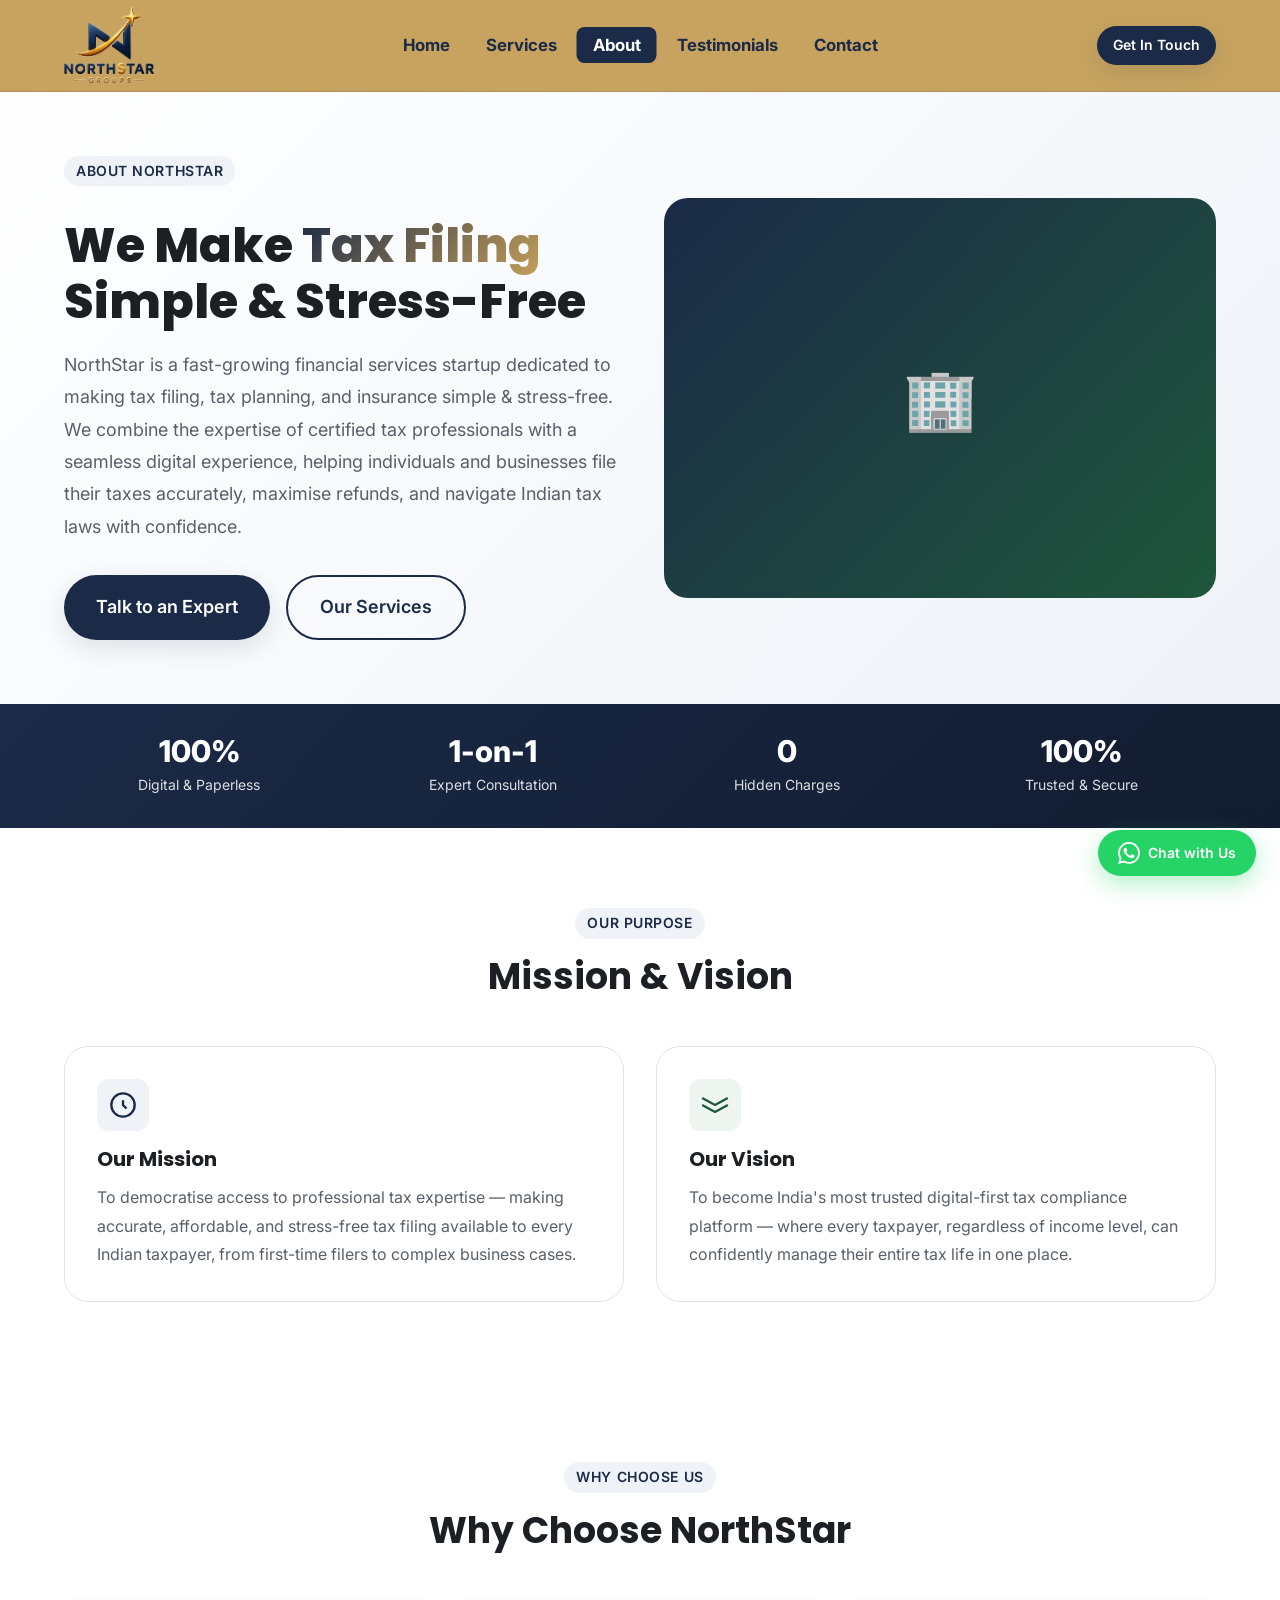
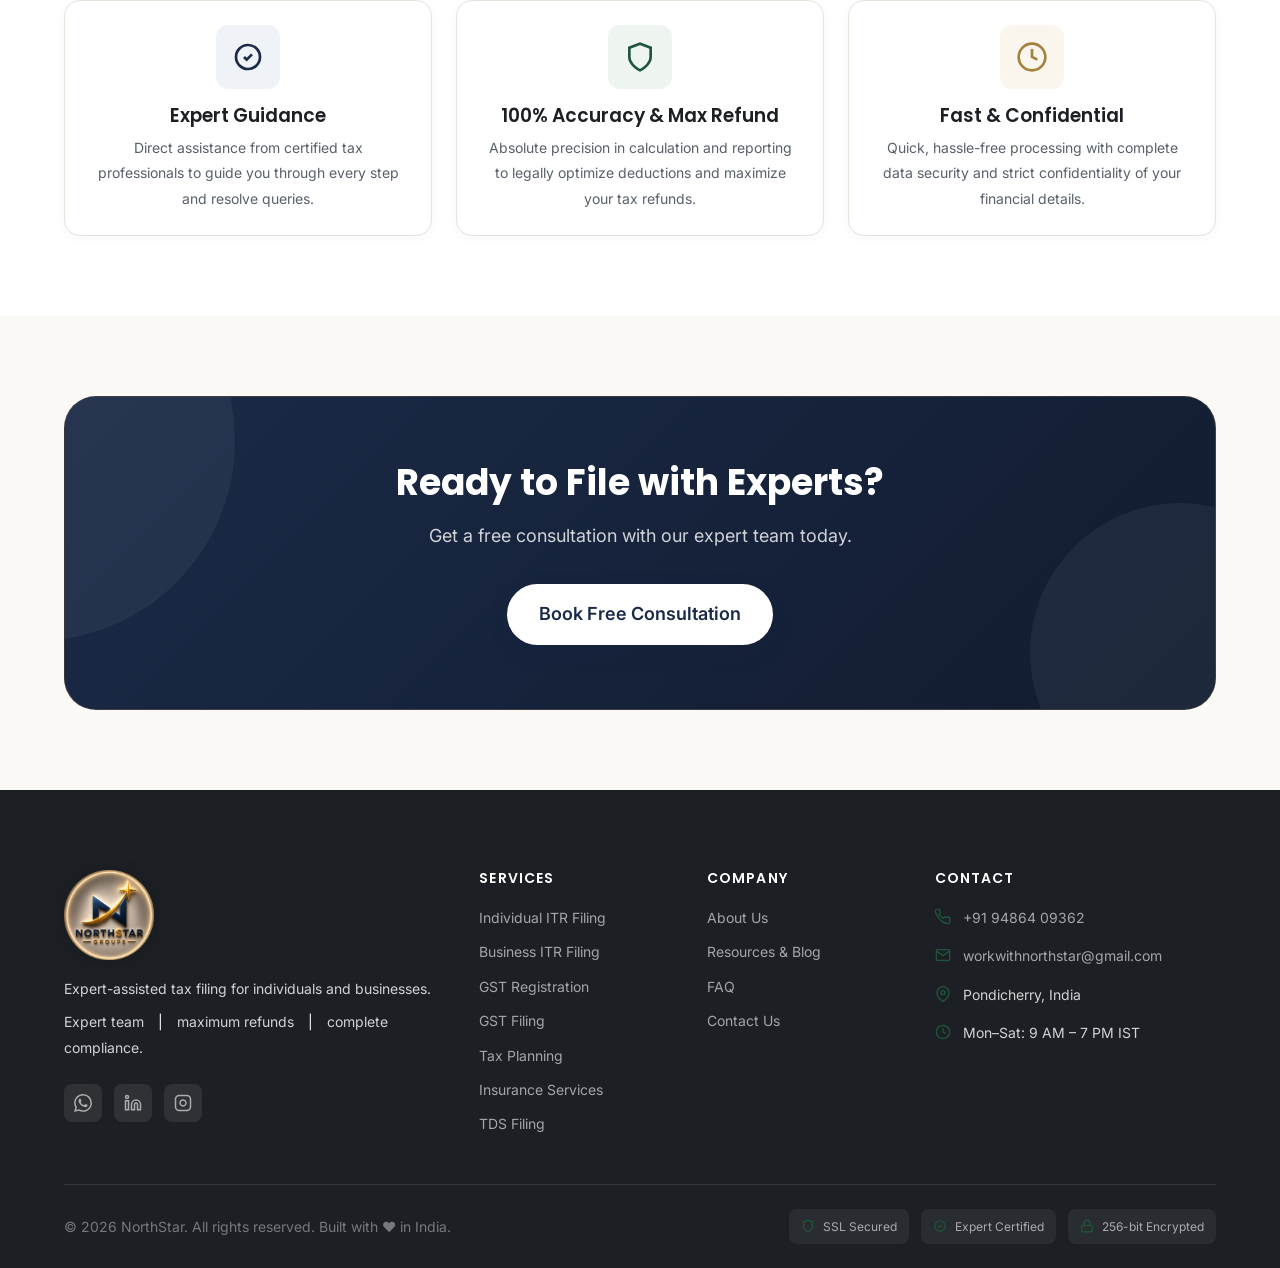
<file: pages/about.html>
<!DOCTYPE html>
<html lang="en">

<head>
  <meta charset="UTF-8" />
  <meta name="viewport" content="width=device-width, initial-scale=1.0" />
  <title>About Us — NorthStar | Expert-Guided Tax Filing Services India</title>
  <meta name="description"
    content="Learn about NorthStar — India's trusted ITR and GST filing startup. Digital-first, expert support, transparent tax filing." />
  <link rel="preconnect" href="https://fonts.googleapis.com" />
  <link
    href="https://fonts.googleapis.com/css2?family=Inter:wght@400;500;600;700;800&family=Poppins:wght@500;600;700;800&display=swap"
    rel="stylesheet" />
  <link rel="stylesheet" href="../css/variables.css?v=1.2" />
  <link rel="stylesheet" href="../css/reset.css?v=1.2" />
  <link rel="stylesheet" href="../css/main.css?v=1.2" />
  <style>
    .about-hero {
      background: linear-gradient(135deg, var(--bg-white) 0%, var(--primary-light) 100%);
      padding: calc(var(--nav-height) + var(--sp-16)) 0 var(--sp-16);
    }

    .about-hero-grid {
      display: grid;
      grid-template-columns: 1fr 1fr;
      gap: var(--sp-12);
      align-items: center;
    }

    .about-img-placeholder {
      background: linear-gradient(135deg, var(--primary), var(--secondary));
      border-radius: var(--radius-xl);
      height: 400px;
      display: flex;
      align-items: center;
      justify-content: center;
      color: #fff;
      font-size: var(--text-6xl);
    }

    .team-grid {
      display: grid;
      grid-template-columns: repeat(4, 1fr);
      gap: var(--sp-6);
    }

    .team-card {
      text-align: center;
    }

    .team-avatar {
      width: 88px;
      height: 88px;
      border-radius: 50%;
      margin: 0 auto var(--sp-4);
      background: linear-gradient(135deg, var(--primary), var(--secondary));
      display: flex;
      align-items: center;
      justify-content: center;
      color: #fff;
      font-size: var(--text-2xl);
      font-weight: var(--fw-bold);
    }

    .team-name {
      font-weight: var(--fw-semi);
      margin-bottom: 4px;
    }

    .team-role {
      font-size: var(--text-sm);
      color: var(--text-muted);
    }

    .cert-grid {
      display: grid;
      grid-template-columns: repeat(3, 1fr);
      gap: var(--sp-6);
    }

    .cert-card {
      background: var(--bg-white);
      border-radius: var(--radius-lg);
      padding: var(--sp-6);
      border: 1px solid var(--border);
      text-align: center;
      box-shadow: var(--shadow-sm);
    }

    .cert-icon {
      width: 64px;
      height: 64px;
      margin: 0 auto var(--sp-4);
      background: var(--primary-light);
      border-radius: var(--radius-md);
      display: flex;
      align-items: center;
      justify-content: center;
      color: var(--primary);
    }

    .mission-grid {
      display: grid;
      grid-template-columns: 1fr 1fr;
      gap: var(--sp-8);
    }

    .mission-card {
      background: var(--bg-white);
      border-radius: var(--radius-xl);
      padding: var(--sp-8);
      border: 1px solid var(--border);
    }

    .mission-icon {
      width: 52px;
      height: 52px;
      border-radius: var(--radius-md);
      display: flex;
      align-items: center;
      justify-content: center;
      margin-bottom: var(--sp-4);
    }

    @media (max-width: 1023px) {

      .about-hero-grid,
      .mission-grid {
        grid-template-columns: 1fr;
      }

      .team-grid {
        grid-template-columns: repeat(2, 1fr);
      }

      .cert-grid {
        grid-template-columns: repeat(2, 1fr);
      }

      .about-img-placeholder {
        height: 280px;
      }
    }

    @media (max-width: 767px) {
      .about-hero {
        padding: calc(var(--nav-height) + var(--sp-10)) 0 var(--sp-10);
      }

      .team-grid,
      .cert-grid {
        grid-template-columns: 1fr 1fr;
      }

      .about-img-placeholder {
        display: none;
      }

      .mission-card {
        padding: var(--sp-6);
      }
    }

    @media (max-width: 480px) {
      .team-grid {
        grid-template-columns: 1fr 1fr;
      }

      .cert-grid {
        grid-template-columns: 1fr;
      }

      .about-hero {
        padding: calc(var(--nav-height) + var(--sp-6)) 0 var(--sp-8);
      }
    }

    @media (max-width: 360px) {
      .team-grid {
        grid-template-columns: 1fr;
      }
    }
  </style>
  <script type="text/javascript">
    (function (c, l, a, r, i, t, y) {
      c[a] = c[a] || function () { (c[a].q = c[a].q || []).push(arguments) };
      t = l.createElement(r); t.async = 1; t.src = "https://www.clarity.ms/tag/" + i;
      y = l.getElementsByTagName(r)[0]; y.parentNode.insertBefore(t, y);
    })(window, document, "clarity", "script", "xf7hijyryt");
  </script>
</head>

<body>
  <!-- Navbar (shared) -->
  <nav class="navbar navbar-dark" id="navbar" role="navigation" aria-label="Main navigation">
    <div class="container">
      <div class="navbar-inner">
        <a href="../index.html" class="navbar-logo" aria-label="NorthStar Home">
          <img src="../assets/images/northstar-logo.png" alt="NorthStar Financial Services" class="navbar-logo-img" />
        </a>
        <ul class="navbar-nav" role="list">
          <li><a href="../index.html#home" class="nav-link">Home</a></li>
          <li><a href="services.html" class="nav-link">Services</a></li>
          <li><a href="about.html" class="nav-link active">About</a></li>
          <li><a href="../index.html#testimonials" class="nav-link">Testimonials</a></li>
          <li><a href="../index.html#contact" class="nav-link">Contact</a></li>
        </ul>
        <div class="navbar-actions">
          <a href="tel:+919486409362" class="navbar-phone" aria-label="Call us">
            <svg width="16" height="16" fill="none" stroke="currentColor" stroke-width="2" viewBox="0 0 24 24"
              aria-hidden="true">
              <path
                d="M22 16.92v3a2 2 0 01-2.18 2 19.79 19.79 0 01-8.63-3.07A19.5 19.5 0 013.07 9.81a19.79 19.79 0 01-3.07-8.68A2 2 0 012 .18h3a2 2 0 012 1.72 12.84 12.84 0 00.7 2.81 2 2 0 01-.45 2.11L6.09 7.91a16 16 0 006 6l1.27-1.27a2 2 0 012.11-.45 12.84 12.84 0 002.81.7A2 2 0 0122 14.92z" />
            </svg>
            +91 94864 09362
          </a>
          <a href="../index.html#contact" class="btn btn-primary btn-sm">Get In Touch</a>
        </div>
        <button class="hamburger" id="hamburger" aria-label="Toggle menu" aria-expanded="false"
          aria-controls="mobile-menu"><span></span><span></span><span></span></button>
      </div>
    </div>
  </nav>

  <!-- Mobile Menu -->
  <div class="mobile-menu" id="mobile-menu" role="dialog" aria-label="Mobile navigation">
    <a href="../index.html#home" class="nav-link">Home</a>
    <a href="services.html" class="nav-link">Services</a>
    <a href="about.html" class="nav-link">About</a>
    <a href="../index.html#testimonials" class="nav-link">Testimonials</a>
    <a href="../index.html#contact" class="nav-link">Contact</a>
    <div class="mobile-menu-actions">
      <a href="tel:+919486409362" class="btn btn-outline">📞 +91 94864 09362</a>
      <a href="../index.html#contact" class="btn btn-primary">Get In Touch</a>
    </div>
  </div>

  <main>
    <!-- Hero -->
    <section class="about-hero">
      <div class="container">
        <div class="about-hero-grid">
          <div>
            <span class="section-tag">About NorthStar</span>
            <h1 class="hero-title"
              style="font-size: clamp(var(--text-3xl), 4vw, var(--text-5xl)); margin-top: var(--sp-4);">We Make <span
                class="highlight">Tax Filing</span> Simple & Stress-Free</h1>
            <p
              style="font-size: var(--text-lg); color: var(--text-secondary); line-height: var(--lh-relaxed); margin-top: var(--sp-5);">
              NorthStar is a fast-growing financial services startup dedicated to making tax filing, tax planning, and
              insurance simple & stress-free. We combine the expertise of certified tax professionals with a seamless
              digital experience, helping individuals and businesses file their taxes accurately, maximise refunds, and
              navigate Indian tax laws with confidence.</p>
            <div style="display:flex; gap: var(--sp-4); margin-top: var(--sp-8); flex-wrap: wrap;">
              <a href="../index.html#contact" class="btn btn-primary btn-lg">Talk to an Expert</a>
              <a href="services.html" class="btn btn-outline btn-lg">Our Services</a>
            </div>
          </div>
          <div class="about-img-placeholder" aria-label="NorthStar team photo placeholder">🏢</div>
        </div>
      </div>
    </section>

    <!-- Stats -->
    <section class="trust-bar" aria-label="Company statistics">
      <div class="container">
        <div class="trust-bar-grid">
          <div class="trust-stat">
            <div class="trust-stat-value">100%</div>
            <div class="trust-stat-label">Digital &amp; Paperless</div>
          </div>
          <div class="trust-stat">
            <div class="trust-stat-value">1-on-1</div>
            <div class="trust-stat-label">Expert Consultation</div>
          </div>
          <div class="trust-stat">
            <div class="trust-stat-value">0</div>
            <div class="trust-stat-label">Hidden Charges</div>
          </div>
          <div class="trust-stat">
            <div class="trust-stat-value">100%</div>
            <div class="trust-stat-label">Trusted &amp; Secure</div>
          </div>
        </div>
      </div>
    </section>

    <!-- Mission & Vision -->
    <section class="section">
      <div class="container">
        <div class="section-header">
          <span class="section-tag">Our Purpose</span>
          <h2 class="section-title">Mission & Vision</h2>
        </div>
        <div class="mission-grid">
          <div class="mission-card">
            <div class="mission-icon" style="background: var(--primary-light);"><svg width="28" height="28" fill="none"
                stroke="var(--primary)" stroke-width="2" viewBox="0 0 24 24">
                <circle cx="12" cy="12" r="10" />
                <path d="M12 8v4l3 3" />
              </svg></div>
            <h3 style="font-size: var(--text-xl); margin-bottom: var(--sp-3);">Our Mission</h3>
            <p style="color: var(--text-secondary); line-height: var(--lh-relaxed);">To democratise access to
              professional tax expertise — making accurate, affordable, and stress-free tax filing available to every
              Indian taxpayer, from first-time filers to complex business cases.</p>
          </div>
          <div class="mission-card">
            <div class="mission-icon" style="background: var(--secondary-light);"><svg width="28" height="28"
                fill="none" stroke="var(--secondary)" stroke-width="2" viewBox="0 0 24 24">
                <path d="M1 6l11 6 11-6M1 12l11 6 11-6" />
              </svg></div>
            <h3 style="font-size: var(--text-xl); margin-bottom: var(--sp-3);">Our Vision</h3>
            <p style="color: var(--text-secondary); line-height: var(--lh-relaxed);">To become India's most trusted
              digital-first tax compliance platform — where every taxpayer, regardless of income level, can confidently
              manage their entire tax life in one place.</p>
          </div>
        </div>
      </div>
    </section>



    <!-- Certifications -->
    <section class="section">
      <div class="container">
        <div class="section-header">
          <span class="section-tag">Why Choose Us</span>
          <h2 class="section-title">Why Choose NorthStar</h2>
        </div>
        <div class="cert-grid">
          <div class="cert-card">
            <div class="cert-icon" style="background: var(--primary-light); color: var(--primary);">
              <svg width="32" height="32" fill="none" stroke="currentColor" stroke-width="2" viewBox="0 0 24 24">
                <path d="M9 12l2 2 4-4m6 2a9 9 0 11-18 0 9 9 0 0118 0z" />
              </svg>
            </div>
            <h3 style="font-weight: var(--fw-semi); margin-bottom: var(--sp-2);">Expert Guidance</h3>
            <p style="font-size: var(--text-sm); color: var(--text-secondary);">Direct assistance from certified tax
              professionals to guide you through every step and resolve queries.</p>
          </div>
          <div class="cert-card">
            <div class="cert-icon" style="background: var(--secondary-light); color: var(--secondary);">
              <svg width="32" height="32" fill="none" stroke="currentColor" stroke-width="2" viewBox="0 0 24 24">
                <path d="M12 22s8-4 8-10V5l-8-3-8 3v7c0 6 8 10 8 10z" />
              </svg>
            </div>
            <h3 style="font-weight: var(--fw-semi); margin-bottom: var(--sp-2);">100% Accuracy &amp; Max Refund</h3>
            <p style="font-size: var(--text-sm); color: var(--text-secondary);">Absolute precision in calculation and
              reporting to legally optimize deductions and maximize your tax refunds.</p>
          </div>
          <div class="cert-card">
            <div class="cert-icon" style="background: var(--accent-light); color: var(--accent-dark);">
              <svg width="32" height="32" fill="none" stroke="currentColor" stroke-width="2" viewBox="0 0 24 24">
                <circle cx="12" cy="12" r="10" />
                <path d="M12 6v6l4 2" />
              </svg>
            </div>
            <h3 style="font-weight: var(--fw-semi); margin-bottom: var(--sp-2);">Fast &amp; Confidential</h3>
            <p style="font-size: var(--text-sm); color: var(--text-secondary);">Quick, hassle-free processing with
              complete data security and strict confidentiality of your financial details.</p>
          </div>
        </div>
      </div>
    </section>

    <!-- CTA -->
    <section class="section section-alt">
      <div class="container">
        <div class="cta-banner">
          <div class="cta-banner-content">
            <h2 class="cta-banner-title">Ready to File with Experts?</h2>
            <p class="cta-banner-subtitle">Get a free consultation with our expert team today.</p>
            <div class="cta-banner-actions">
              <a href="../index.html#contact" class="btn btn-white btn-lg">Book Free Consultation</a>
            </div>
          </div>
        </div>
      </div>
    </section>
  </main>

  <!-- ===== FOOTER ===== -->
  <footer class="footer" role="contentinfo">
    <div class="container">
      <div class="footer-grid">
        <div class="footer-brand">
          <div class="footer-logo">
            <img src="../assets/images/northstar-footer-logo.png" alt="NorthStar Financial Services"
              class="footer-logo-img" />
          </div>
          <p class="footer-tagline">
            <span style="display: block; margin-bottom: var(--sp-2);">
              Expert-assisted tax filing for individuals and businesses.
            </span>
            <span style="display: block;">
              Expert team <span style="margin: 0 10px; color: #fff;">|</span> maximum refunds <span
                style="margin: 0 10px; color: #fff;">|</span> complete compliance.
            </span>
          </p>
          <div class="footer-social" aria-label="Social media links">
            <a href="https://wa.me/919486409362" target="_blank" rel="noopener" class="social-link"
              aria-label="WhatsApp">
              <svg width="18" height="18" viewBox="0 0 24 24" fill="currentColor" aria-hidden="true">
                <path
                  d="M17.472 14.382c-.297-.149-1.758-.867-2.03-.967-.273-.099-.471-.148-.67.15-.197.297-.767.966-.94 1.164-.173.199-.347.223-.644.075-.297-.15-1.255-.463-2.39-1.475-.883-.788-1.48-1.761-1.653-2.059-.173-.297-.018-.458.13-.606.134-.133.298-.347.446-.52.149-.174.198-.298.298-.497.099-.198.05-.371-.025-.52-.075-.149-.669-1.612-.916-2.207-.242-.579-.487-.5-.669-.51-.173-.008-.371-.01-.57-.01-.198 0-.52.074-.792.372-.272.297-1.04 1.016-1.04 2.479 0 1.462 1.065 2.875 1.213 3.074.149.198 2.096 3.2 5.077 4.487.709.306 1.262.489 1.694.625.712.227 1.36.195 1.871.118.571-.085 1.758-.719 2.006-1.413.248-.694.248-1.289.173-1.413-.074-.124-.272-.198-.57-.347m-5.421 7.403h-.004a9.87 9.87 0 01-5.031-1.378l-.361-.214-3.741.982.998-3.648-.235-.374a9.86 9.86 0 01-1.51-5.26c.001-5.45 4.436-9.884 9.888-9.884 2.64 0 5.122 1.03 6.988 2.898a9.825 9.825 0 012.893 6.994c-.003 5.45-4.437 9.884-9.885 9.884m8.413-18.297A11.815 11.815 0 0012.05 0C5.495 0 .16 5.335.157 11.892c0 2.096.547 4.142 1.588 5.945L.057 24l6.305-1.654a11.882 11.882 0 005.683 1.448h.005c6.554 0 11.89-5.335 11.893-11.893a11.821 11.821 0 00-3.48-8.413z" />
              </svg>
            </a>
            <a href="#" class="social-link" aria-label="LinkedIn"><svg width="18" height="18" fill="none"
                stroke="currentColor" stroke-width="2" viewBox="0 0 24 24" aria-hidden="true">
                <path d="M16 8a6 6 0 016 6v7h-4v-7a2 2 0 00-2-2 2 2 0 00-2 2v7h-4v-7a6 6 0 016-6z" />
                <rect x="2" y="9" width="4" height="12" />
                <circle cx="4" cy="4" r="2" />
              </svg></a>

            <a href="#" class="social-link" aria-label="Instagram"><svg width="18" height="18" fill="none"
                stroke="currentColor" stroke-width="2" viewBox="0 0 24 24" aria-hidden="true">
                <rect x="2" y="2" width="20" height="20" rx="5" />
                <path d="M16 11.37A4 4 0 1112.63 8 4 4 0 0116 11.37z" />
                <line x1="17.5" y1="6.5" x2="17.51" y2="6.5" />
              </svg></a>
          </div>
        </div>
        <div>
          <h3 class="footer-heading">Services</h3>
          <nav class="footer-links" aria-label="Services links">
            <a href="services.html#itr-individual" class="footer-link">Individual ITR Filing</a>
            <a href="services.html#itr-business" class="footer-link">Business ITR Filing</a>
            <a href="services.html#gst-registration" class="footer-link">GST Registration</a>
            <a href="services.html#gst-filing" class="footer-link">GST Filing</a>
            <a href="tax-planning.html" class="footer-link">Tax Planning</a>
            <a href="insurance.html" class="footer-link">Insurance Services</a>
            <a href="services.html#tds-filing" class="footer-link">TDS Filing</a>
          </nav>
        </div>
        <div>
          <h3 class="footer-heading">Company</h3>
          <nav class="footer-links" aria-label="Company links">
            <a href="about.html" class="footer-link">About Us</a>
            <a href="resources.html" class="footer-link">Resources & Blog</a>
            <a href="faq.html" class="footer-link">FAQ</a>
            <a href="../index.html#contact" class="footer-link">Contact Us</a>
          </nav>
        </div>
        <div>
          <h3 class="footer-heading">Contact</h3>
          <div class="footer-contact-item">
            <svg width="16" height="16" fill="none" stroke="currentColor" stroke-width="2" viewBox="0 0 24 24"
              aria-hidden="true">
              <path
                d="M22 16.92v3a2 2 0 01-2.18 2 19.79 19.79 0 01-8.63-3.07A19.5 19.5 0 013.07 9.81a19.79 19.79 0 01-3.07-8.68A2 2 0 012 .18h3a2 2 0 012 1.72 12.84 12.84 0 00.7 2.81 2 2 0 01-.45 2.11L6.09 7.91a16 16 0 006 6l1.27-1.27a2 2 0 012.11-.45 12.84 12.84 0 002.81.7A2 2 0 0122 14.92z" />
            </svg>
            <a href="tel:+919486409362" style="color: rgba(255,255,255,0.6);">+91 94864 09362</a>
          </div>
          <div class="footer-contact-item">
            <svg width="16" height="16" fill="none" stroke="currentColor" stroke-width="2" viewBox="0 0 24 24"
              aria-hidden="true">
              <path d="M4 4h16c1.1 0 2 .9 2 2v12c0 1.1-.9 2-2 2H4c-1.1 0-2-.9-2-2V6c0-1.1.9-2 2-2z" />
              <polyline points="22,6 12,13 2,6" />
            </svg>
            <a href="mailto:workwithnorthstar@gmail.com"
              style="color: rgba(255,255,255,0.6);">workwithnorthstar@gmail.com</a>
          </div>
          <div class="footer-contact-item">
            <svg width="16" height="16" fill="none" stroke="currentColor" stroke-width="2" viewBox="0 0 24 24"
              aria-hidden="true">
              <path d="M21 10c0 7-9 13-9 13s-9-6-9-13a9 9 0 0118 0z" />
              <circle cx="12" cy="10" r="3" />
            </svg>
            <span>Pondicherry, India</span>
          </div>
          <div class="footer-contact-item">
            <svg width="16" height="16" fill="none" stroke="currentColor" stroke-width="2" viewBox="0 0 24 24"
              aria-hidden="true">
              <circle cx="12" cy="12" r="10" />
              <polyline points="12,6 12,12 16,14" />
            </svg>
            <span>Mon–Sat: 9 AM – 7 PM IST</span>
          </div>
        </div>
      </div>
      <div class="footer-bottom">
        <p class="footer-copyright">© <span id="footer-year"></span> NorthStar. All rights reserved. Built with ❤️ in
          India.</p>
        <div class="footer-badges" aria-label="Security certifications">
          <div class="security-badge">
            <svg width="14" height="14" fill="none" stroke="currentColor" stroke-width="2" viewBox="0 0 24 24"
              aria-hidden="true">
              <path d="M12 22s8-4 8-10V5l-8-3-8 3v7c0 6 8 10 8 10z" />
            </svg>
            SSL Secured
          </div>
          <div class="security-badge">
            <svg width="14" height="14" fill="none" stroke="currentColor" stroke-width="2" viewBox="0 0 24 24"
              aria-hidden="true">
              <path d="M9 12l2 2 4-4m6 2a9 9 0 11-18 0 9 9 0 0118 0z" />
            </svg>
            Expert Certified
          </div>
          <div class="security-badge">
            <svg width="14" height="14" fill="none" stroke="currentColor" stroke-width="2" viewBox="0 0 24 24"
              aria-hidden="true">
              <rect x="3" y="11" width="18" height="11" rx="2" />
              <path d="M7 11V7a5 5 0 0110 0v4" />
            </svg>
            256-bit Encrypted
          </div>
        </div>
      </div>
    </div>
  </footer>
  <a href="https://wa.me/919486409362?text=Hi%2C%20I%27d%20like%20to%20know%20more%20about%20your%20ITR%20filing%20services."
    class="whatsapp-float" target="_blank" rel="noopener" aria-label="Chat on WhatsApp">
    <svg width="22" height="22" viewBox="0 0 24 24" fill="currentColor" aria-hidden="true">
      <path
        d="M17.472 14.382c-.297-.149-1.758-.867-2.03-.967-.273-.099-.471-.148-.67.15-.197.297-.767.966-.94 1.164-.173.199-.347.223-.644.075-.297-.15-1.255-.463-2.39-1.475-.883-.788-1.48-1.761-1.653-2.059-.173-.297-.018-.458.13-.606.134-.133.298-.347.446-.52.149-.174.198-.298.298-.497.099-.198.05-.371-.025-.52-.075-.149-.669-1.612-.916-2.207-.242-.579-.487-.5-.669-.51-.173-.008-.371-.01-.57-.01-.198 0-.52.074-.792.372-.272.297-1.04 1.016-1.04 2.479 0 1.462 1.065 2.875 1.213 3.074.149.198 2.096 3.2 5.077 4.487.709.306 1.262.489 1.694.625.712.227 1.36.195 1.871.118.571-.085 1.758-.719 2.006-1.413.248-.694.248-1.289.173-1.413-.074-.124-.272-.198-.57-.347m-5.421 7.403h-.004a9.87 9.87 0 01-5.031-1.378l-.361-.214-3.741.982.998-3.648-.235-.374a9.86 9.86 0 01-1.51-5.26c.001-5.45 4.436-9.884 9.888-9.884 2.64 0 5.122 1.03 6.988 2.898a9.825 9.825 0 012.893 6.994c-.003 5.45-4.437 9.884-9.885 9.884m8.413-18.297A11.815 11.815 0 0012.05 0C5.495 0 .16 5.335.157 11.892c0 2.096.547 4.142 1.588 5.945L.057 24l6.305-1.654a11.882 11.882 0 005.683 1.448h.005c6.554 0 11.89-5.335 11.893-11.893a11.821 11.821 0 00-3.48-8.413z" />
    </svg>
    <span class="wa-label">Chat with Us</span>
  </a>
  <script src="../js/main.js?v=1.2"></script>
</body>

</html>
</file>
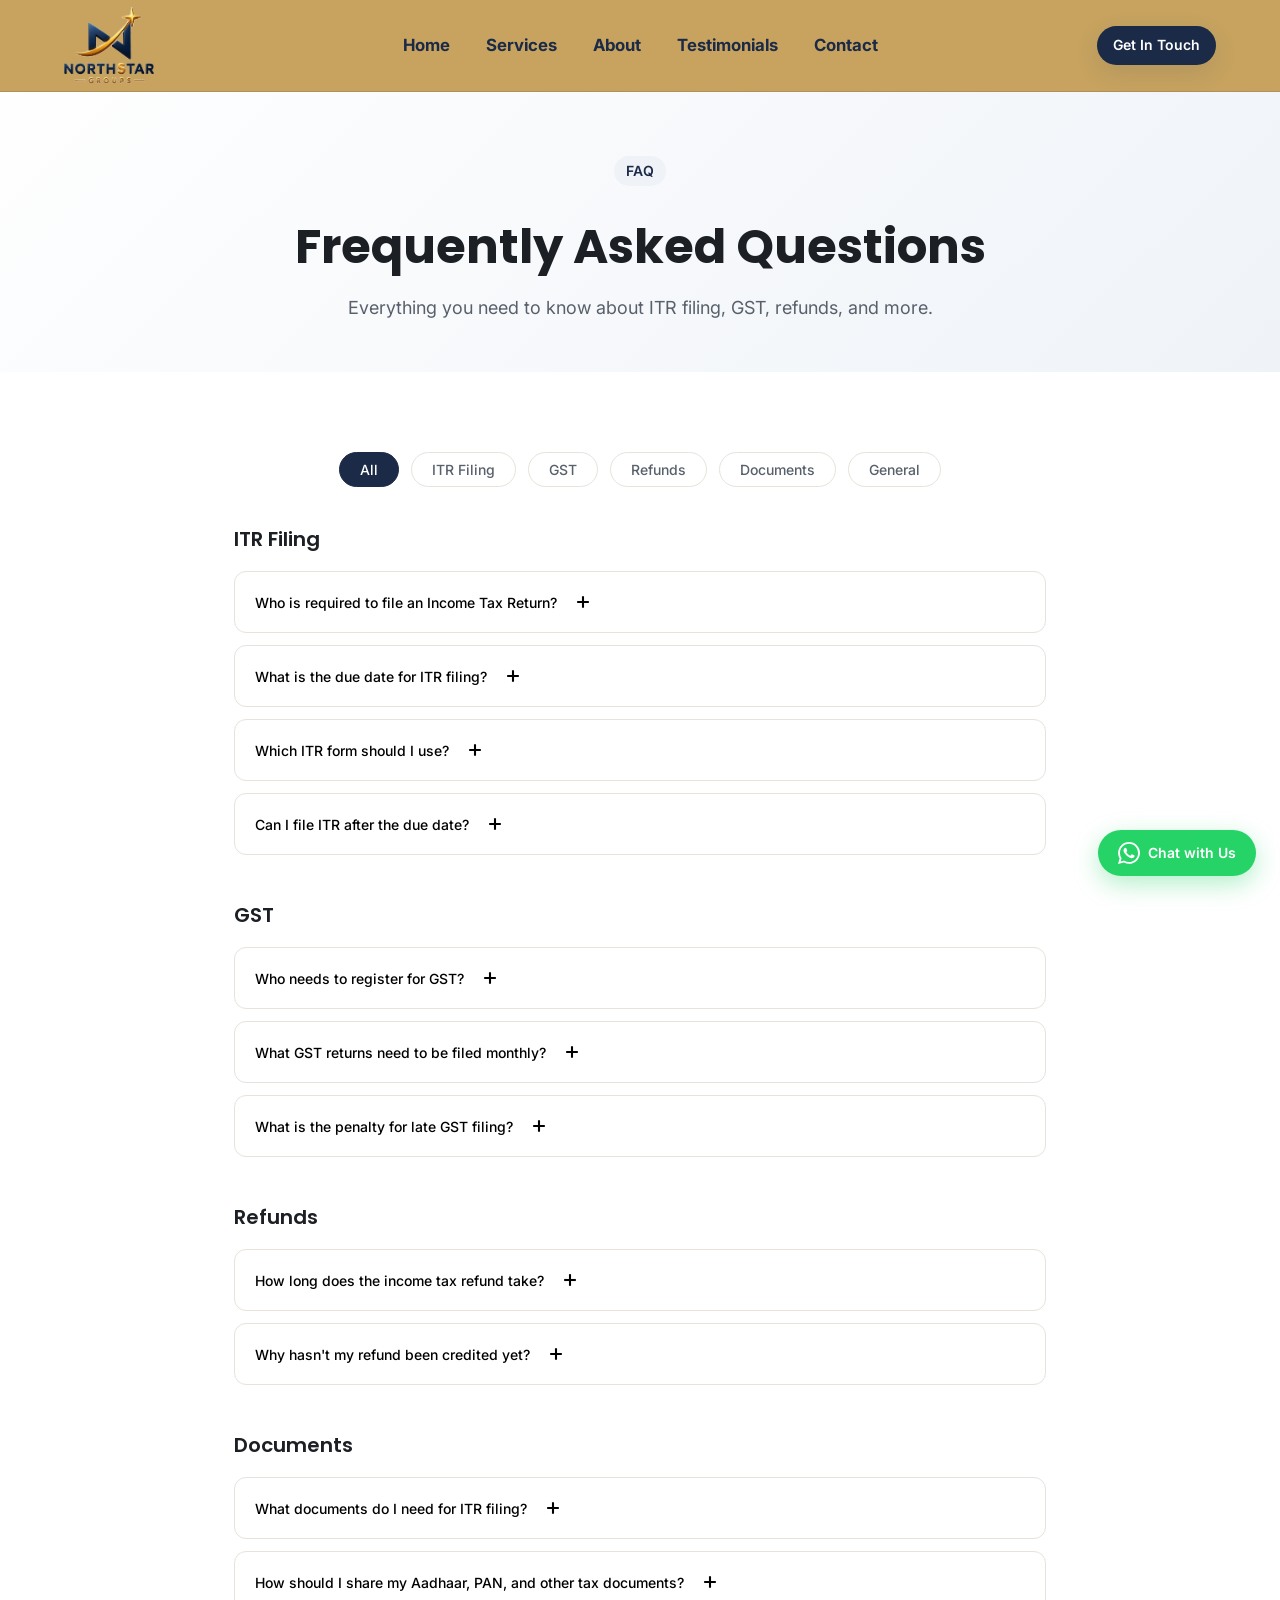
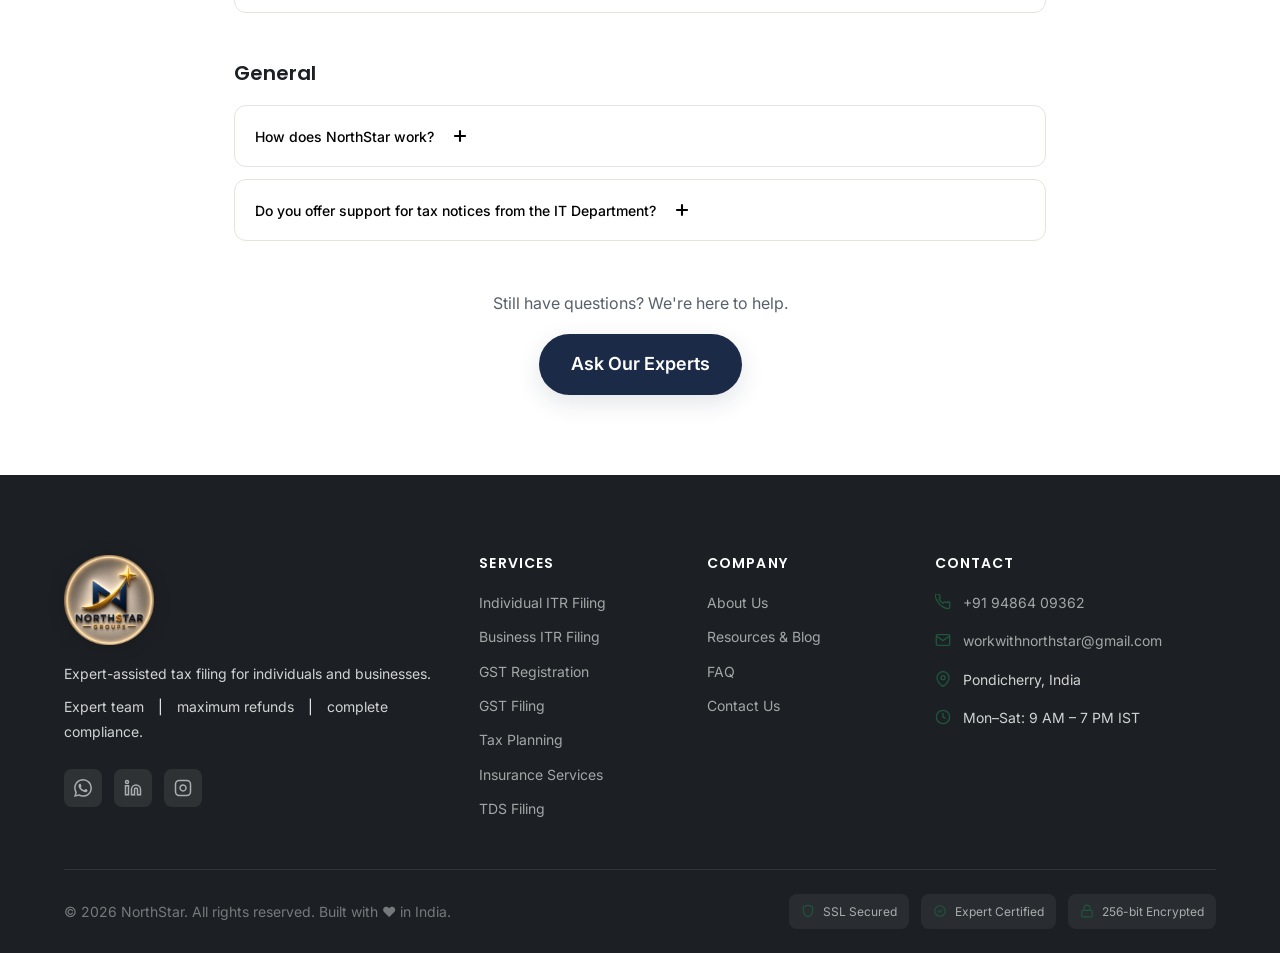
<file: pages/faq.html>
<!DOCTYPE html>
<html lang="en">

<head>
  <meta charset="UTF-8" />
  <meta name="viewport" content="width=device-width,initial-scale=1.0" />
  <title>FAQ — NorthStar | Income Tax, GST & Refund Questions Answered</title>
  <meta name="description"
    content="Answers to the most common questions about ITR filing, GST, tax refunds, documents, and compliance in India." />
  <link rel="preconnect" href="https://fonts.googleapis.com" />
  <link
    href="https://fonts.googleapis.com/css2?family=Inter:wght@400;500;600;700;800&family=Poppins:wght@500;600;700;800&display=swap"
    rel="stylesheet" />
  <link rel="stylesheet" href="../css/variables.css?v=1.2" />
  <link rel="stylesheet" href="../css/reset.css?v=1.2" />
  <link rel="stylesheet" href="../css/main.css?v=1.2" />
  <style>
    .faq-hero {
      background: linear-gradient(135deg, var(--bg-white) 0%, var(--primary-light) 100%);
      padding: calc(var(--nav-height) + var(--sp-16)) 0 var(--sp-12);
      text-align: center;
    }

    .faq-cats {
      display: flex;
      gap: var(--sp-3);
      flex-wrap: wrap;
      justify-content: center;
      margin-bottom: var(--sp-10);
    }

    .faq-cat-btn {
      padding: var(--sp-2) var(--sp-5);
      border: 1.5px solid var(--border);
      border-radius: var(--radius-full);
      font-size: var(--text-sm);
      font-weight: var(--fw-medium);
      cursor: pointer;
      transition: var(--transition);
      background: #fff;
      color: var(--text-secondary);
    }

    .faq-cat-btn.active,
    .faq-cat-btn:hover {
      background: var(--primary);
      color: #fff;
      border-color: var(--primary);
    }

    .faq-section {
      margin-bottom: var(--sp-12);
    }

    .faq-section-title {
      font-size: var(--text-xl);
      font-weight: var(--fw-semi);
      margin-bottom: var(--sp-5);
      color: var(--text);
    }

    .faq-list {
      display: flex;
      flex-direction: column;
      gap: var(--sp-3);
    }

    .faq-item {
      border: 1px solid var(--border);
      border-radius: var(--radius-md);
      overflow: hidden;
      background: #fff;
    }
  </style>
  <script type="text/javascript">
    (function (c, l, a, r, i, t, y) {
      c[a] = c[a] || function () { (c[a].q = c[a].q || []).push(arguments) };
      t = l.createElement(r); t.async = 1; t.src = "https://www.clarity.ms/tag/" + i;
      y = l.getElementsByTagName(r)[0]; y.parentNode.insertBefore(t, y);
    })(window, document, "clarity", "script", "xf7hijyryt");
  </script>
</head>

<body>
  <nav class="navbar navbar-dark" id="navbar" role="navigation" aria-label="Main navigation">
    <div class="container">
      <div class="navbar-inner">
        <a href="../index.html" class="navbar-logo" aria-label="NorthStar Home">
          <img src="../assets/images/northstar-logo.png" alt="NorthStar Financial Services" class="navbar-logo-img" />
        </a>
        <ul class="navbar-nav" role="list">
          <li><a href="../index.html#home" class="nav-link">Home</a></li>
          <li><a href="services.html" class="nav-link">Services</a></li>
          <li><a href="about.html" class="nav-link">About</a></li>
          <li><a href="../index.html#testimonials" class="nav-link">Testimonials</a></li>
          <li><a href="../index.html#contact" class="nav-link">Contact</a></li>
        </ul>
        <div class="navbar-actions">
          <a href="tel:+919486409362" class="navbar-phone" aria-label="Call us">
            <svg width="16" height="16" fill="none" stroke="currentColor" stroke-width="2" viewBox="0 0 24 24"
              aria-hidden="true">
              <path
                d="M22 16.92v3a2 2 0 01-2.18 2 19.79 19.79 0 01-8.63-3.07A19.5 19.5 0 013.07 9.81a19.79 19.79 0 01-3.07-8.68A2 2 0 012 .18h3a2 2 0 012 1.72(12.84 12.84 0 00.7 2.81 2 2 0 01-.45 2.11L6.09 7.91a16 16 0 006 6l1.27-1.27a2 2 0 012.11-.45 12.84 12.84 0 002.81.7A2 2 0 0122 14.92z" />
            </svg>
            +91 94864 09362
          </a>
          <a href="../index.html#contact" class="btn btn-primary btn-sm">Get In Touch</a>
        </div>
        <button class="hamburger" id="hamburger" aria-label="Toggle menu" aria-expanded="false"
          aria-controls="mobile-menu"><span></span><span></span><span></span></button>
      </div>
    </div>
  </nav>

  <!-- Mobile Menu -->
  <div class="mobile-menu" id="mobile-menu" role="dialog" aria-label="Mobile navigation">
    <a href="../index.html#home" class="nav-link">Home</a>
    <a href="services.html" class="nav-link">Services</a>
    <a href="about.html" class="nav-link">About</a>
    <a href="../index.html#testimonials" class="nav-link">Testimonials</a>
    <a href="../index.html#contact" class="nav-link">Contact</a>
    <div class="mobile-menu-actions">
      <a href="tel:+919486409362" class="btn btn-outline">📞 +91 94864 09362</a>
      <a href="../index.html#contact" class="btn btn-primary">Get In Touch</a>
    </div>
  </div>
  </div>

  <main>
    <section class="faq-hero">
      <div class="container">
        <span class="section-tag">FAQ</span>
        <h1 class="section-title" style="margin-top:var(--sp-4);font-size:clamp(var(--text-3xl),5vw,var(--text-5xl));">
          Frequently Asked Questions</h1>
        <p class="section-subtitle" style="margin-top:var(--sp-4);">Everything you need to know about ITR filing, GST,
          refunds, and more.</p>
      </div>
    </section>

    <section class="section">
      <div class="container" style="max-width: 860px;">
        <div class="faq-cats" role="group" aria-label="FAQ categories">
          <button class="faq-cat-btn active" onclick="filterFaq('all', this)">All</button>
          <button class="faq-cat-btn" onclick="filterFaq('itr', this)">ITR Filing</button>
          <button class="faq-cat-btn" onclick="filterFaq('gst', this)">GST</button>
          <button class="faq-cat-btn" onclick="filterFaq('refunds', this)">Refunds</button>
          <button class="faq-cat-btn" onclick="filterFaq('docs', this)">Documents</button>
          <button class="faq-cat-btn" onclick="filterFaq('general', this)">General</button>
        </div>

        <!-- ITR Section -->
        <div class="faq-section" data-cat="itr">
          <h2 class="faq-section-title">ITR Filing</h2>
          <div class="faq-list">
            <div class="faq-item"><button class="faq-question" onclick="toggleFaq(this)" aria-expanded="false">Who is
                required to file an Income Tax Return?<svg class="faq-icon" fill="none" stroke="currentColor"
                  stroke-width="2.5" viewBox="0 0 24 24" aria-hidden="true">
                  <line x1="12" y1="5" x2="12" y2="19" />
                  <line x1="5" y1="12" x2="19" y2="12" />
                </svg></button>
              <div class="faq-answer" role="region">
                <div class="faq-answer-inner">Any individual with taxable income above the basic exemption limit (₹2.5
                  lakh for individuals below 60 years) is required to file. It is also mandatory if you own foreign
                  assets, have a high electricity bill (over ₹1 lakh), or want to claim a refund — even if your income
                  is below the limit.</div>
              </div>
            </div>
            <div class="faq-item"><button class="faq-question" onclick="toggleFaq(this)" aria-expanded="false">What is
                the due date for ITR filing?<svg class="faq-icon" fill="none" stroke="currentColor" stroke-width="2.5"
                  viewBox="0 0 24 24" aria-hidden="true">
                  <line x1="12" y1="5" x2="12" y2="19" />
                  <line x1="5" y1="12" x2="19" y2="12" />
                </svg></button>
              <div class="faq-answer" role="region">
                <div class="faq-answer-inner">For most individuals and HUFs, the due date is July 31st of the assessment
                  year. For businesses requiring audit, the deadline is October 31st. Late filing attracts a penalty of
                  ₹1,000–₹5,000 depending on income.</div>
              </div>
            </div>
            <div class="faq-item"><button class="faq-question" onclick="toggleFaq(this)" aria-expanded="false">Which ITR
                form should I use?<svg class="faq-icon" fill="none" stroke="currentColor" stroke-width="2.5"
                  viewBox="0 0 24 24" aria-hidden="true">
                  <line x1="12" y1="5" x2="12" y2="19" />
                  <line x1="5" y1="12" x2="19" y2="12" />
                </svg></button>
              <div class="faq-answer" role="region">
                <div class="faq-answer-inner">The correct form depends on your income type: ITR-1 for salaried
                  individuals with one employer; ITR-2 for those with capital gains or multiple properties; ITR-3 for
                  business/profession income; ITR-4 for presumptive income scheme. Our experts will automatically select
                  the right form for you.</div>
              </div>
            </div>
            <div class="faq-item"><button class="faq-question" onclick="toggleFaq(this)" aria-expanded="false">Can I
                file ITR after the due date?<svg class="faq-icon" fill="none" stroke="currentColor" stroke-width="2.5"
                  viewBox="0 0 24 24" aria-hidden="true">
                  <line x1="12" y1="5" x2="12" y2="19" />
                  <line x1="5" y1="12" x2="19" y2="12" />
                </svg></button>
              <div class="faq-answer" role="region">
                <div class="faq-answer-inner">Yes, you can file a belated return until December 31st of the assessment
                  year. A late filing fee of ₹5,000 applies (₹1,000 if income is below ₹5 lakh). Note that you cannot
                  carry forward most losses in a belated return.</div>
              </div>
            </div>
          </div>
        </div>

        <!-- GST Section -->
        <div class="faq-section" data-cat="gst">
          <h2 class="faq-section-title">GST</h2>
          <div class="faq-list">
            <div class="faq-item"><button class="faq-question" onclick="toggleFaq(this)" aria-expanded="false">Who needs
                to register for GST?<svg class="faq-icon" fill="none" stroke="currentColor" stroke-width="2.5"
                  viewBox="0 0 24 24" aria-hidden="true">
                  <line x1="12" y1="5" x2="12" y2="19" />
                  <line x1="5" y1="12" x2="19" y2="12" />
                </svg></button>
              <div class="faq-answer" role="region">
                <div class="faq-answer-inner">Businesses with annual turnover exceeding ₹40 lakh (₹20 lakh for special
                  category states) for goods, or ₹20 lakh (₹10 lakh for special states) for services, must register for
                  GST. Interstate suppliers and e-commerce operators also need mandatory registration regardless of
                  turnover.</div>
              </div>
            </div>
            <div class="faq-item"><button class="faq-question" onclick="toggleFaq(this)" aria-expanded="false">What GST
                returns need to be filed monthly?<svg class="faq-icon" fill="none" stroke="currentColor"
                  stroke-width="2.5" viewBox="0 0 24 24" aria-hidden="true">
                  <line x1="12" y1="5" x2="12" y2="19" />
                  <line x1="5" y1="12" x2="19" y2="12" />
                </svg></button>
              <div class="faq-answer" role="region">
                <div class="faq-answer-inner">Most regular GST taxpayers must file GSTR-1 (outward supplies, monthly or
                  quarterly) and GSTR-3B (summary return, monthly). Annual filers under QRMP scheme file GSTR-1
                  quarterly. We handle all these returns for you on time.</div>
              </div>
            </div>
            <div class="faq-item"><button class="faq-question" onclick="toggleFaq(this)" aria-expanded="false">What is
                the penalty for late GST filing?<svg class="faq-icon" fill="none" stroke="currentColor"
                  stroke-width="2.5" viewBox="0 0 24 24" aria-hidden="true">
                  <line x1="12" y1="5" x2="12" y2="19" />
                  <line x1="5" y1="12" x2="19" y2="12" />
                </svg></button>
              <div class="faq-answer" role="region">
                <div class="faq-answer-inner">Late GST filing attracts a penalty of ₹50/day (₹25 CGST + ₹25 SGST) up to
                  a maximum of ₹10,000 per return. For nil returns, the late fee is ₹20/day. Interest at 18% per annum
                  applies on outstanding tax liability.</div>
              </div>
            </div>
          </div>
        </div>

        <!-- Refunds Section -->
        <div class="faq-section" data-cat="refunds">
          <h2 class="faq-section-title">Refunds</h2>
          <div class="faq-list">
            <div class="faq-item"><button class="faq-question" onclick="toggleFaq(this)" aria-expanded="false">How long
                does the income tax refund take?<svg class="faq-icon" fill="none" stroke="currentColor"
                  stroke-width="2.5" viewBox="0 0 24 24" aria-hidden="true">
                  <line x1="12" y1="5" x2="12" y2="19" />
                  <line x1="5" y1="12" x2="19" y2="12" />
                </svg></button>
              <div class="faq-answer" role="region">
                <div class="faq-answer-inner">After e-verification of your ITR, refunds are typically processed within
                  2–6 weeks. Refund is credited directly to your pre-validated bank account. You can track it on the
                  Income Tax Portal (incometax.gov.in) using your PAN.</div>
              </div>
            </div>
            <div class="faq-item"><button class="faq-question" onclick="toggleFaq(this)" aria-expanded="false">Why
                hasn't my refund been credited yet?<svg class="faq-icon" fill="none" stroke="currentColor"
                  stroke-width="2.5" viewBox="0 0 24 24" aria-hidden="true">
                  <line x1="12" y1="5" x2="12" y2="19" />
                  <line x1="5" y1="12" x2="19" y2="12" />
                </svg></button>
              <div class="faq-answer" role="region">
                <div class="faq-answer-inner">Common reasons include: ITR not e-verified, bank account not pre-validated
                  on the IT portal, mismatch in bank details, or outstanding tax demand. Our team can diagnose the issue
                  and resolve it quickly. Contact us if your refund is delayed beyond 8 weeks.</div>
              </div>
            </div>
          </div>
        </div>

        <!-- Documents Section -->
        <div class="faq-section" data-cat="docs">
          <h2 class="faq-section-title">Documents</h2>
          <div class="faq-list">
            <div class="faq-item"><button class="faq-question" onclick="toggleFaq(this)" aria-expanded="false">What
                documents do I need for ITR filing?<svg class="faq-icon" fill="none" stroke="currentColor"
                  stroke-width="2.5" viewBox="0 0 24 24" aria-hidden="true">
                  <line x1="12" y1="5" x2="12" y2="19" />
                  <line x1="5" y1="12" x2="19" y2="12" />
                </svg></button>
              <div class="faq-answer" role="region">
                <div class="faq-answer-inner">For salaried individuals: PAN, Aadhaar, Form 16, bank statement,
                  investment proof (80C, 80D, HRA receipts). For business: all of the above plus sales records, purchase
                  invoices, and bank statements. For capital gains: demat account statement or capital gains statement
                  from broker.</div>
              </div>
            </div>
            <div class="faq-item"><button class="faq-question" onclick="toggleFaq(this)" aria-expanded="false">How
                should I share my Aadhaar, PAN, and other tax documents?<svg class="faq-icon" fill="none"
                  stroke="currentColor" stroke-width="2.5" viewBox="0 0 24 24" aria-hidden="true">
                  <line x1="12" y1="5" x2="12" y2="19" />
                  <line x1="5" y1="12" x2="19" y2="12" />
                </svg></button>
              <div class="faq-answer" role="region">
                <div class="faq-answer-inner">You can securely share your documents directly with your assigned tax
                  expert via WhatsApp or email. We do not host, store, or receive your documents on our servers,
                  ensuring your sensitive financial data remains completely confidential.</div>
              </div>
            </div>
          </div>
        </div>

        <!-- General Section -->
        <div class="faq-section" data-cat="general">
          <h2 class="faq-section-title">General</h2>
          <div class="faq-list">
            <div class="faq-item"><button class="faq-question" onclick="toggleFaq(this)" aria-expanded="false">How does
                NorthStar work?<svg class="faq-icon" fill="none" stroke="currentColor" stroke-width="2.5"
                  viewBox="0 0 24 24" aria-hidden="true">
                  <line x1="12" y1="5" x2="12" y2="19" />
                  <line x1="5" y1="12" x2="19" y2="12" />
                </svg></button>
              <div class="faq-answer" role="region">
                <div class="faq-answer-inner">It's simple: (1) Fill the enquiry form or contact us via WhatsApp/phone,
                  (2) Our tax expert reviews your case and advises you, (3) You share your documents with us via
                  WhatsApp or email — no portal login needed, (4) We prepare and file your return, (5) You receive the
                  acknowledgement. The whole process is done within 24 hours for most cases.</div>
              </div>
            </div>
            <div class="faq-item"><button class="faq-question" onclick="toggleFaq(this)" aria-expanded="false">Do you
                offer support for tax notices from the IT Department?<svg class="faq-icon" fill="none"
                  stroke="currentColor" stroke-width="2.5" viewBox="0 0 24 24" aria-hidden="true">
                  <line x1="12" y1="5" x2="12" y2="19" />
                  <line x1="5" y1="12" x2="19" y2="12" />
                </svg></button>
              <div class="faq-answer" role="region">
                <div class="faq-answer-inner">Yes. Our Premium plan and our standalone Tax Notice Assistance service
                  covers review of the notice, drafting a reply, and representing you before tax authorities if needed.
                  Don't ignore a tax notice — contact us immediately for a free assessment.</div>
              </div>
            </div>
          </div>
        </div>

        <div style="text-align:center;margin-top:var(--sp-10);">
          <p style="color:var(--text-secondary);margin-bottom:var(--sp-4);">Still have questions? We're here to help.
          </p>
          <a href="../index.html#contact" class="btn btn-primary btn-lg">Ask Our Experts</a>
        </div>
      </div>
    </section>
  </main>

  <!-- ===== FOOTER ===== -->
  <footer class="footer" role="contentinfo">
    <div class="container">
      <div class="footer-grid">
        <div class="footer-brand">
          <div class="footer-logo">
            <img src="../assets/images/northstar-footer-logo.png" alt="NorthStar Financial Services"
              class="footer-logo-img" />
          </div>
          <p class="footer-tagline">
            <span style="display: block; margin-bottom: var(--sp-2);">
              Expert-assisted tax filing for individuals and businesses.
            </span>
            <span style="display: block;">
              Expert team <span style="margin: 0 10px; color: #fff;">|</span> maximum refunds <span
                style="margin: 0 10px; color: #fff;">|</span> complete compliance.
            </span>
          </p>
          <div class="footer-social" aria-label="Social media links">
            <a href="https://wa.me/919486409362" target="_blank" rel="noopener" class="social-link"
              aria-label="WhatsApp">
              <svg width="18" height="18" viewBox="0 0 24 24" fill="currentColor" aria-hidden="true">
                <path
                  d="M17.472 14.382c-.297-.149-1.758-.867-2.03-.967-.273-.099-.471-.148-.67.15-.197.297-.767.966-.94 1.164-.173.199-.347.223-.644.075-.297-.15-1.255-.463-2.39-1.475-.883-.788-1.48-1.761-1.653-2.059-.173-.297-.018-.458.13-.606.134-.133.298-.347.446-.52.149-.174.198-.298.298-.497.099-.198.05-.371-.025-.52-.075-.149-.669-1.612-.916-2.207-.242-.579-.487-.5-.669-.51-.173-.008-.371-.01-.57-.01-.198 0-.52.074-.792.372-.272.297-1.04 1.016-1.04 2.479 0 1.462 1.065 2.875 1.213 3.074.149.198 2.096 3.2 5.077 4.487.709.306 1.262.489 1.694.625.712.227 1.36.195 1.871.118.571-.085 1.758-.719 2.006-1.413.248-.694.248-1.289.173-1.413-.074-.124-.272-.198-.57-.347m-5.421 7.403h-.004a9.87 9.87 0 01-5.031-1.378l-.361-.214-3.741.982.998-3.648-.235-.374a9.86 9.86 0 01-1.51-5.26c.001-5.45 4.436-9.884 9.888-9.884 2.64 0 5.122 1.03 6.988 2.898a9.825 9.825 0 012.893 6.994c-.003 5.45-4.437 9.884-9.885 9.884m8.413-18.297A11.815 11.815 0 0012.05 0C5.495 0 .16 5.335.157 11.892c0 2.096.547 4.142 1.588 5.945L.057 24l6.305-1.654a11.882 11.882 0 005.683 1.448h.005c6.554 0 11.89-5.335 11.893-11.893a11.821 11.821 0 00-3.48-8.413z" />
              </svg>
            </a>
            <a href="#" class="social-link" aria-label="LinkedIn"><svg width="18" height="18" fill="none"
                stroke="currentColor" stroke-width="2" viewBox="0 0 24 24" aria-hidden="true">
                <path d="M16 8a6 6 0 016 6v7h-4v-7a2 2 0 00-2-2 2 2 0 00-2 2v7h-4v-7a6 6 0 016-6z" />
                <rect x="2" y="9" width="4" height="12" />
                <circle cx="4" cy="4" r="2" />
              </svg></a>

            <a href="#" class="social-link" aria-label="Instagram"><svg width="18" height="18" fill="none"
                stroke="currentColor" stroke-width="2" viewBox="0 0 24 24" aria-hidden="true">
                <rect x="2" y="2" width="20" height="20" rx="5" />
                <path d="M16 11.37A4 4 0 1112.63 8 4 4 0 0116 11.37z" />
                <line x1="17.5" y1="6.5" x2="17.51" y2="6.5" />
              </svg></a>
          </div>
        </div>
        <div>
          <h3 class="footer-heading">Services</h3>
          <nav class="footer-links" aria-label="Services links">
            <a href="services.html#itr-individual" class="footer-link">Individual ITR Filing</a>
            <a href="services.html#itr-business" class="footer-link">Business ITR Filing</a>
            <a href="services.html#gst-registration" class="footer-link">GST Registration</a>
            <a href="services.html#gst-filing" class="footer-link">GST Filing</a>
            <a href="tax-planning.html" class="footer-link">Tax Planning</a>
            <a href="insurance.html" class="footer-link">Insurance Services</a>
            <a href="services.html#tds-filing" class="footer-link">TDS Filing</a>
          </nav>
        </div>
        <div>
          <h3 class="footer-heading">Company</h3>
          <nav class="footer-links" aria-label="Company links">
            <a href="about.html" class="footer-link">About Us</a>
            <a href="resources.html" class="footer-link">Resources & Blog</a>
            <a href="faq.html" class="footer-link">FAQ</a>
            <a href="../index.html#contact" class="footer-link">Contact Us</a>
          </nav>
        </div>
        <div>
          <h3 class="footer-heading">Contact</h3>
          <div class="footer-contact-item">
            <svg width="16" height="16" fill="none" stroke="currentColor" stroke-width="2" viewBox="0 0 24 24"
              aria-hidden="true">
              <path
                d="M22 16.92v3a2 2 0 01-2.18 2 19.79 19.79 0 01-8.63-3.07A19.5 19.5 0 013.07 9.81a19.79 19.79 0 01-3.07-8.68A2 2 0 012 .18h3a2 2 0 012 1.72 12.84 12.84 0 00.7 2.81 2 2 0 01-.45 2.11L6.09 7.91a16 16 0 006 6l1.27-1.27a2 2 0 012.11-.45 12.84 12.84 0 002.81.7A2 2 0 0122 14.92z" />
            </svg>
            <a href="tel:+919486409362" style="color: rgba(255,255,255,0.6);">+91 94864 09362</a>
          </div>
          <div class="footer-contact-item">
            <svg width="16" height="16" fill="none" stroke="currentColor" stroke-width="2" viewBox="0 0 24 24"
              aria-hidden="true">
              <path d="M4 4h16c1.1 0 2 .9 2 2v12c0 1.1-.9 2-2 2H4c-1.1 0-2-.9-2-2V6c0-1.1.9-2 2-2z" />
              <polyline points="22,6 12,13 2,6" />
            </svg>
            <a href="mailto:workwithnorthstar@gmail.com"
              style="color: rgba(255,255,255,0.6);">workwithnorthstar@gmail.com</a>
          </div>
          <div class="footer-contact-item">
            <svg width="16" height="16" fill="none" stroke="currentColor" stroke-width="2" viewBox="0 0 24 24"
              aria-hidden="true">
              <path d="M21 10c0 7-9 13-9 13s-9-6-9-13a9 9 0 0118 0z" />
              <circle cx="12" cy="10" r="3" />
            </svg>
            <span>Pondicherry, India</span>
          </div>
          <div class="footer-contact-item">
            <svg width="16" height="16" fill="none" stroke="currentColor" stroke-width="2" viewBox="0 0 24 24"
              aria-hidden="true">
              <circle cx="12" cy="12" r="10" />
              <polyline points="12,6 12,12 16,14" />
            </svg>
            <span>Mon–Sat: 9 AM – 7 PM IST</span>
          </div>
        </div>
      </div>
      <div class="footer-bottom">
        <p class="footer-copyright">© <span id="footer-year"></span> NorthStar. All rights reserved. Built with ❤️ in
          India.</p>
        <div class="footer-badges" aria-label="Security certifications">
          <div class="security-badge">
            <svg width="14" height="14" fill="none" stroke="currentColor" stroke-width="2" viewBox="0 0 24 24"
              aria-hidden="true">
              <path d="M12 22s8-4 8-10V5l-8-3-8 3v7c0 6 8 10 8 10z" />
            </svg>
            SSL Secured
          </div>
          <div class="security-badge">
            <svg width="14" height="14" fill="none" stroke="currentColor" stroke-width="2" viewBox="0 0 24 24"
              aria-hidden="true">
              <path d="M9 12l2 2 4-4m6 2a9 9 0 11-18 0 9 9 0 0118 0z" />
            </svg>
            Expert Certified
          </div>
          <div class="security-badge">
            <svg width="14" height="14" fill="none" stroke="currentColor" stroke-width="2" viewBox="0 0 24 24"
              aria-hidden="true">
              <rect x="3" y="11" width="18" height="11" rx="2" />
              <path d="M7 11V7a5 5 0 0110 0v4" />
            </svg>
            256-bit Encrypted
          </div>
        </div>
      </div>
    </div>
  </footer>

  <a href="https://wa.me/919486409362?text=Hi%2C%20I%27d%20like%20to%20know%20more%20about%20your%20ITR%20filing%20services."
    class="whatsapp-float" target="_blank" rel="noopener" aria-label="Chat on WhatsApp">
    <svg width="22" height="22" viewBox="0 0 24 24" fill="currentColor" aria-hidden="true">
      <path
        d="M17.472 14.382c-.297-.149-1.758-.867-2.03-.967-.273-.099-.471-.148-.67.15-.197.297-.767.966-.94 1.164-.173.199-.347.223-.644.075-.297-.15-1.255-.463-2.39-1.475-.883-.788-1.48-1.761-1.653-2.059-.173-.297-.018-.458.13-.606.134-.133.298-.347.446-.52.149-.174.198-.298.298-.497.099-.198.05-.371-.025-.52-.075-.149-.669-1.612-.916-2.207-.242-.579-.487-.5-.669-.51-.173-.008-.371-.01-.57-.01-.198 0-.52.074-.792.372-.272.297-1.04 1.016-1.04 2.479 0 1.462 1.065 2.875 1.213 3.074.149.198 2.096 3.2 5.077 4.487.709.306 1.262.489 1.694.625.712.227 1.36.195 1.871.118.571-.085 1.758-.719 2.006-1.413.248-.694.248-1.289.173-1.413-.074-.124-.272-.198-.57-.347m-5.421 7.403h-.004a9.87 9.87 0 01-5.031-1.378l-.361-.214-3.741.982.998-3.648-.235-.374a9.86 9.86 0 01-1.51-5.26c.001-5.45 4.436-9.884 9.888-9.884 2.64 0 5.122 1.03 6.988 2.898a9.825 9.825 0 012.893 6.994c-.003 5.45-4.437 9.884-9.885 9.884m8.413-18.297A11.815 11.815 0 0012.05 0C5.495 0 .16 5.335.157 11.892c0 2.096.547 4.142 1.588 5.945L.057 24l6.305-1.654a11.882 11.882 0 005.683 1.448h.005c6.554 0 11.89-5.335 11.893-11.893a11.821 11.821 0 00-3.48-8.413z" />
    </svg>
    <span class="wa-label">Chat with Us</span>
  </a>
  <script src="../js/main.js?v=1.2"></script>
  <script>
    function filterFaq(cat, btn) {
      document.querySelectorAll('.faq-cat-btn').forEach(b => b.classList.remove('active'));
      btn.classList.add('active');
      document.querySelectorAll('.faq-section').forEach(s => {
        s.style.display = (cat === 'all' || s.dataset.cat === cat) ? 'block' : 'none';
      });
    }
  </script>
</body>

</html>
</file>
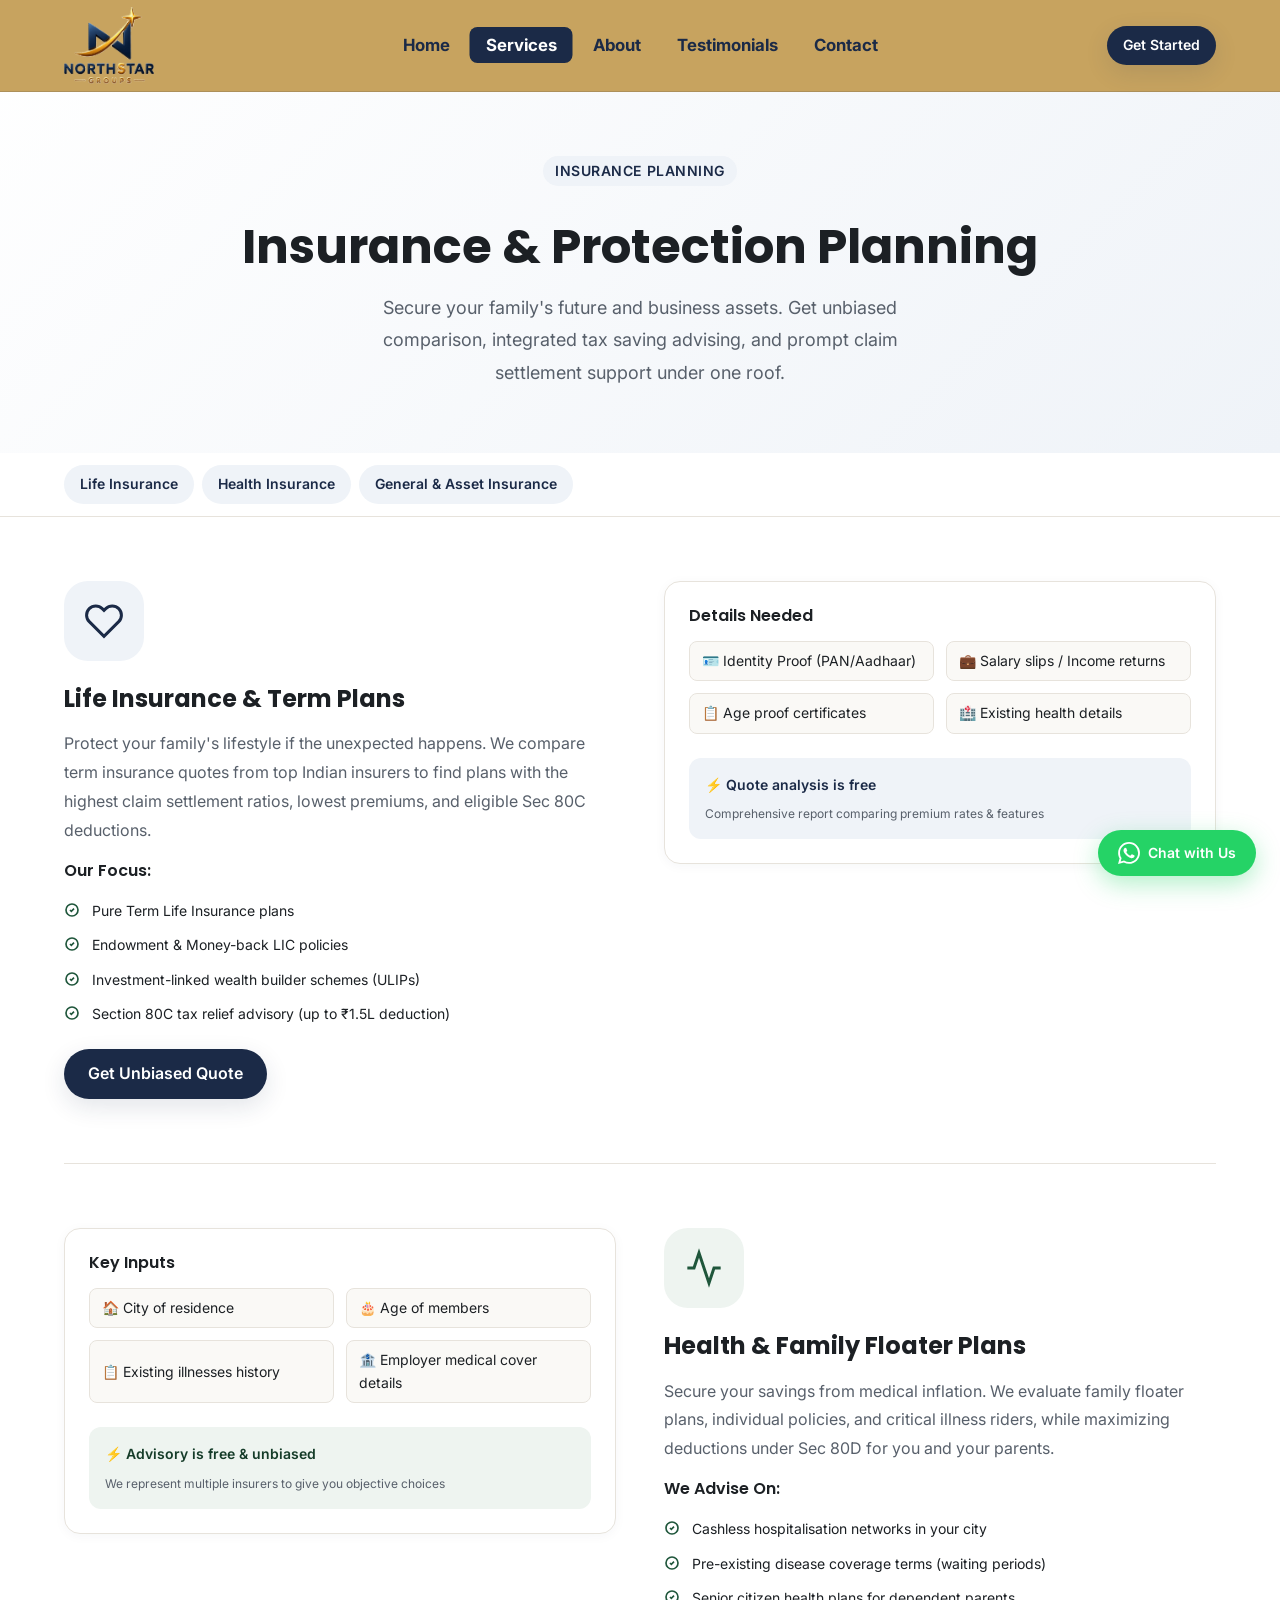
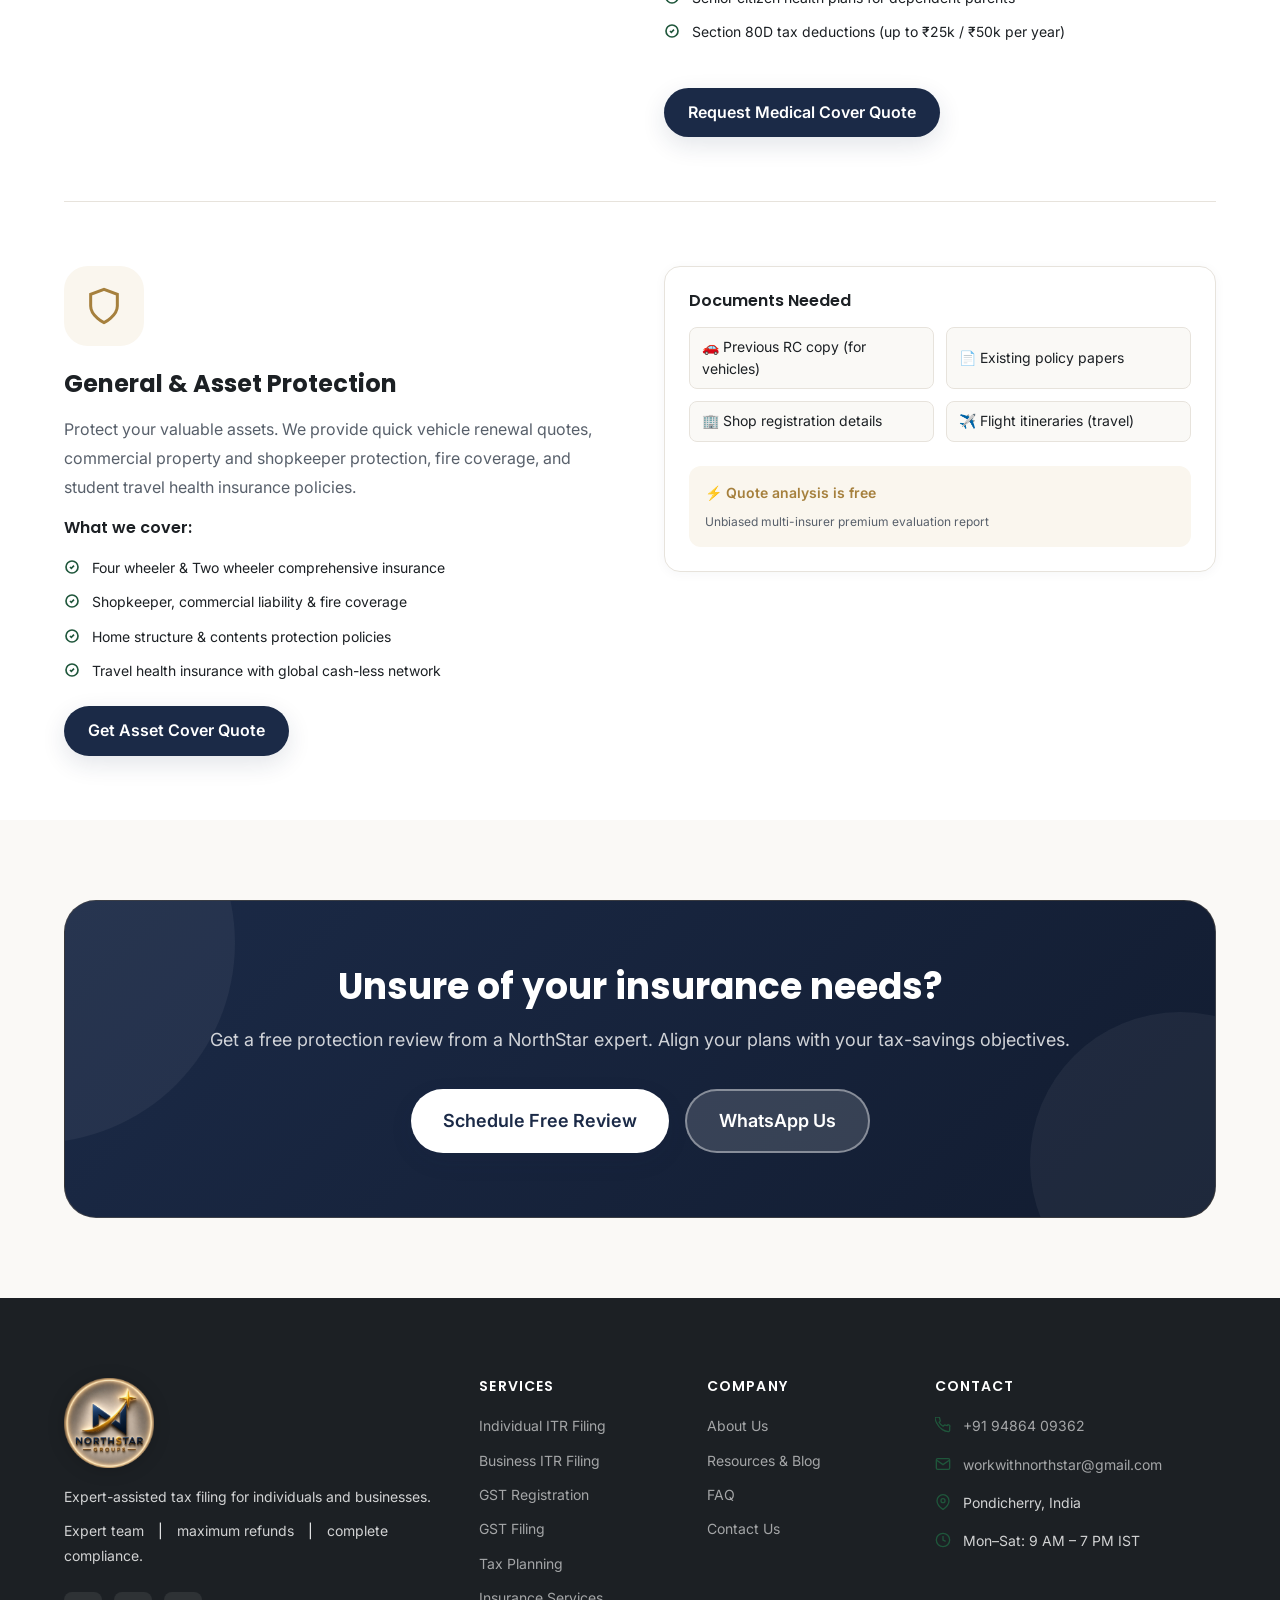
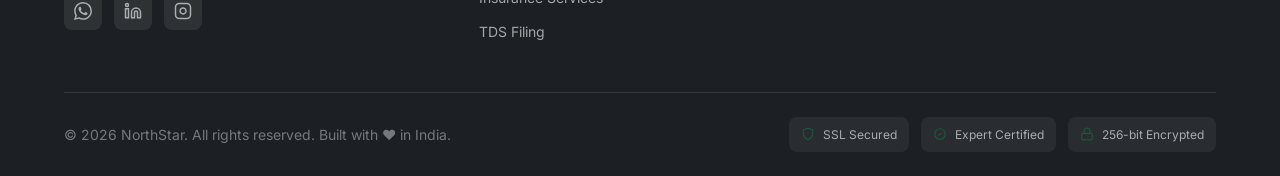
<file: pages/insurance.html>
<!DOCTYPE html>
<html lang="en">

<head>
  <meta charset="UTF-8" />
  <meta name="viewport" content="width=device-width, initial-scale=1.0" />
  <title>Insurance Services & Protection Planning — NorthStar</title>
  <meta name="description"
    content="Get expert-guided, unbiased advice on Life, Health, and General insurance. Optimize coverages and save tax under Sec 80C & 80D." />
  <link rel="preconnect" href="https://fonts.googleapis.com" />
  <link
    href="https://fonts.googleapis.com/css2?family=Inter:wght@400;500;600;700;800&family=Poppins:wght@500;600;700;800&display=swap"
    rel="stylesheet" />
  <link rel="stylesheet" href="../css/variables.css?v=1.2" />
  <link rel="stylesheet" href="../css/reset.css?v=1.2" />
  <link rel="stylesheet" href="../css/main.css?v=1.2" />
  <style>
    .services-hero {
      background: linear-gradient(135deg, var(--bg-white) 0%, var(--primary-light) 100%);
      padding: calc(var(--nav-height) + var(--sp-16)) 0 var(--sp-16);
      text-align: center;
    }

    .service-detail {
      padding: var(--sp-16) 0;
      border-bottom: 1px solid var(--border);
    }

    .service-detail:last-child {
      border-bottom: none;
    }

    .service-detail-grid {
      display: grid;
      grid-template-columns: 1fr 1fr;
      gap: var(--sp-12);
      align-items: start;
    }

    .service-detail:nth-child(even) .service-detail-grid {
      direction: rtl;
    }

    .service-detail:nth-child(even) .service-detail-grid>* {
      direction: ltr;
    }

    .service-detail-icon {
      width: 80px;
      height: 80px;
      border-radius: var(--radius-xl);
      display: flex;
      align-items: center;
      justify-content: center;
      margin-bottom: var(--sp-6);
    }

    .service-benefits {
      list-style: none;
      margin: var(--sp-5) 0;
    }

    .service-benefits li {
      display: flex;
      align-items: flex-start;
      gap: var(--sp-3);
      margin-bottom: var(--sp-3);
      font-size: var(--text-sm);
    }

    .service-benefits li svg {
      color: var(--success);
      flex-shrink: 0;
      margin-top: 2px;
    }

    .docs-grid {
      display: grid;
      grid-template-columns: repeat(2, 1fr);
      gap: var(--sp-3);
      margin-top: var(--sp-4);
    }

    .doc-tag {
      background: var(--bg);
      border: 1px solid var(--border);
      border-radius: var(--radius);
      padding: var(--sp-2) var(--sp-3);
      font-size: var(--text-sm);
      display: flex;
      align-items: center;
      gap: var(--sp-2);
    }

    @media (max-width: 1023px) {
      .service-detail-grid {
        grid-template-columns: 1fr;
      }

      .service-detail:nth-child(even) .service-detail-grid {
        direction: ltr;
      }
    }

    @media (max-width: 767px) {
      .services-hero {
        padding: calc(var(--nav-height) + var(--sp-10)) 0 var(--sp-10);
      }

      .service-detail {
        padding: var(--sp-10) 0;
      }

      .docs-grid {
        grid-template-columns: 1fr;
      }

      .service-detail-icon {
        width: 64px;
        height: 64px;
      }
    }

    @media (max-width: 480px) {
      .services-hero {
        padding: calc(var(--nav-height) + var(--sp-6)) 0 var(--sp-8);
      }

      .service-detail {
        padding: var(--sp-8) 0;
      }
    }
  </style>
  <script type="text/javascript">
    (function (c, l, a, r, i, t, y) {
      c[a] = c[a] || function () { (c[a].q = c[a].q || []).push(arguments) };
      t = l.createElement(r); t.async = 1; t.src = "https://www.clarity.ms/tag/" + i;
      y = l.getElementsByTagName(r)[0]; y.parentNode.insertBefore(t, y);
    })(window, document, "clarity", "script", "xf7hijyryt");
  </script>
</head>

<body>
  <!-- Navbar -->
  <nav class="navbar navbar-dark" id="navbar" role="navigation" aria-label="Main navigation">
    <div class="container">
      <div class="navbar-inner">
        <a href="../index.html" class="navbar-logo">
          <img src="../assets/images/northstar-logo.png" alt="NorthStar Financial Services" class="navbar-logo-img" />
        </a>
        <ul class="navbar-nav" role="list">
          <li><a href="../index.html#home" class="nav-link">Home</a></li>
          <li><a href="services.html" class="nav-link active">Services</a></li>
          <li><a href="about.html" class="nav-link">About</a></li>
          <li><a href="../index.html#testimonials" class="nav-link">Testimonials</a></li>
          <li><a href="../index.html#contact" class="nav-link">Contact</a></li>
        </ul>
        <div class="navbar-actions">
          <a href="../index.html#contact" class="btn btn-primary btn-sm">Get Started</a>
        </div>
        <button class="hamburger" id="hamburger" aria-label="Toggle menu"
          aria-expanded="false"><span></span><span></span><span></span></button>
      </div>
    </div>
  </nav>
  <div class="mobile-menu" id="mobile-menu">
    <a href="../index.html#home" class="nav-link">Home</a>
    <a href="services.html" class="nav-link">Services</a>
    <a href="about.html" class="nav-link">About</a>
    <a href="../index.html#testimonials" class="nav-link">Testimonials</a>
    <a href="../index.html#contact" class="nav-link">Contact</a>
    <div class="mobile-menu-actions">
      <a href="../index.html#contact" class="btn btn-primary">Get Started</a>
    </div>
  </div>

  <main>
    <section class="services-hero">
      <div class="container">
        <span class="section-tag">Insurance Planning</span>
        <h1 class="section-title"
          style="margin-top: var(--sp-4); font-size: clamp(var(--text-3xl), 5vw, var(--text-5xl));">Insurance &
          Protection Planning</h1>
        <p class="section-subtitle" style="margin-top: var(--sp-4);">Secure your family's future and business assets.
          Get unbiased comparison, integrated tax saving advising, and prompt claim settlement support under one roof.
        </p>
      </div>
    </section>

    <!-- Service quick links -->
    <div
      style="background: #fff; border-bottom: 1px solid var(--border); position: sticky; top: var(--nav-height); z-index: var(--z-sticky);">
      <div class="container" style="overflow-x: auto; -webkit-overflow-scrolling: touch;">
        <nav style="display: flex; gap: var(--sp-2); padding: var(--sp-3) 0; white-space: nowrap;"
          aria-label="Service sections">
          <a href="#life-insurance" class="btn btn-ghost btn-sm">Life Insurance</a>
          <a href="#health-insurance" class="btn btn-ghost btn-sm">Health Insurance</a>
          <a href="#general-insurance" class="btn btn-ghost btn-sm">General & Asset Insurance</a>
        </nav>
      </div>
    </div>

    <div class="container">

      <!-- Life Insurance -->
      <section class="service-detail" id="life-insurance" aria-labelledby="life-heading">
        <div class="service-detail-grid">
          <div>
            <div class="service-detail-icon" style="background: var(--primary-light); color: var(--primary);">
              <svg width="40" height="40" fill="none" stroke="currentColor" stroke-width="1.8" viewBox="0 0 24 24"
                aria-hidden="true">
                <path
                  d="M20.84 4.61a5.5 5.5 0 00-7.78 0L12 5.67l-1.06-1.06a5.5 5.5 0 00-7.78 7.78l1.06 1.06L12 21.23l7.78-7.78 1.06-1.06a5.5 5.5 0 000-7.78z" />
              </svg>
            </div>
            <h2 id="life-heading" style="font-size: var(--text-2xl); margin-bottom: var(--sp-4);">Life Insurance & Term
              Plans</h2>
            <p style="color: var(--text-secondary); line-height: var(--lh-relaxed); margin-bottom: var(--sp-4);">Protect
              your family's lifestyle if the unexpected happens. We compare term insurance quotes from top Indian
              insurers to find plans with the highest claim settlement ratios, lowest premiums, and eligible Sec 80C
              deductions.</p>
            <h3 style="font-size: var(--text-base); font-weight: var(--fw-semi); margin-bottom: var(--sp-3);">Our Focus:
            </h3>
            <ul class="service-benefits">
              <li><svg width="16" height="16" fill="none" stroke="currentColor" stroke-width="2.5" viewBox="0 0 24 24">
                  <path d="M9 12l2 2 4-4m6 2a9 9 0 11-18 0 9 9 0 0118 0z" />
                </svg>Pure Term Life Insurance plans</li>
              <li><svg width="16" height="16" fill="none" stroke="currentColor" stroke-width="2.5" viewBox="0 0 24 24">
                  <path d="M9 12l2 2 4-4m6 2a9 9 0 11-18 0 9 9 0 0118 0z" />
                </svg>Endowment & Money-back LIC policies</li>
              <li><svg width="16" height="16" fill="none" stroke="currentColor" stroke-width="2.5" viewBox="0 0 24 24">
                  <path d="M9 12l2 2 4-4m6 2a9 9 0 11-18 0 9 9 0 0118 0z" />
                </svg>Investment-linked wealth builder schemes (ULIPs)</li>
              <li><svg width="16" height="16" fill="none" stroke="currentColor" stroke-width="2.5" viewBox="0 0 24 24">
                  <path d="M9 12l2 2 4-4m6 2a9 9 0 11-18 0 9 9 0 0118 0z" />
                </svg>Section 80C tax relief advisory (up to ₹1.5L deduction)</li>
            </ul>
            <div style="display:flex; gap: var(--sp-3); flex-wrap: wrap; margin-top: var(--sp-6);">
              <a href="../index.html#contact" class="btn btn-primary" onclick="setService('Insurance')">Get Unbiased
                Quote</a>
            </div>
          </div>
          <div>
            <div class="card" style="padding: var(--sp-6);">
              <h3 style="font-size: var(--text-base); font-weight: var(--fw-semi); margin-bottom: var(--sp-4);">Details
                Needed</h3>
              <div class="docs-grid">
                <div class="doc-tag">🪪 Identity Proof (PAN/Aadhaar)</div>
                <div class="doc-tag">💼 Salary slips / Income returns</div>
                <div class="doc-tag">📋 Age proof certificates</div>
                <div class="doc-tag">🏥 Existing health details</div>
              </div>
              <div
                style="margin-top: var(--sp-6); background: var(--primary-light); border-radius: var(--radius-md); padding: var(--sp-4);">
                <div
                  style="font-size: var(--text-sm); font-weight: var(--fw-semi); color: var(--primary); margin-bottom: var(--sp-2);">
                  ⚡ Quote analysis is free</div>
                <div style="font-size: var(--text-xs); color: var(--text-secondary);">Comprehensive report comparing
                  premium rates & features</div>
              </div>
            </div>
          </div>
        </div>
      </section>

      <!-- Health Insurance -->
      <section class="service-detail" id="health-insurance" aria-labelledby="health-heading">
        <div class="service-detail-grid">
          <div>
            <div class="service-detail-icon" style="background: var(--secondary-light); color: var(--secondary);">
              <svg width="40" height="40" fill="none" stroke="currentColor" stroke-width="1.8" viewBox="0 0 24 24"
                aria-hidden="true">
                <path d="M22 12h-4l-3 9L9 3l-3 9H2" />
              </svg>
            </div>
            <h2 id="health-heading" style="font-size: var(--text-2xl); margin-bottom: var(--sp-4);">Health & Family
              Floater Plans</h2>
            <p style="color: var(--text-secondary); line-height: var(--lh-relaxed); margin-bottom: var(--sp-4);">Secure
              your savings from medical inflation. We evaluate family floater plans, individual policies, and critical
              illness riders, while maximizing deductions under Sec 80D for you and your parents.</p>
            <h3 style="font-size: var(--text-base); font-weight: var(--fw-semi); margin-bottom: var(--sp-3);">We Advise
              On:</h3>
            <ul class="service-benefits">
              <li><svg width="16" height="16" fill="none" stroke="currentColor" stroke-width="2.5" viewBox="0 0 24 24">
                  <path d="M9 12l2 2 4-4m6 2a9 9 0 11-18 0 9 9 0 0118 0z" />
                </svg>Cashless hospitalisation networks in your city</li>
              <li><svg width="16" height="16" fill="none" stroke="currentColor" stroke-width="2.5" viewBox="0 0 24 24">
                  <path d="M9 12l2 2 4-4m6 2a9 9 0 11-18 0 9 9 0 0118 0z" />
                </svg>Pre-existing disease coverage terms (waiting periods)</li>
              <li><svg width="16" height="16" fill="none" stroke="currentColor" stroke-width="2.5" viewBox="0 0 24 24">
                  <path d="M9 12l2 2 4-4m6 2a9 9 0 11-18 0 9 9 0 0118 0z" />
                </svg>Senior citizen health plans for dependent parents</li>
              <li><svg width="16" height="16" fill="none" stroke="currentColor" stroke-width="2.5" viewBox="0 0 24 24">
                  <path d="M9 12l2 2 4-4m6 2a9 9 0 11-18 0 9 9 0 0118 0z" />
                </svg>Section 80D tax deductions (up to ₹25k / ₹50k per year)</li>
            </ul>
            <a href="../index.html#contact" class="btn btn-primary" style="margin-top: var(--sp-6);">Request Medical
              Cover Quote</a>
          </div>
          <div>
            <div class="card" style="padding: var(--sp-6);">
              <h3 style="font-size: var(--text-base); font-weight: var(--fw-semi); margin-bottom: var(--sp-4);">Key
                Inputs</h3>
              <div class="docs-grid">
                <div class="doc-tag">🏠 City of residence</div>
                <div class="doc-tag">🎂 Age of members</div>
                <div class="doc-tag">📋 Existing illnesses history</div>
                <div class="doc-tag">🏦 Employer medical cover details</div>
              </div>
              <div
                style="margin-top: var(--sp-6); background: var(--secondary-light); border-radius: var(--radius-md); padding: var(--sp-4);">
                <div
                  style="font-size: var(--text-sm); font-weight: var(--fw-semi); color: var(--secondary-dark); margin-bottom: var(--sp-2);">
                  ⚡ Advisory is free & unbiased</div>
                <div style="font-size: var(--text-xs); color: var(--text-secondary);">We represent multiple insurers to
                  give you objective choices</div>
              </div>
            </div>
          </div>
        </div>
      </section>

      <!-- General & Asset Insurance -->
      <section class="service-detail" id="general-insurance" aria-labelledby="general-heading">
        <div class="service-detail-grid">
          <div>
            <div class="service-detail-icon" style="background: var(--accent-light); color: var(--accent-dark);">
              <svg width="40" height="40" fill="none" stroke="currentColor" stroke-width="1.8" viewBox="0 0 24 24"
                aria-hidden="true">
                <path d="M12 22s8-4 8-10V5l-8-3-8 3v7c0 6 8 10 8 10z" />
              </svg>
            </div>
            <h2 id="general-heading" style="font-size: var(--text-2xl); margin-bottom: var(--sp-4);">General & Asset
              Protection</h2>
            <p style="color: var(--text-secondary); line-height: var(--lh-relaxed); margin-bottom: var(--sp-4);">Protect
              your valuable assets. We provide quick vehicle renewal quotes, commercial property and shopkeeper
              protection, fire coverage, and student travel health insurance policies.</p>
            <h3 style="font-size: var(--text-base); font-weight: var(--fw-semi); margin-bottom: var(--sp-3);">What we
              cover:</h3>
            <ul class="service-benefits">
              <li><svg width="16" height="16" fill="none" stroke="currentColor" stroke-width="2.5" viewBox="0 0 24 24">
                  <path d="M9 12l2 2 4-4m6 2a9 9 0 11-18 0 9 9 0 0118 0z" />
                </svg>Four wheeler & Two wheeler comprehensive insurance</li>
              <li><svg width="16" height="16" fill="none" stroke="currentColor" stroke-width="2.5" viewBox="0 0 24 24">
                  <path d="M9 12l2 2 4-4m6 2a9 9 0 11-18 0 9 9 0 0118 0z" />
                </svg>Shopkeeper, commercial liability & fire coverage</li>
              <li><svg width="16" height="16" fill="none" stroke="currentColor" stroke-width="2.5" viewBox="0 0 24 24">
                  <path d="M9 12l2 2 4-4m6 2a9 9 0 11-18 0 9 9 0 0118 0z" />
                </svg>Home structure & contents protection policies</li>
              <li><svg width="16" height="16" fill="none" stroke="currentColor" stroke-width="2.5" viewBox="0 0 24 24">
                  <path d="M9 12l2 2 4-4m6 2a9 9 0 11-18 0 9 9 0 0118 0z" />
                </svg>Travel health insurance with global cash-less network</li>
            </ul>
            <div style="display:flex; gap: var(--sp-3); flex-wrap: wrap; margin-top: var(--sp-6);">
              <a href="../index.html#contact" class="btn btn-primary" onclick="setService('Insurance')">Get Asset Cover
                Quote</a>
            </div>
          </div>
          <div>
            <div class="card" style="padding: var(--sp-6);">
              <h3 style="font-size: var(--text-base); font-weight: var(--fw-semi); margin-bottom: var(--sp-4);">
                Documents Needed</h3>
              <div class="docs-grid">
                <div class="doc-tag">🚗 Previous RC copy (for vehicles)</div>
                <div class="doc-tag">📄 Existing policy papers</div>
                <div class="doc-tag">🏢 Shop registration details</div>
                <div class="doc-tag">✈️ Flight itineraries (travel)</div>
              </div>
              <div
                style="margin-top: var(--sp-6); background: var(--accent-light); border-radius: var(--radius-md); padding: var(--sp-4);">
                <div
                  style="font-size: var(--text-sm); font-weight: var(--fw-semi); color: var(--accent-dark); margin-bottom: var(--sp-2);">
                  ⚡ Quote analysis is free</div>
                <div style="font-size: var(--text-xs); color: var(--text-secondary);">Unbiased multi-insurer premium
                  evaluation report</div>
              </div>
            </div>
          </div>
        </div>
      </section>

    </div>

    <!-- CTA -->
    <section class="section section-alt">
      <div class="container">
        <div class="cta-banner">
          <div class="cta-banner-content">
            <h2 class="cta-banner-title">Unsure of your insurance needs?</h2>
            <p class="cta-banner-subtitle">Get a free protection review from a NorthStar expert. Align your plans with
              your tax-savings objectives.</p>
            <div class="cta-banner-actions">
              <a href="../index.html#contact" class="btn btn-white btn-lg">Schedule Free Review</a>
              <a href="https://wa.me/919486409362" target="_blank" rel="noopener" class="btn btn-lg"
                style="background:rgba(255,255,255,0.15);color:#fff;border:2px solid rgba(255,255,255,0.4);">WhatsApp
                Us</a>
            </div>
          </div>
        </div>
      </div>
    </section>
  </main>

  <!-- ===== FOOTER ===== -->
  <footer class="footer" role="contentinfo">
    <div class="container">
      <div class="footer-grid">
        <div class="footer-brand">
          <div class="footer-logo">
            <img src="../assets/images/northstar-footer-logo.png" alt="NorthStar Financial Services"
              class="footer-logo-img" />
          </div>
          <p class="footer-tagline">
            <span style="display: block; margin-bottom: var(--sp-2);">
              Expert-assisted tax filing for individuals and businesses.
            </span>
            <span style="display: block;">
              Expert team <span style="margin: 0 10px; color: #fff;">|</span> maximum refunds <span
                style="margin: 0 10px; color: #fff;">|</span> complete compliance.
            </span>
          </p>
          <div class="footer-social" aria-label="Social media links">
            <a href="https://wa.me/919486409362" target="_blank" rel="noopener" class="social-link"
              aria-label="WhatsApp">
              <svg width="18" height="18" viewBox="0 0 24 24" fill="currentColor" aria-hidden="true">
                <path
                  d="M17.472 14.382c-.297-.149-1.758-.867-2.03-.967-.273-.099-.471-.148-.67.15-.197.297-.767.966-.94 1.164-.173.199-.347.223-.644.075-.297-.15-1.255-.463-2.39-1.475-.883-.788-1.48-1.761-1.653-2.059-.173-.297-.018-.458.13-.606.134-.133.298-.347.446-.52.149-.174.198-.298.298-.497.099-.198.05-.371-.025-.52-.075-.149-.669-1.612-.916-2.207-.242-.579-.487-.5-.669-.51-.173-.008-.371-.01-.57-.01-.198 0-.52.074-.792.372-.272.297-1.04 1.016-1.04 2.479 0 1.462 1.065 2.875 1.213 3.074.149.198 2.096 3.2 5.077 4.487.709.306 1.262.489 1.694.625.712.227 1.36.195 1.871.118.571-.085 1.758-.719 2.006-1.413.248-.694.248-1.289.173-1.413-.074-.124-.272-.198-.57-.347m-5.421 7.403h-.004a9.87 9.87 0 01-5.031-1.378l-.361-.214-3.741.982.998-3.648-.235-.374a9.86 9.86 0 01-1.51-5.26c.001-5.45 4.436-9.884 9.888-9.884 2.64 0 5.122 1.03 6.988 2.898a9.825 9.825 0 012.893 6.994c-.003 5.45-4.437 9.884-9.885 9.884m8.413-18.297A11.815 11.815 0 0012.05 0C5.495 0 .16 5.335.157 11.892c0 2.096.547 4.142 1.588 5.945L.057 24l6.305-1.654a11.882 11.882 0 005.683 1.448h.005c6.554 0 11.89-5.335 11.893-11.893a11.821 11.821 0 00-3.48-8.413z" />
              </svg>
            </a>
            <a href="#" class="social-link" aria-label="LinkedIn"><svg width="18" height="18" fill="none"
                stroke="currentColor" stroke-width="2" viewBox="0 0 24 24" aria-hidden="true">
                <path d="M16 8a6 6 0 016 6v7h-4v-7a2 2 0 00-2-2 2 2 0 00-2 2v7h-4v-7a6 6 0 016-6z" />
                <rect x="2" y="9" width="4" height="12" />
                <circle cx="4" cy="4" r="2" />
              </svg></a>

            <a href="#" class="social-link" aria-label="Instagram"><svg width="18" height="18" fill="none"
                stroke="currentColor" stroke-width="2" viewBox="0 0 24 24" aria-hidden="true">
                <rect x="2" y="2" width="20" height="20" rx="5" />
                <path d="M16 11.37A4 4 0 1112.63 8 4 4 0 0116 11.37z" />
                <line x1="17.5" y1="6.5" x2="17.51" y2="6.5" />
              </svg></a>
          </div>
        </div>
        <div>
          <h3 class="footer-heading">Services</h3>
          <nav class="footer-links" aria-label="Services links">
            <a href="services.html#itr-individual" class="footer-link">Individual ITR Filing</a>
            <a href="services.html#itr-business" class="footer-link">Business ITR Filing</a>
            <a href="services.html#gst-registration" class="footer-link">GST Registration</a>
            <a href="services.html#gst-filing" class="footer-link">GST Filing</a>
            <a href="tax-planning.html" class="footer-link">Tax Planning</a>
            <a href="insurance.html" class="footer-link">Insurance Services</a>
            <a href="services.html#tds-filing" class="footer-link">TDS Filing</a>
          </nav>
        </div>
        <div>
          <h3 class="footer-heading">Company</h3>
          <nav class="footer-links" aria-label="Company links">
            <a href="about.html" class="footer-link">About Us</a>
            <a href="resources.html" class="footer-link">Resources & Blog</a>
            <a href="faq.html" class="footer-link">FAQ</a>
            <a href="../index.html#contact" class="footer-link">Contact Us</a>
          </nav>
        </div>
        <div>
          <h3 class="footer-heading">Contact</h3>
          <div class="footer-contact-item">
            <svg width="16" height="16" fill="none" stroke="currentColor" stroke-width="2" viewBox="0 0 24 24"
              aria-hidden="true">
              <path
                d="M22 16.92v3a2 2 0 01-2.18 2 19.79 19.79 0 01-8.63-3.07A19.5 19.5 0 013.07 9.81a19.79 19.79 0 01-3.07-8.68A2 2 0 012 .18h3a2 2 0 012 1.72 12.84 12.84 0 00.7 2.81 2 2 0 01-.45 2.11L6.09 7.91a16 16 0 006 6l1.27-1.27a2 2 0 012.11-.45 12.84 12.84 0 002.81.7A2 2 0 0122 14.92z" />
            </svg>
            <a href="tel:+919486409362" style="color: rgba(255,255,255,0.6);">+91 94864 09362</a>
          </div>
          <div class="footer-contact-item">
            <svg width="16" height="16" fill="none" stroke="currentColor" stroke-width="2" viewBox="0 0 24 24"
              aria-hidden="true">
              <path d="M4 4h16c1.1 0 2 .9 2 2v12c0 1.1-.9 2-2 2H4c-1.1 0-2-.9-2-2V6c0-1.1.9-2 2-2z" />
              <polyline points="22,6 12,13 2,6" />
            </svg>
            <a href="mailto:workwithnorthstar@gmail.com"
              style="color: rgba(255,255,255,0.6);">workwithnorthstar@gmail.com</a>
          </div>
          <div class="footer-contact-item">
            <svg width="16" height="16" fill="none" stroke="currentColor" stroke-width="2" viewBox="0 0 24 24"
              aria-hidden="true">
              <path d="M21 10c0 7-9 13-9 13s-9-6-9-13a9 9 0 0118 0z" />
              <circle cx="12" cy="10" r="3" />
            </svg>
            <span>Pondicherry, India</span>
          </div>
          <div class="footer-contact-item">
            <svg width="16" height="16" fill="none" stroke="currentColor" stroke-width="2" viewBox="0 0 24 24"
              aria-hidden="true">
              <circle cx="12" cy="12" r="10" />
              <polyline points="12,6 12,12 16,14" />
            </svg>
            <span>Mon–Sat: 9 AM – 7 PM IST</span>
          </div>
        </div>
      </div>
      <div class="footer-bottom">
        <p class="footer-copyright">© <span id="footer-year"></span> NorthStar. All rights reserved. Built with ❤️ in
          India.</p>
        <div class="footer-badges" aria-label="Security certifications">
          <div class="security-badge">
            <svg width="14" height="14" fill="none" stroke="currentColor" stroke-width="2" viewBox="0 0 24 24"
              aria-hidden="true">
              <path d="M12 22s8-4 8-10V5l-8-3-8 3v7c0 6 8 10 8 10z" />
            </svg>
            SSL Secured
          </div>
          <div class="security-badge">
            <svg width="14" height="14" fill="none" stroke="currentColor" stroke-width="2" viewBox="0 0 24 24"
              aria-hidden="true">
              <path d="M9 12l2 2 4-4m6 2a9 9 0 11-18 0 9 9 0 0118 0z" />
            </svg>
            Expert Certified
          </div>
          <div class="security-badge">
            <svg width="14" height="14" fill="none" stroke="currentColor" stroke-width="2" viewBox="0 0 24 24"
              aria-hidden="true">
              <rect x="3" y="11" width="18" height="11" rx="2" />
              <path d="M7 11V7a5 5 0 0110 0v4" />
            </svg>
            256-bit Encrypted
          </div>
        </div>
      </div>
    </div>
  </footer>

  <a href="https://wa.me/919486409362?text=Hi%2C%20I%27d%20like%20to%20know%20more%20about%20your%20insurance%20services."
    class="whatsapp-float" target="_blank" rel="noopener" aria-label="Chat on WhatsApp">
    <svg width="22" height="22" viewBox="0 0 24 24" fill="currentColor" aria-hidden="true">
      <path
        d="M17.472 14.382c-.297-.149-1.758-.867-2.03-.967-.273-.099-.471-.148-.67.15-.197.297-.767.966-.94 1.164-.173.199-.347.223-.644.075-.297-.15-1.255-.463-2.39-1.475-.883-.788-1.48-1.761-1.653-2.059-.173-.297-.018-.458.13-.606.134-.133.298-.347.446-.52.149-.174.198-.298.298-.497.099-.198.05-.371-.025-.52-.075-.149-.669-1.612-.916-2.207-.242-.579-.487-.5-.669-.51-.173-.008-.371-.01-.57-.01-.198 0-.52.074-.792.372-.272.297-1.04 1.016-1.04 2.479 0 1.462 1.065 2.875 1.213 3.074.149.198 2.096 3.2 5.077 4.487.709.306 1.262.489 1.694.625.712.227 1.36.195 1.871.118.571-.085 1.758-.719 2.006-1.413.248-.694.248-1.289.173-1.413-.074-.124-.272-.198-.57-.347m-5.421 7.403h-.004a9.87 9.87 0 01-5.031-1.378l-.361-.214-3.741.982.998-3.648-.235-.374a9.86 9.86 0 01-1.51-5.26c.001-5.45 4.436-9.884 9.888-9.884 2.64 0 5.122 1.03 6.988 2.898a9.825 9.825 0 012.893 6.994c-.003 5.45-4.437 9.884-9.885 9.884m8.413-18.297A11.815 11.815 0 0012.05 0C5.495 0 .16 5.335.157 11.892c0 2.096.547 4.142 1.588 5.945L.057 24l6.305-1.654a11.882 11.882 0 005.683 1.448h.005c6.554 0 11.89-5.335 11.893-11.893a11.821 11.821 0 00-3.48-8.413z" />
    </svg>
    <span class="wa-label">Chat with Us</span>
  </a>
  <script src="../js/main.js?v=1.2"></script>
</body>

</html>
</file>
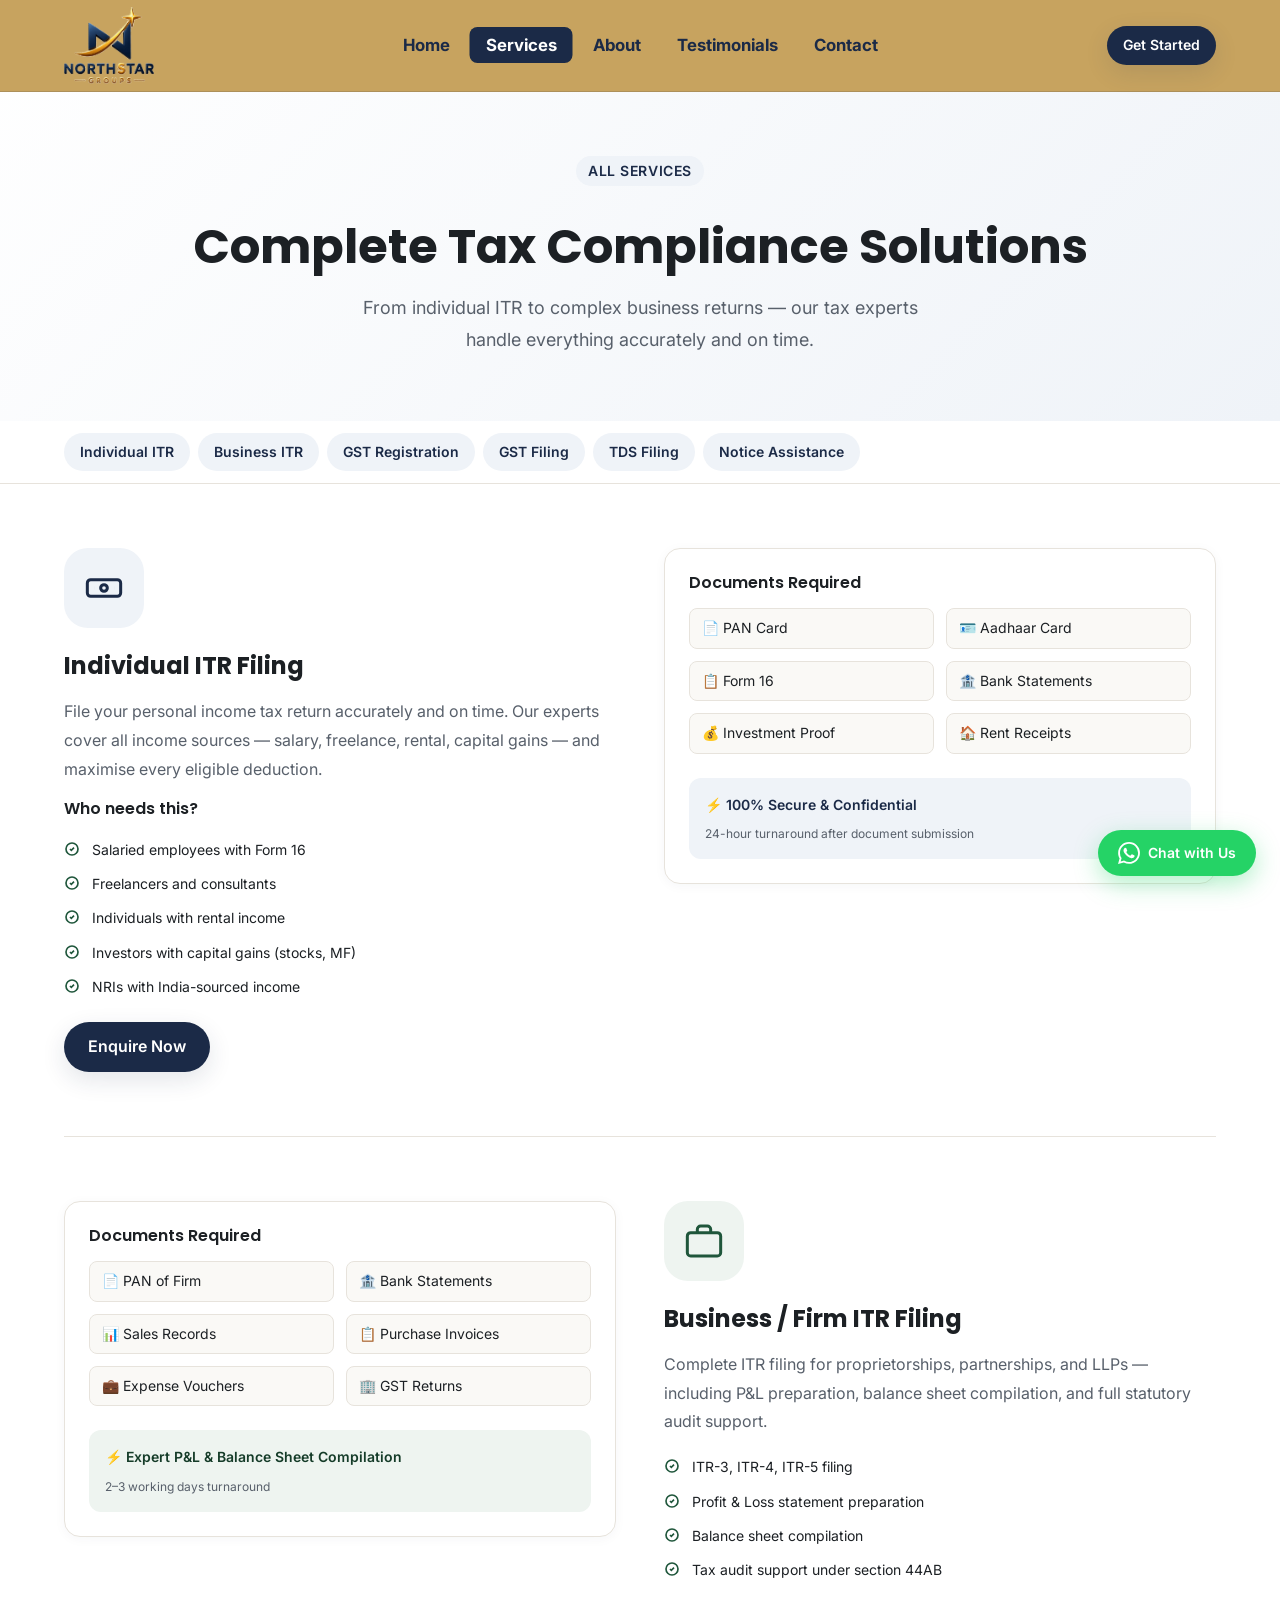
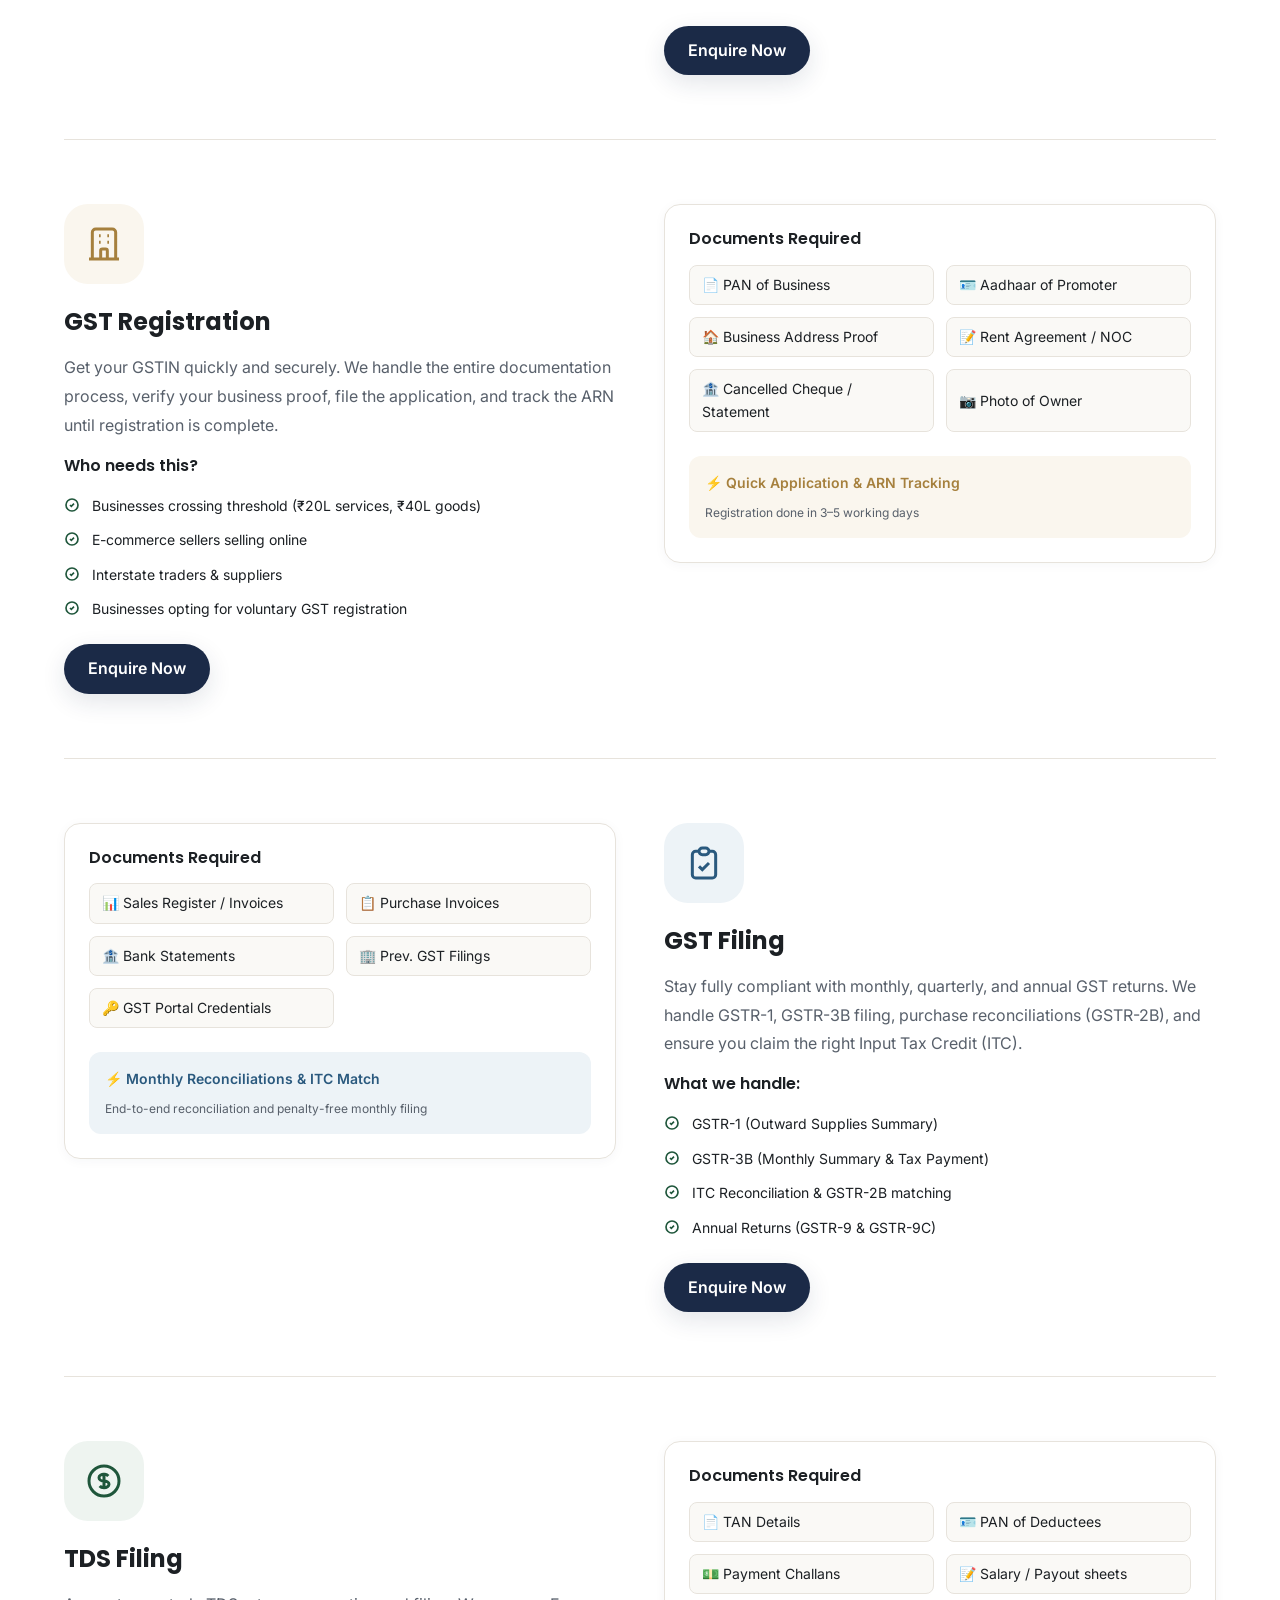
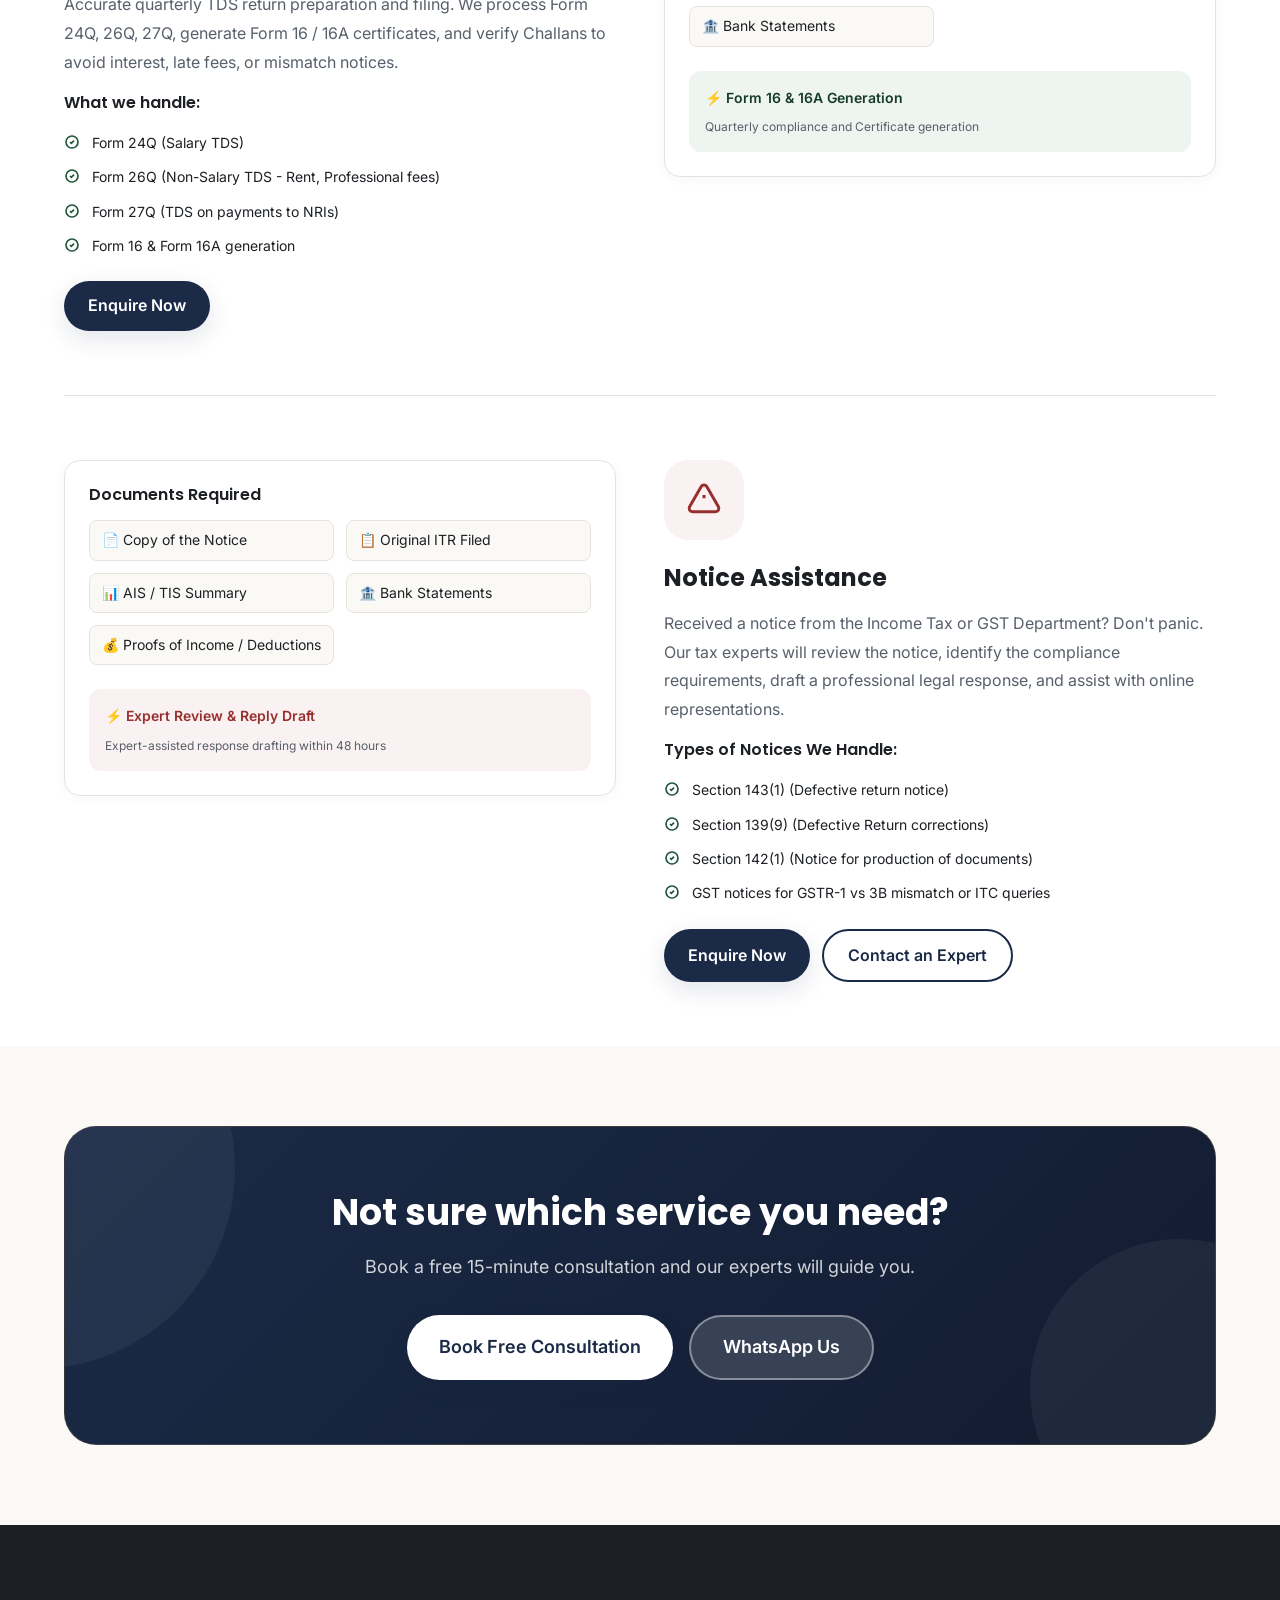
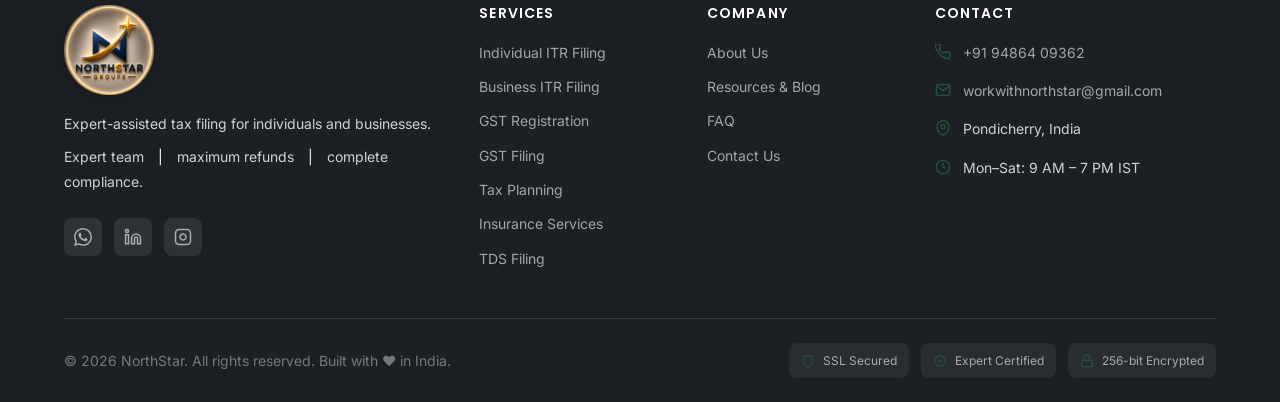
<file: pages/services.html>
<!DOCTYPE html>
<html lang="en">

<head>
  <meta charset="UTF-8" />
  <meta name="viewport" content="width=device-width, initial-scale=1.0" />
  <title>Services — NorthStar | ITR, GST, TDS Filing India</title>
  <meta name="description"
    content="Explore all tax filing services at NorthStar — Individual ITR, Business ITR, GST Registration, GST Filing, TDS, Tax Planning, and Notice Assistance." />
  <link rel="preconnect" href="https://fonts.googleapis.com" />
  <link
    href="https://fonts.googleapis.com/css2?family=Inter:wght@400;500;600;700;800&family=Poppins:wght@500;600;700;800&display=swap"
    rel="stylesheet" />
  <link rel="stylesheet" href="../css/variables.css?v=1.2" />
  <link rel="stylesheet" href="../css/reset.css?v=1.2" />
  <link rel="stylesheet" href="../css/main.css?v=1.2" />
  <style>
    .services-hero {
      background: linear-gradient(135deg, var(--bg-white) 0%, var(--primary-light) 100%);
      padding: calc(var(--nav-height) + var(--sp-16)) 0 var(--sp-16);
      text-align: center;
    }

    .service-detail {
      padding: var(--sp-16) 0;
      border-bottom: 1px solid var(--border);
    }

    .service-detail:last-child {
      border-bottom: none;
    }

    .service-detail-grid {
      display: grid;
      grid-template-columns: 1fr 1fr;
      gap: var(--sp-12);
      align-items: start;
    }

    .service-detail:nth-child(even) .service-detail-grid {
      direction: rtl;
    }

    .service-detail:nth-child(even) .service-detail-grid>* {
      direction: ltr;
    }

    .service-detail-icon {
      width: 80px;
      height: 80px;
      border-radius: var(--radius-xl);
      display: flex;
      align-items: center;
      justify-content: center;
      margin-bottom: var(--sp-6);
    }

    .service-benefits {
      list-style: none;
      margin: var(--sp-5) 0;
    }

    .service-benefits li {
      display: flex;
      align-items: flex-start;
      gap: var(--sp-3);
      margin-bottom: var(--sp-3);
      font-size: var(--text-sm);
    }

    .service-benefits li svg {
      color: var(--success);
      flex-shrink: 0;
      margin-top: 2px;
    }

    .docs-grid {
      display: grid;
      grid-template-columns: repeat(2, 1fr);
      gap: var(--sp-3);
      margin-top: var(--sp-4);
    }

    .doc-tag {
      background: var(--bg);
      border: 1px solid var(--border);
      border-radius: var(--radius);
      padding: var(--sp-2) var(--sp-3);
      font-size: var(--text-sm);
      display: flex;
      align-items: center;
      gap: var(--sp-2);
    }

    @media (max-width: 1023px) {
      .service-detail-grid {
        grid-template-columns: 1fr;
      }

      .service-detail:nth-child(even) .service-detail-grid {
        direction: ltr;
      }
    }

    @media (max-width: 767px) {
      .services-hero {
        padding: calc(var(--nav-height) + var(--sp-10)) 0 var(--sp-10);
      }

      .service-detail {
        padding: var(--sp-10) 0;
      }

      .docs-grid {
        grid-template-columns: 1fr;
      }

      .service-detail-icon {
        width: 64px;
        height: 64px;
      }
    }

    @media (max-width: 480px) {
      .services-hero {
        padding: calc(var(--nav-height) + var(--sp-6)) 0 var(--sp-8);
      }

      .service-detail {
        padding: var(--sp-8) 0;
      }
    }
  </style>
  <script type="text/javascript">
    (function (c, l, a, r, i, t, y) {
      c[a] = c[a] || function () { (c[a].q = c[a].q || []).push(arguments) };
      t = l.createElement(r); t.async = 1; t.src = "https://www.clarity.ms/tag/" + i;
      y = l.getElementsByTagName(r)[0]; y.parentNode.insertBefore(t, y);
    })(window, document, "clarity", "script", "xf7hijyryt");
  </script>
</head>

<body>
  <!-- Navbar -->
  <nav class="navbar navbar-dark" id="navbar" role="navigation" aria-label="Main navigation">
    <div class="container">
      <div class="navbar-inner">
        <a href="../index.html" class="navbar-logo">
          <img src="../assets/images/northstar-logo.png" alt="NorthStar Financial Services" class="navbar-logo-img" />
        </a>
        <ul class="navbar-nav" role="list">
          <li><a href="../index.html#home" class="nav-link">Home</a></li>
          <li><a href="services.html" class="nav-link active">Services</a></li>
          <li><a href="about.html" class="nav-link">About</a></li>
          <li><a href="../index.html#testimonials" class="nav-link">Testimonials</a></li>
          <li><a href="../index.html#contact" class="nav-link">Contact</a></li>
        </ul>
        <div class="navbar-actions">
          <a href="../index.html#contact" class="btn btn-primary btn-sm">Get Started</a>
        </div>
        <button class="hamburger" id="hamburger" aria-label="Toggle menu"
          aria-expanded="false"><span></span><span></span><span></span></button>
      </div>
    </div>
  </nav>
  <div class="mobile-menu" id="mobile-menu">
    <a href="../index.html#home" class="nav-link">Home</a>
    <a href="services.html" class="nav-link">Services</a>
    <a href="about.html" class="nav-link">About</a>
    <a href="../index.html#testimonials" class="nav-link">Testimonials</a>
    <a href="../index.html#contact" class="nav-link">Contact</a>
    <div class="mobile-menu-actions">
      <a href="../index.html#contact" class="btn btn-primary">Get Started</a>
    </div>
  </div>

  <main>
    <section class="services-hero">
      <div class="container">
        <span class="section-tag">All Services</span>
        <h1 class="section-title"
          style="margin-top: var(--sp-4); font-size: clamp(var(--text-3xl), 5vw, var(--text-5xl));">Complete Tax
          Compliance Solutions</h1>
        <p class="section-subtitle" style="margin-top: var(--sp-4);">From individual ITR to complex business returns —
          our tax experts handle everything accurately and on time.</p>
      </div>
    </section>

    <!-- Service quick links -->
    <div
      style="background: #fff; border-bottom: 1px solid var(--border); position: sticky; top: var(--nav-height); z-index: var(--z-sticky);">
      <div class="container" style="overflow-x: auto; -webkit-overflow-scrolling: touch;">
        <nav style="display: flex; gap: var(--sp-2); padding: var(--sp-3) 0; white-space: nowrap;"
          aria-label="Service sections">
          <a href="#itr-individual" class="btn btn-ghost btn-sm">Individual ITR</a>
          <a href="#itr-business" class="btn btn-ghost btn-sm">Business ITR</a>
          <a href="#gst-registration" class="btn btn-ghost btn-sm">GST Registration</a>
          <a href="#gst-filing" class="btn btn-ghost btn-sm">GST Filing</a>
          <a href="#tds-filing" class="btn btn-ghost btn-sm">TDS Filing</a>
          <a href="#tax-notice" class="btn btn-ghost btn-sm">Notice Assistance</a>
        </nav>
      </div>
    </div>

    <div class="container">

      <!-- Individual ITR -->
      <section class="service-detail" id="itr-individual" aria-labelledby="itr-ind-heading">
        <div class="service-detail-grid">
          <div>
            <div class="service-detail-icon" style="background: var(--primary-light); color: var(--primary);">
              <svg width="40" height="40" fill="none" stroke="currentColor" stroke-width="1.8" viewBox="0 0 24 24"
                aria-hidden="true">
                <path d="M20 7H4a2 2 0 00-2 2v6a2 2 0 002 2h16a2 2 0 002-2V9a2 2 0 00-2-2z" />
                <circle cx="12" cy="12" r="2" />
                <path d="M6 12h.01M18 12h.01" />
              </svg>
            </div>
            <h2 id="itr-ind-heading" style="font-size: var(--text-2xl); margin-bottom: var(--sp-4);">Individual ITR
              Filing</h2>
            <p style="color: var(--text-secondary); line-height: var(--lh-relaxed); margin-bottom: var(--sp-4);">File
              your personal income tax return accurately and on time. Our experts cover all income sources — salary,
              freelance, rental, capital gains — and maximise every eligible deduction.</p>
            <h3 style="font-size: var(--text-base); font-weight: var(--fw-semi); margin-bottom: var(--sp-3);">Who needs
              this?</h3>
            <ul class="service-benefits">
              <li><svg width="16" height="16" fill="none" stroke="currentColor" stroke-width="2.5" viewBox="0 0 24 24">
                  <path d="M9 12l2 2 4-4m6 2a9 9 0 11-18 0 9 9 0 0118 0z" />
                </svg>Salaried employees with Form 16</li>
              <li><svg width="16" height="16" fill="none" stroke="currentColor" stroke-width="2.5" viewBox="0 0 24 24">
                  <path d="M9 12l2 2 4-4m6 2a9 9 0 11-18 0 9 9 0 0118 0z" />
                </svg>Freelancers and consultants</li>
              <li><svg width="16" height="16" fill="none" stroke="currentColor" stroke-width="2.5" viewBox="0 0 24 24">
                  <path d="M9 12l2 2 4-4m6 2a9 9 0 11-18 0 9 9 0 0118 0z" />
                </svg>Individuals with rental income</li>
              <li><svg width="16" height="16" fill="none" stroke="currentColor" stroke-width="2.5" viewBox="0 0 24 24">
                  <path d="M9 12l2 2 4-4m6 2a9 9 0 11-18 0 9 9 0 0118 0z" />
                </svg>Investors with capital gains (stocks, MF)</li>
              <li><svg width="16" height="16" fill="none" stroke="currentColor" stroke-width="2.5" viewBox="0 0 24 24">
                  <path d="M9 12l2 2 4-4m6 2a9 9 0 11-18 0 9 9 0 0118 0z" />
                </svg>NRIs with India-sourced income</li>
            </ul>
            <div style="display:flex; gap: var(--sp-3); flex-wrap: wrap; margin-top: var(--sp-6);">
              <a href="../index.html#contact" class="btn btn-primary"
                onclick="parent.setService && parent.setService('Individual ITR Filing')">Enquire Now</a>
            </div>
          </div>
          <div>
            <div class="card" style="padding: var(--sp-6);">
              <h3 style="font-size: var(--text-base); font-weight: var(--fw-semi); margin-bottom: var(--sp-4);">
                Documents Required</h3>
              <div class="docs-grid">
                <div class="doc-tag">📄 PAN Card</div>
                <div class="doc-tag">🪪 Aadhaar Card</div>
                <div class="doc-tag">📋 Form 16</div>
                <div class="doc-tag">🏦 Bank Statements</div>
                <div class="doc-tag">💰 Investment Proof</div>
                <div class="doc-tag">🏠 Rent Receipts</div>
              </div>
              <div
                style="margin-top: var(--sp-6); background: var(--primary-light); border-radius: var(--radius-md); padding: var(--sp-4);">
                <div
                  style="font-size: var(--text-sm); font-weight: var(--fw-semi); color: var(--primary); margin-bottom: var(--sp-2);">
                  ⚡ 100% Secure &amp; Confidential</div>
                <div style="font-size: var(--text-xs); color: var(--text-secondary);">24-hour turnaround after document
                  submission</div>
              </div>
            </div>
          </div>
        </div>
      </section>

      <!-- Business ITR -->
      <section class="service-detail" id="itr-business" aria-labelledby="itr-biz-heading">
        <div class="service-detail-grid">
          <div>
            <div class="service-detail-icon" style="background: var(--secondary-light); color: var(--secondary);">
              <svg width="40" height="40" fill="none" stroke="currentColor" stroke-width="1.8" viewBox="0 0 24 24"
                aria-hidden="true">
                <rect x="2" y="7" width="20" height="14" rx="2" />
                <path d="M16 7V5a2 2 0 00-2-2h-4a2 2 0 00-2 2v2" />
              </svg>
            </div>
            <h2 id="itr-biz-heading" style="font-size: var(--text-2xl); margin-bottom: var(--sp-4);">Business / Firm ITR
              Filing</h2>
            <p style="color: var(--text-secondary); line-height: var(--lh-relaxed); margin-bottom: var(--sp-4);">
              Complete ITR filing for proprietorships, partnerships, and LLPs — including P&L preparation, balance sheet
              compilation, and full statutory audit support.</p>
            <ul class="service-benefits">
              <li><svg width="16" height="16" fill="none" stroke="currentColor" stroke-width="2.5" viewBox="0 0 24 24">
                  <path d="M9 12l2 2 4-4m6 2a9 9 0 11-18 0 9 9 0 0118 0z" />
                </svg>ITR-3, ITR-4, ITR-5 filing</li>
              <li><svg width="16" height="16" fill="none" stroke="currentColor" stroke-width="2.5" viewBox="0 0 24 24">
                  <path d="M9 12l2 2 4-4m6 2a9 9 0 11-18 0 9 9 0 0118 0z" />
                </svg>Profit & Loss statement preparation</li>
              <li><svg width="16" height="16" fill="none" stroke="currentColor" stroke-width="2.5" viewBox="0 0 24 24">
                  <path d="M9 12l2 2 4-4m6 2a9 9 0 11-18 0 9 9 0 0118 0z" />
                </svg>Balance sheet compilation</li>
              <li><svg width="16" height="16" fill="none" stroke="currentColor" stroke-width="2.5" viewBox="0 0 24 24">
                  <path d="M9 12l2 2 4-4m6 2a9 9 0 11-18 0 9 9 0 0118 0z" />
                </svg>Tax audit support under section 44AB</li>
            </ul>
            <a href="../index.html#contact" class="btn btn-primary" style="margin-top: var(--sp-6);">Enquire Now</a>
          </div>
          <div>
            <div class="card" style="padding: var(--sp-6);">
              <h3 style="font-size: var(--text-base); font-weight: var(--fw-semi); margin-bottom: var(--sp-4);">
                Documents Required</h3>
              <div class="docs-grid">
                <div class="doc-tag">📄 PAN of Firm</div>
                <div class="doc-tag">🏦 Bank Statements</div>
                <div class="doc-tag">📊 Sales Records</div>
                <div class="doc-tag">📋 Purchase Invoices</div>
                <div class="doc-tag">💼 Expense Vouchers</div>
                <div class="doc-tag">🏢 GST Returns</div>
              </div>
              <div
                style="margin-top: var(--sp-6); background: var(--secondary-light); border-radius: var(--radius-md); padding: var(--sp-4);">
                <div
                  style="font-size: var(--text-sm); font-weight: var(--fw-semi); color: var(--secondary-dark); margin-bottom: var(--sp-2);">
                  ⚡ Expert P&amp;L &amp; Balance Sheet Compilation</div>
                <div style="font-size: var(--text-xs); color: var(--text-secondary);">2–3 working days turnaround</div>
              </div>
            </div>
          </div>
        </div>
      </section>

      <!-- GST Registration -->
      <section class="service-detail" id="gst-registration" aria-labelledby="gst-reg-heading">
        <div class="service-detail-grid">
          <div>
            <div class="service-detail-icon" style="background: var(--accent-light); color: var(--accent-dark);">
              <svg width="40" height="40" fill="none" stroke="currentColor" stroke-width="1.8" viewBox="0 0 24 24"
                aria-hidden="true">
                <path
                  d="M19 21V5a2 2 0 00-2-2H7a2 2 0 00-2 2v16m14 0h2m-2 0h-5m-9 0H3m2 0h5M9 7h1m-1 4h1m4-4h1m-1 4h1m-5 10v-5a1 1 0 011-1h2a1 1 0 011 1v5m-4 0h4" />
              </svg>
            </div>
            <h2 id="gst-reg-heading" style="font-size: var(--text-2xl); margin-bottom: var(--sp-4);">GST Registration
            </h2>
            <p style="color: var(--text-secondary); line-height: var(--lh-relaxed); margin-bottom: var(--sp-4);">Get
              your GSTIN quickly and securely. We handle the entire documentation process, verify your business proof,
              file the application, and track the ARN until registration is complete.</p>
            <h3 style="font-size: var(--text-base); font-weight: var(--fw-semi); margin-bottom: var(--sp-3);">Who needs
              this?</h3>
            <ul class="service-benefits">
              <li><svg width="16" height="16" fill="none" stroke="currentColor" stroke-width="2.5" viewBox="0 0 24 24">
                  <path d="M9 12l2 2 4-4m6 2a9 9 0 11-18 0 9 9 0 0118 0z" />
                </svg>Businesses crossing threshold (₹20L services, ₹40L goods)</li>
              <li><svg width="16" height="16" fill="none" stroke="currentColor" stroke-width="2.5" viewBox="0 0 24 24">
                  <path d="M9 12l2 2 4-4m6 2a9 9 0 11-18 0 9 9 0 0118 0z" />
                </svg>E-commerce sellers selling online</li>
              <li><svg width="16" height="16" fill="none" stroke="currentColor" stroke-width="2.5" viewBox="0 0 24 24">
                  <path d="M9 12l2 2 4-4m6 2a9 9 0 11-18 0 9 9 0 0118 0z" />
                </svg>Interstate traders & suppliers</li>
              <li><svg width="16" height="16" fill="none" stroke="currentColor" stroke-width="2.5" viewBox="0 0 24 24">
                  <path d="M9 12l2 2 4-4m6 2a9 9 0 11-18 0 9 9 0 0118 0z" />
                </svg>Businesses opting for voluntary GST registration</li>
            </ul>
            <div style="display:flex; gap: var(--sp-3); flex-wrap: wrap; margin-top: var(--sp-6);">
              <a href="../index.html#contact" class="btn btn-primary"
                onclick="parent.setService && parent.setService('GST Registration')">Enquire Now</a>
            </div>
          </div>
          <div>
            <div class="card" style="padding: var(--sp-6);">
              <h3 style="font-size: var(--text-base); font-weight: var(--fw-semi); margin-bottom: var(--sp-4);">
                Documents Required</h3>
              <div class="docs-grid">
                <div class="doc-tag">📄 PAN of Business</div>
                <div class="doc-tag">🪪 Aadhaar of Promoter</div>
                <div class="doc-tag">🏠 Business Address Proof</div>
                <div class="doc-tag">📝 Rent Agreement / NOC</div>
                <div class="doc-tag">🏦 Cancelled Cheque / Statement</div>
                <div class="doc-tag">📷 Photo of Owner</div>
              </div>
              <div
                style="margin-top: var(--sp-6); background: var(--accent-light); border-radius: var(--radius-md); padding: var(--sp-4);">
                <div
                  style="font-size: var(--text-sm); font-weight: var(--fw-semi); color: var(--accent-dark); margin-bottom: var(--sp-2);">
                  ⚡ Quick Application &amp; ARN Tracking</div>
                <div style="font-size: var(--text-xs); color: var(--text-secondary);">Registration done in 3–5 working
                  days</div>
              </div>
            </div>
          </div>
        </div>
      </section>

      <!-- GST Filing -->
      <section class="service-detail" id="gst-filing" aria-labelledby="gst-filing-heading">
        <div class="service-detail-grid">
          <div>
            <div class="service-detail-icon" style="background: var(--info-bg); color: var(--info);">
              <svg width="40" height="40" fill="none" stroke="currentColor" stroke-width="1.8" viewBox="0 0 24 24"
                aria-hidden="true">
                <path
                  d="M9 5H7a2 2 0 00-2 2v12a2 2 0 002 2h10a2 2 0 002-2V7a2 2 0 00-2-2h-2M9 5a2 2 0 002 2h2a2 2 0 002-2M9 5a2 2 0 012-2h2a2 2 0 012 2m-6 9l2 2 4-4" />
              </svg>
            </div>
            <h2 id="gst-filing-heading" style="font-size: var(--text-2xl); margin-bottom: var(--sp-4);">GST Filing</h2>
            <p style="color: var(--text-secondary); line-height: var(--lh-relaxed); margin-bottom: var(--sp-4);">Stay
              fully compliant with monthly, quarterly, and annual GST returns. We handle GSTR-1, GSTR-3B filing,
              purchase reconciliations (GSTR-2B), and ensure you claim the right Input Tax Credit (ITC).</p>
            <h3 style="font-size: var(--text-base); font-weight: var(--fw-semi); margin-bottom: var(--sp-3);">What we
              handle:</h3>
            <ul class="service-benefits">
              <li><svg width="16" height="16" fill="none" stroke="currentColor" stroke-width="2.5" viewBox="0 0 24 24">
                  <path d="M9 12l2 2 4-4m6 2a9 9 0 11-18 0 9 9 0 0118 0z" />
                </svg>GSTR-1 (Outward Supplies Summary)</li>
              <li><svg width="16" height="16" fill="none" stroke="currentColor" stroke-width="2.5" viewBox="0 0 24 24">
                  <path d="M9 12l2 2 4-4m6 2a9 9 0 11-18 0 9 9 0 0118 0z" />
                </svg>GSTR-3B (Monthly Summary & Tax Payment)</li>
              <li><svg width="16" height="16" fill="none" stroke="currentColor" stroke-width="2.5" viewBox="0 0 24 24">
                  <path d="M9 12l2 2 4-4m6 2a9 9 0 11-18 0 9 9 0 0118 0z" />
                </svg>ITC Reconciliation & GSTR-2B matching</li>
              <li><svg width="16" height="16" fill="none" stroke="currentColor" stroke-width="2.5" viewBox="0 0 24 24">
                  <path d="M9 12l2 2 4-4m6 2a9 9 0 11-18 0 9 9 0 0118 0z" />
                </svg>Annual Returns (GSTR-9 & GSTR-9C)</li>
            </ul>
            <div style="display:flex; gap: var(--sp-3); flex-wrap: wrap; margin-top: var(--sp-6);">
              <a href="../index.html#contact" class="btn btn-primary"
                onclick="parent.setService && parent.setService('GST Filing (Returns)')">Enquire Now</a>
            </div>
          </div>
          <div>
            <div class="card" style="padding: var(--sp-6);">
              <h3 style="font-size: var(--text-base); font-weight: var(--fw-semi); margin-bottom: var(--sp-4);">
                Documents Required</h3>
              <div class="docs-grid">
                <div class="doc-tag">📊 Sales Register / Invoices</div>
                <div class="doc-tag">📋 Purchase Invoices</div>
                <div class="doc-tag">🏦 Bank Statements</div>
                <div class="doc-tag">🏢 Prev. GST Filings</div>
                <div class="doc-tag">🔑 GST Portal Credentials</div>
              </div>
              <div
                style="margin-top: var(--sp-6); background: var(--info-bg); border-radius: var(--radius-md); padding: var(--sp-4);">
                <div
                  style="font-size: var(--text-sm); font-weight: var(--fw-semi); color: var(--info); margin-bottom: var(--sp-2);">
                  ⚡ Monthly Reconciliations &amp; ITC Match</div>
                <div style="font-size: var(--text-xs); color: var(--text-secondary);">End-to-end reconciliation and
                  penalty-free monthly filing</div>
              </div>
            </div>
          </div>
        </div>
      </section>

      <!-- TDS Filing -->
      <section class="service-detail" id="tds-filing" aria-labelledby="tds-filing-heading">
        <div class="service-detail-grid">
          <div>
            <div class="service-detail-icon" style="background: var(--secondary-light); color: var(--secondary);">
              <svg width="40" height="40" fill="none" stroke="currentColor" stroke-width="1.8" viewBox="0 0 24 24"
                aria-hidden="true">
                <path
                  d="M12 8c-1.657 0-3 .895-3 2s1.343 2 3 2 3 .895 3 2-1.343 2-3 2m0-8c1.11 0 2.08.402 2.599 1M12 8V7m0 1v8m0 0v1m0-1c-1.11 0-2.08-.402-2.599-1M21 12a9 9 0 11-18 0 9 9 0 0118 0z" />
              </svg>
            </div>
            <h2 id="tds-filing-heading" style="font-size: var(--text-2xl); margin-bottom: var(--sp-4);">TDS Filing</h2>
            <p style="color: var(--text-secondary); line-height: var(--lh-relaxed); margin-bottom: var(--sp-4);">
              Accurate quarterly TDS return preparation and filing. We process Form 24Q, 26Q, 27Q, generate Form 16 /
              16A certificates, and verify Challans to avoid interest, late fees, or mismatch notices.</p>
            <h3 style="font-size: var(--text-base); font-weight: var(--fw-semi); margin-bottom: var(--sp-3);">What we
              handle:</h3>
            <ul class="service-benefits">
              <li><svg width="16" height="16" fill="none" stroke="currentColor" stroke-width="2.5" viewBox="0 0 24 24">
                  <path d="M9 12l2 2 4-4m6 2a9 9 0 11-18 0 9 9 0 0118 0z" />
                </svg>Form 24Q (Salary TDS)</li>
              <li><svg width="16" height="16" fill="none" stroke="currentColor" stroke-width="2.5" viewBox="0 0 24 24">
                  <path d="M9 12l2 2 4-4m6 2a9 9 0 11-18 0 9 9 0 0118 0z" />
                </svg>Form 26Q (Non-Salary TDS - Rent, Professional fees)</li>
              <li><svg width="16" height="16" fill="none" stroke="currentColor" stroke-width="2.5" viewBox="0 0 24 24">
                  <path d="M9 12l2 2 4-4m6 2a9 9 0 11-18 0 9 9 0 0118 0z" />
                </svg>Form 27Q (TDS on payments to NRIs)</li>
              <li><svg width="16" height="16" fill="none" stroke="currentColor" stroke-width="2.5" viewBox="0 0 24 24">
                  <path d="M9 12l2 2 4-4m6 2a9 9 0 11-18 0 9 9 0 0118 0z" />
                </svg>Form 16 & Form 16A generation</li>
            </ul>
            <div style="display:flex; gap: var(--sp-3); flex-wrap: wrap; margin-top: var(--sp-6);">
              <a href="../index.html#contact" class="btn btn-primary"
                onclick="parent.setService && parent.setService('TDS Filing')">Enquire Now</a>
            </div>
          </div>
          <div>
            <div class="card" style="padding: var(--sp-6);">
              <h3 style="font-size: var(--text-base); font-weight: var(--fw-semi); margin-bottom: var(--sp-4);">
                Documents Required</h3>
              <div class="docs-grid">
                <div class="doc-tag">📄 TAN Details</div>
                <div class="doc-tag">🪪 PAN of Deductees</div>
                <div class="doc-tag">💵 Payment Challans</div>
                <div class="doc-tag">📝 Salary / Payout sheets</div>
                <div class="doc-tag">🏦 Bank Statements</div>
              </div>
              <div
                style="margin-top: var(--sp-6); background: var(--secondary-light); border-radius: var(--radius-md); padding: var(--sp-4);">
                <div
                  style="font-size: var(--text-sm); font-weight: var(--fw-semi); color: var(--secondary-dark); margin-bottom: var(--sp-2);">
                  ⚡ Form 16 &amp; 16A Generation</div>
                <div style="font-size: var(--text-xs); color: var(--text-secondary);">Quarterly compliance and
                  Certificate generation</div>
              </div>
            </div>
          </div>
        </div>
      </section>

      <!-- Notice Assistance -->
      <section class="service-detail" id="tax-notice" aria-labelledby="tax-notice-heading">
        <div class="service-detail-grid">
          <div>
            <div class="service-detail-icon" style="background: var(--error-bg); color: var(--error);">
              <svg width="40" height="40" fill="none" stroke="currentColor" stroke-width="1.8" viewBox="0 0 24 24"
                aria-hidden="true">
                <path
                  d="M12 9v2m0 4h.01m-6.938 4h13.856c1.54 0 2.502-1.667 1.732-3L13.732 4c-.77-1.333-2.694-1.333-3.464 0L3.34 16c-.77 1.333.192 3 1.732 3z" />
              </svg>
            </div>
            <h2 id="tax-notice-heading" style="font-size: var(--text-2xl); margin-bottom: var(--sp-4);">Notice
              Assistance</h2>
            <p style="color: var(--text-secondary); line-height: var(--lh-relaxed); margin-bottom: var(--sp-4);">
              Received a notice from the Income Tax or GST Department? Don't panic. Our tax experts will review the
              notice, identify the compliance requirements, draft a professional legal response, and assist with online
              representations.</p>
            <h3 style="font-size: var(--text-base); font-weight: var(--fw-semi); margin-bottom: var(--sp-3);">Types of
              Notices We Handle:</h3>
            <ul class="service-benefits">
              <li><svg width="16" height="16" fill="none" stroke="currentColor" stroke-width="2.5" viewBox="0 0 24 24">
                  <path d="M9 12l2 2 4-4m6 2a9 9 0 11-18 0 9 9 0 0118 0z" />
                </svg>Section 143(1) (Defective return notice)</li>
              <li><svg width="16" height="16" fill="none" stroke="currentColor" stroke-width="2.5" viewBox="0 0 24 24">
                  <path d="M9 12l2 2 4-4m6 2a9 9 0 11-18 0 9 9 0 0118 0z" />
                </svg>Section 139(9) (Defective Return corrections)</li>
              <li><svg width="16" height="16" fill="none" stroke="currentColor" stroke-width="2.5" viewBox="0 0 24 24">
                  <path d="M9 12l2 2 4-4m6 2a9 9 0 11-18 0 9 9 0 0118 0z" />
                </svg>Section 142(1) (Notice for production of documents)</li>
              <li><svg width="16" height="16" fill="none" stroke="currentColor" stroke-width="2.5" viewBox="0 0 24 24">
                  <path d="M9 12l2 2 4-4m6 2a9 9 0 11-18 0 9 9 0 0118 0z" />
                </svg>GST notices for GSTR-1 vs 3B mismatch or ITC queries</li>
            </ul>
            <div style="display:flex; gap: var(--sp-3); flex-wrap: wrap; margin-top: var(--sp-6);">
              <a href="../index.html#contact" class="btn btn-primary"
                onclick="parent.setService && parent.setService('Tax Notice Assistance')">Enquire Now</a>
              <a href="../index.html#contact" class="btn btn-outline">Contact an Expert</a>
            </div>
          </div>
          <div>
            <div class="card" style="padding: var(--sp-6);">
              <h3 style="font-size: var(--text-base); font-weight: var(--fw-semi); margin-bottom: var(--sp-4);">
                Documents Required</h3>
              <div class="docs-grid">
                <div class="doc-tag">📄 Copy of the Notice</div>
                <div class="doc-tag">📋 Original ITR Filed</div>
                <div class="doc-tag">📊 AIS / TIS Summary</div>
                <div class="doc-tag">🏦 Bank Statements</div>
                <div class="doc-tag">💰 Proofs of Income / Deductions</div>
              </div>
              <div
                style="margin-top: var(--sp-6); background: var(--error-bg); border-radius: var(--radius-md); padding: var(--sp-4);">
                <div
                  style="font-size: var(--text-sm); font-weight: var(--fw-semi); color: var(--error); margin-bottom: var(--sp-2);">
                  ⚡ Expert Review &amp; Reply Draft</div>
                <div style="font-size: var(--text-xs); color: var(--text-secondary);">Expert-assisted response drafting
                  within 48 hours</div>
              </div>
            </div>
          </div>
        </div>
      </section>

    </div><!-- /container -->

    <!-- CTA -->
    <section class="section section-alt">
      <div class="container">
        <div class="cta-banner">
          <div class="cta-banner-content">
            <h2 class="cta-banner-title">Not sure which service you need?</h2>
            <p class="cta-banner-subtitle">Book a free 15-minute consultation and our experts will guide you.</p>
            <div class="cta-banner-actions">
              <a href="../index.html#contact" class="btn btn-white btn-lg">Book Free Consultation</a>
              <a href="https://wa.me/919486409362" target="_blank" rel="noopener" class="btn btn-lg"
                style="background:rgba(255,255,255,0.15);color:#fff;border:2px solid rgba(255,255,255,0.4);">WhatsApp
                Us</a>
            </div>
          </div>
        </div>
      </div>
    </section>
  </main>

  <!-- ===== FOOTER ===== -->
  <footer class="footer" role="contentinfo">
    <div class="container">
      <div class="footer-grid">
        <div class="footer-brand">
          <div class="footer-logo">
            <img src="../assets/images/northstar-footer-logo.png" alt="NorthStar Financial Services"
              class="footer-logo-img" />
          </div>
          <p class="footer-tagline">
            <span style="display: block; margin-bottom: var(--sp-2);">
              Expert-assisted tax filing for individuals and businesses.
            </span>
            <span style="display: block;">
              Expert team <span style="margin: 0 10px; color: #fff;">|</span> maximum refunds <span
                style="margin: 0 10px; color: #fff;">|</span> complete compliance.
            </span>
          </p>
          <div class="footer-social" aria-label="Social media links">
            <a href="https://wa.me/919486409362" target="_blank" rel="noopener" class="social-link"
              aria-label="WhatsApp">
              <svg width="18" height="18" viewBox="0 0 24 24" fill="currentColor" aria-hidden="true">
                <path
                  d="M17.472 14.382c-.297-.149-1.758-.867-2.03-.967-.273-.099-.471-.148-.67.15-.197.297-.767.966-.94 1.164-.173.199-.347.223-.644.075-.297-.15-1.255-.463-2.39-1.475-.883-.788-1.48-1.761-1.653-2.059-.173-.297-.018-.458.13-.606.134-.133.298-.347.446-.52.149-.174.198-.298.298-.497.099-.198.05-.371-.025-.52-.075-.149-.669-1.612-.916-2.207-.242-.579-.487-.5-.669-.51-.173-.008-.371-.01-.57-.01-.198 0-.52.074-.792.372-.272.297-1.04 1.016-1.04 2.479 0 1.462 1.065 2.875 1.213 3.074.149.198 2.096 3.2 5.077 4.487.709.306 1.262.489 1.694.625.712.227 1.36.195 1.871.118.571-.085 1.758-.719 2.006-1.413.248-.694.248-1.289.173-1.413-.074-.124-.272-.198-.57-.347m-5.421 7.403h-.004a9.87 9.87 0 01-5.031-1.378l-.361-.214-3.741.982.998-3.648-.235-.374a9.86 9.86 0 01-1.51-5.26c.001-5.45 4.436-9.884 9.888-9.884 2.64 0 5.122 1.03 6.988 2.898a9.825 9.825 0 012.893 6.994c-.003 5.45-4.437 9.884-9.885 9.884m8.413-18.297A11.815 11.815 0 0012.05 0C5.495 0 .16 5.335.157 11.892c0 2.096.547 4.142 1.588 5.945L.057 24l6.305-1.654a11.882 11.882 0 005.683 1.448h.005c6.554 0 11.89-5.335 11.893-11.893a11.821 11.821 0 00-3.48-8.413z" />
              </svg>
            </a>
            <a href="#" class="social-link" aria-label="LinkedIn"><svg width="18" height="18" fill="none"
                stroke="currentColor" stroke-width="2" viewBox="0 0 24 24" aria-hidden="true">
                <path d="M16 8a6 6 0 016 6v7h-4v-7a2 2 0 00-2-2 2 2 0 00-2 2v7h-4v-7a6 6 0 016-6z" />
                <rect x="2" y="9" width="4" height="12" />
                <circle cx="4" cy="4" r="2" />
              </svg></a>

            <a href="#" class="social-link" aria-label="Instagram"><svg width="18" height="18" fill="none"
                stroke="currentColor" stroke-width="2" viewBox="0 0 24 24" aria-hidden="true">
                <rect x="2" y="2" width="20" height="20" rx="5" />
                <path d="M16 11.37A4 4 0 1112.63 8 4 4 0 0116 11.37z" />
                <line x1="17.5" y1="6.5" x2="17.51" y2="6.5" />
              </svg></a>
          </div>
        </div>
        <div>
          <h3 class="footer-heading">Services</h3>
          <nav class="footer-links" aria-label="Services links">
            <a href="services.html#itr-individual" class="footer-link">Individual ITR Filing</a>
            <a href="services.html#itr-business" class="footer-link">Business ITR Filing</a>
            <a href="services.html#gst-registration" class="footer-link">GST Registration</a>
            <a href="services.html#gst-filing" class="footer-link">GST Filing</a>
            <a href="tax-planning.html" class="footer-link">Tax Planning</a>
            <a href="insurance.html" class="footer-link">Insurance Services</a>
            <a href="services.html#tds-filing" class="footer-link">TDS Filing</a>
          </nav>
        </div>
        <div>
          <h3 class="footer-heading">Company</h3>
          <nav class="footer-links" aria-label="Company links">
            <a href="about.html" class="footer-link">About Us</a>
            <a href="resources.html" class="footer-link">Resources & Blog</a>
            <a href="faq.html" class="footer-link">FAQ</a>
            <a href="../index.html#contact" class="footer-link">Contact Us</a>
          </nav>
        </div>
        <div>
          <h3 class="footer-heading">Contact</h3>
          <div class="footer-contact-item">
            <svg width="16" height="16" fill="none" stroke="currentColor" stroke-width="2" viewBox="0 0 24 24"
              aria-hidden="true">
              <path
                d="M22 16.92v3a2 2 0 01-2.18 2 19.79 19.79 0 01-8.63-3.07A19.5 19.5 0 013.07 9.81a19.79 19.79 0 01-3.07-8.68A2 2 0 012 .18h3a2 2 0 012 1.72 12.84 12.84 0 00.7 2.81 2 2 0 01-.45 2.11L6.09 7.91a16 16 0 006 6l1.27-1.27a2 2 0 012.11-.45 12.84 12.84 0 002.81.7A2 2 0 0122 14.92z" />
            </svg>
            <a href="tel:+919486409362" style="color: rgba(255,255,255,0.6);">+91 94864 09362</a>
          </div>
          <div class="footer-contact-item">
            <svg width="16" height="16" fill="none" stroke="currentColor" stroke-width="2" viewBox="0 0 24 24"
              aria-hidden="true">
              <path d="M4 4h16c1.1 0 2 .9 2 2v12c0 1.1-.9 2-2 2H4c-1.1 0-2-.9-2-2V6c0-1.1.9-2 2-2z" />
              <polyline points="22,6 12,13 2,6" />
            </svg>
            <a href="mailto:workwithnorthstar@gmail.com"
              style="color: rgba(255,255,255,0.6);">workwithnorthstar@gmail.com</a>
          </div>
          <div class="footer-contact-item">
            <svg width="16" height="16" fill="none" stroke="currentColor" stroke-width="2" viewBox="0 0 24 24"
              aria-hidden="true">
              <path d="M21 10c0 7-9 13-9 13s-9-6-9-13a9 9 0 0118 0z" />
              <circle cx="12" cy="10" r="3" />
            </svg>
            <span>Pondicherry, India</span>
          </div>
          <div class="footer-contact-item">
            <svg width="16" height="16" fill="none" stroke="currentColor" stroke-width="2" viewBox="0 0 24 24"
              aria-hidden="true">
              <circle cx="12" cy="12" r="10" />
              <polyline points="12,6 12,12 16,14" />
            </svg>
            <span>Mon–Sat: 9 AM – 7 PM IST</span>
          </div>
        </div>
      </div>
      <div class="footer-bottom">
        <p class="footer-copyright">© <span id="footer-year"></span> NorthStar. All rights reserved. Built with ❤️ in
          India.</p>
        <div class="footer-badges" aria-label="Security certifications">
          <div class="security-badge">
            <svg width="14" height="14" fill="none" stroke="currentColor" stroke-width="2" viewBox="0 0 24 24"
              aria-hidden="true">
              <path d="M12 22s8-4 8-10V5l-8-3-8 3v7c0 6 8 10 8 10z" />
            </svg>
            SSL Secured
          </div>
          <div class="security-badge">
            <svg width="14" height="14" fill="none" stroke="currentColor" stroke-width="2" viewBox="0 0 24 24"
              aria-hidden="true">
              <path d="M9 12l2 2 4-4m6 2a9 9 0 11-18 0 9 9 0 0118 0z" />
            </svg>
            Expert Certified
          </div>
          <div class="security-badge">
            <svg width="14" height="14" fill="none" stroke="currentColor" stroke-width="2" viewBox="0 0 24 24"
              aria-hidden="true">
              <rect x="3" y="11" width="18" height="11" rx="2" />
              <path d="M7 11V7a5 5 0 0110 0v4" />
            </svg>
            256-bit Encrypted
          </div>
        </div>
      </div>
    </div>
  </footer>

  <a href="https://wa.me/919486409362?text=Hi%2C%20I%27d%20like%20to%20know%20more%20about%20your%20ITR%20filing%20services."
    class="whatsapp-float" target="_blank" rel="noopener" aria-label="Chat on WhatsApp">
    <svg width="22" height="22" viewBox="0 0 24 24" fill="currentColor" aria-hidden="true">
      <path
        d="M17.472 14.382c-.297-.149-1.758-.867-2.03-.967-.273-.099-.471-.148-.67.15-.197.297-.767.966-.94 1.164-.173.199-.347.223-.644.075-.297-.15-1.255-.463-2.39-1.475-.883-.788-1.48-1.761-1.653-2.059-.173-.297-.018-.458.13-.606.134-.133.298-.347.446-.52.149-.174.198-.298.298-.497.099-.198.05-.371-.025-.52-.075-.149-.669-1.612-.916-2.207-.242-.579-.487-.5-.669-.51-.173-.008-.371-.01-.57-.01-.198 0-.52.074-.792.372-.272.297-1.04 1.016-1.04 2.479 0 1.462 1.065 2.875 1.213 3.074.149.198 2.096 3.2 5.077 4.487.709.306 1.262.489 1.694.625.712.227 1.36.195 1.871.118.571-.085 1.758-.719 2.006-1.413.248-.694.248-1.289.173-1.413-.074-.124-.272-.198-.57-.347m-5.421 7.403h-.004a9.87 9.87 0 01-5.031-1.378l-.361-.214-3.741.982.998-3.648-.235-.374a9.86 9.86 0 01-1.51-5.26c.001-5.45 4.436-9.884 9.888-9.884 2.64 0 5.122 1.03 6.988 2.898a9.825 9.825 0 012.893 6.994c-.003 5.45-4.437 9.884-9.885 9.884m8.413-18.297A11.815 11.815 0 0012.05 0C5.495 0 .16 5.335.157 11.892c0 2.096.547 4.142 1.588 5.945L.057 24l6.305-1.654a11.882 11.882 0 005.683 1.448h.005c6.554 0 11.89-5.335 11.893-11.893a11.821 11.821 0 00-3.48-8.413z" />
    </svg>
    <span class="wa-label">Chat with Us</span>
  </a>
  <script src="../js/main.js?v=1.2"></script>
</body>

</html>
</file>
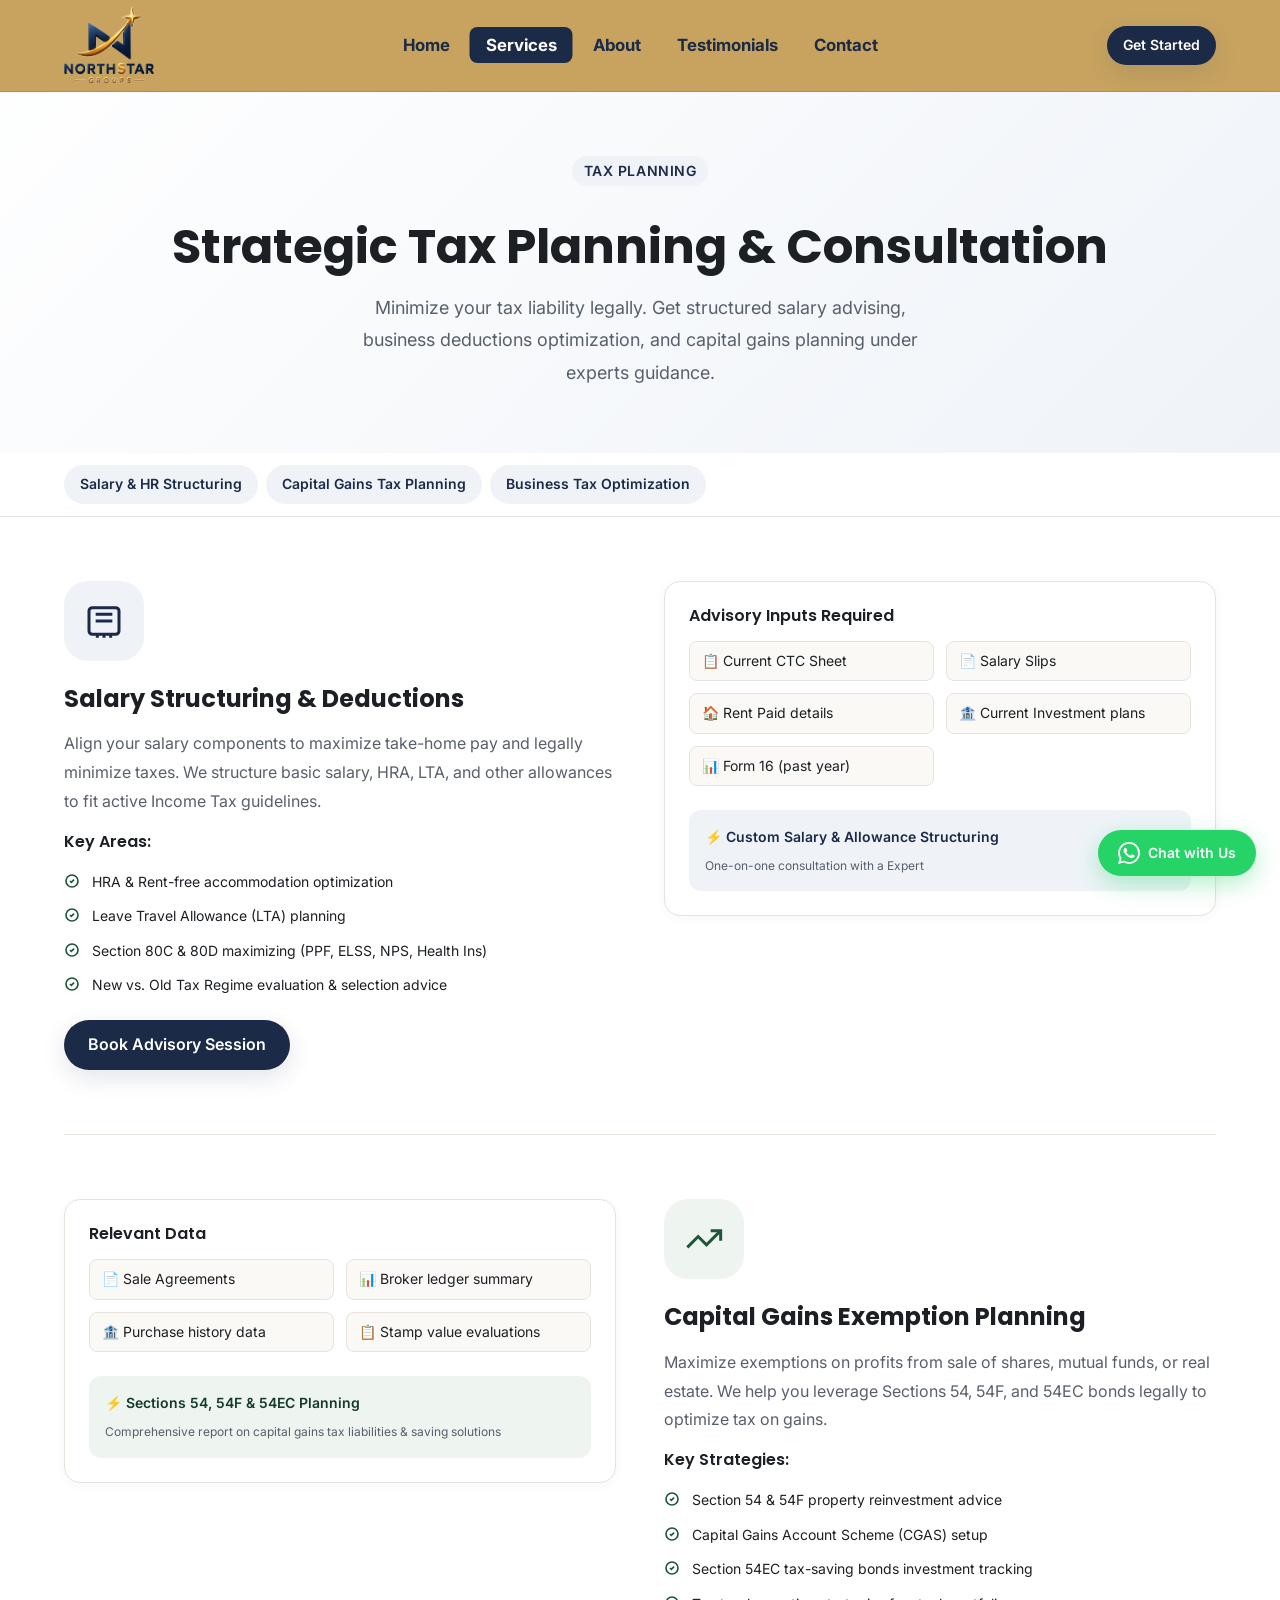
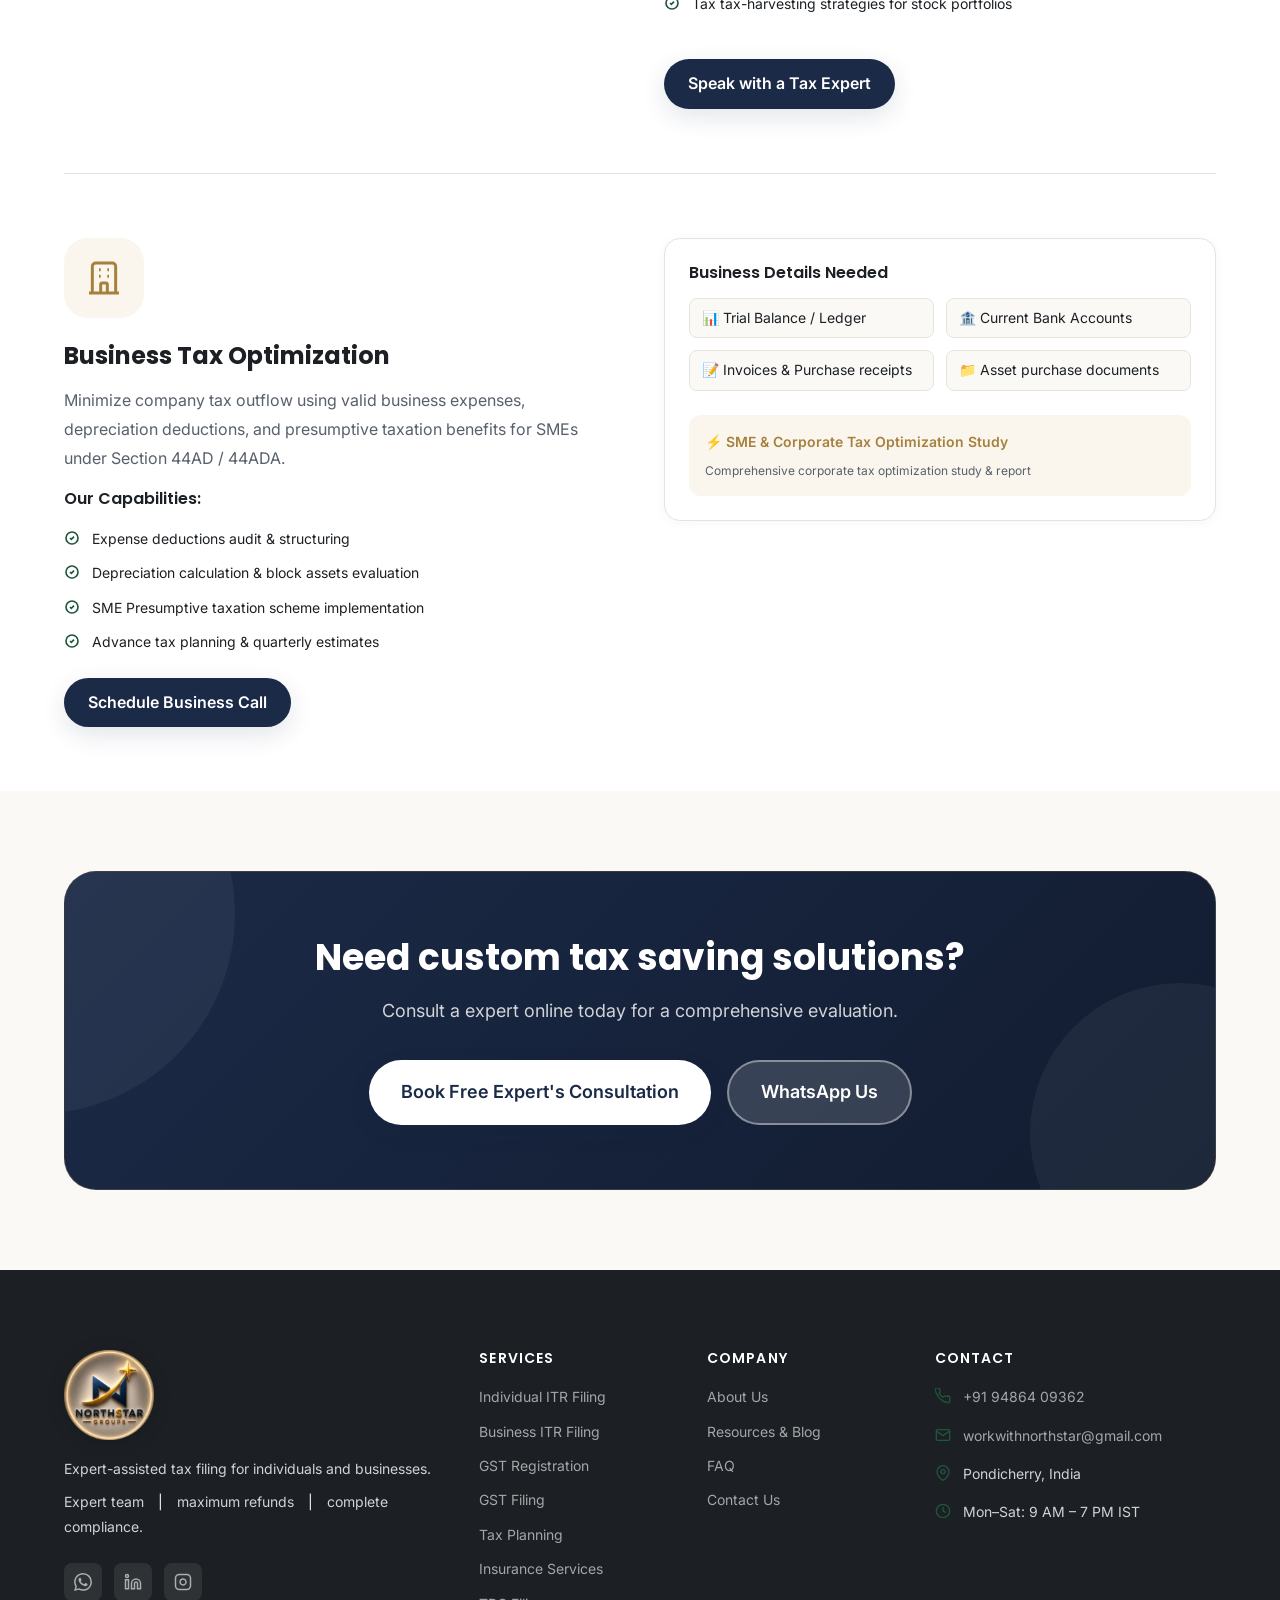
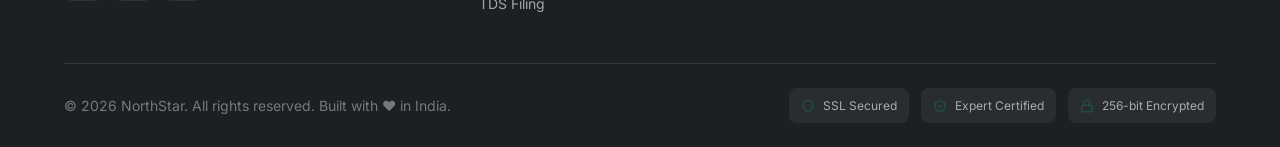
<file: pages/tax-planning.html>
<!DOCTYPE html>
<html lang="en">

<head>
  <meta charset="UTF-8" />
  <meta name="viewport" content="width=device-width, initial-scale=1.0" />
  <title>Tax Planning & Consultation — NorthStar</title>
  <meta name="description"
    content="Strategic tax planning services to reduce liability, structure salary, optimize business taxation, and plan capital gains exemptions under expert guidance." />
  <link rel="preconnect" href="https://fonts.googleapis.com" />
  <link
    href="https://fonts.googleapis.com/css2?family=Inter:wght@400;500;600;700;800&family=Poppins:wght@500;600;700;800&display=swap"
    rel="stylesheet" />
  <link rel="stylesheet" href="../css/variables.css?v=1.2" />
  <link rel="stylesheet" href="../css/reset.css?v=1.2" />
  <link rel="stylesheet" href="../css/main.css?v=1.2" />
  <style>
    .services-hero {
      background: linear-gradient(135deg, var(--bg-white) 0%, var(--primary-light) 100%);
      padding: calc(var(--nav-height) + var(--sp-16)) 0 var(--sp-16);
      text-align: center;
    }

    .service-detail {
      padding: var(--sp-16) 0;
      border-bottom: 1px solid var(--border);
    }

    .service-detail:last-child {
      border-bottom: none;
    }

    .service-detail-grid {
      display: grid;
      grid-template-columns: 1fr 1fr;
      gap: var(--sp-12);
      align-items: start;
    }

    .service-detail:nth-child(even) .service-detail-grid {
      direction: rtl;
    }

    .service-detail:nth-child(even) .service-detail-grid>* {
      direction: ltr;
    }

    .service-detail-icon {
      width: 80px;
      height: 80px;
      border-radius: var(--radius-xl);
      display: flex;
      align-items: center;
      justify-content: center;
      margin-bottom: var(--sp-6);
    }

    .service-benefits {
      list-style: none;
      margin: var(--sp-5) 0;
    }

    .service-benefits li {
      display: flex;
      align-items: flex-start;
      gap: var(--sp-3);
      margin-bottom: var(--sp-3);
      font-size: var(--text-sm);
    }

    .service-benefits li svg {
      color: var(--success);
      flex-shrink: 0;
      margin-top: 2px;
    }

    .docs-grid {
      display: grid;
      grid-template-columns: repeat(2, 1fr);
      gap: var(--sp-3);
      margin-top: var(--sp-4);
    }

    .doc-tag {
      background: var(--bg);
      border: 1px solid var(--border);
      border-radius: var(--radius);
      padding: var(--sp-2) var(--sp-3);
      font-size: var(--text-sm);
      display: flex;
      align-items: center;
      gap: var(--sp-2);
    }

    @media (max-width: 1023px) {
      .service-detail-grid {
        grid-template-columns: 1fr;
      }

      .service-detail:nth-child(even) .service-detail-grid {
        direction: ltr;
      }
    }

    @media (max-width: 767px) {
      .services-hero {
        padding: calc(var(--nav-height) + var(--sp-10)) 0 var(--sp-10);
      }

      .service-detail {
        padding: var(--sp-10) 0;
      }

      .docs-grid {
        grid-template-columns: 1fr;
      }

      .service-detail-icon {
        width: 64px;
        height: 64px;
      }
    }

    @media (max-width: 480px) {
      .services-hero {
        padding: calc(var(--nav-height) + var(--sp-6)) 0 var(--sp-8);
      }

      .service-detail {
        padding: var(--sp-8) 0;
      }
    }
  </style>
  <script type="text/javascript">
    (function (c, l, a, r, i, t, y) {
      c[a] = c[a] || function () { (c[a].q = c[a].q || []).push(arguments) };
      t = l.createElement(r); t.async = 1; t.src = "https://www.clarity.ms/tag/" + i;
      y = l.getElementsByTagName(r)[0]; y.parentNode.insertBefore(t, y);
    })(window, document, "clarity", "script", "xf7hijyryt");
  </script>
</head>

<body>
  <!-- Navbar -->
  <nav class="navbar navbar-dark" id="navbar" role="navigation" aria-label="Main navigation">
    <div class="container">
      <div class="navbar-inner">
        <a href="../index.html" class="navbar-logo">
          <img src="../assets/images/northstar-logo.png" alt="NorthStar Financial Services" class="navbar-logo-img" />
        </a>
        <ul class="navbar-nav" role="list">
          <li><a href="../index.html#home" class="nav-link">Home</a></li>
          <li><a href="services.html" class="nav-link active">Services</a></li>
          <li><a href="about.html" class="nav-link">About</a></li>
          <li><a href="../index.html#testimonials" class="nav-link">Testimonials</a></li>
          <li><a href="../index.html#contact" class="nav-link">Contact</a></li>
        </ul>
        <div class="navbar-actions">
          <a href="../index.html#contact" class="btn btn-primary btn-sm">Get Started</a>
        </div>
        <button class="hamburger" id="hamburger" aria-label="Toggle menu"
          aria-expanded="false"><span></span><span></span><span></span></button>
      </div>
    </div>
  </nav>
  <div class="mobile-menu" id="mobile-menu">
    <a href="../index.html#home" class="nav-link">Home</a>
    <a href="services.html" class="nav-link">Services</a>
    <a href="about.html" class="nav-link">About</a>
    <a href="../index.html#testimonials" class="nav-link">Testimonials</a>
    <a href="../index.html#contact" class="nav-link">Contact</a>
    <div class="mobile-menu-actions">
      <a href="../index.html#contact" class="btn btn-primary">Get Started</a>
    </div>
  </div>

  <main>
    <section class="services-hero">
      <div class="container">
        <span class="section-tag">Tax Planning</span>
        <h1 class="section-title"
          style="margin-top: var(--sp-4); font-size: clamp(var(--text-3xl), 5vw, var(--text-5xl));">Strategic Tax
          Planning & Consultation</h1>
        <p class="section-subtitle" style="margin-top: var(--sp-4);">Minimize your tax liability legally. Get structured
          salary advising, business deductions optimization, and capital gains planning under experts guidance.</p>
      </div>
    </section>

    <!-- Service quick links -->
    <div
      style="background: #fff; border-bottom: 1px solid var(--border); position: sticky; top: var(--nav-height); z-index: var(--z-sticky);">
      <div class="container" style="overflow-x: auto; -webkit-overflow-scrolling: touch;">
        <nav style="display: flex; gap: var(--sp-2); padding: var(--sp-3) 0; white-space: nowrap;"
          aria-label="Service sections">
          <a href="#salary-structuring" class="btn btn-ghost btn-sm">Salary & HR Structuring</a>
          <a href="#capital-gains" class="btn btn-ghost btn-sm">Capital Gains Tax Planning</a>
          <a href="#business-tax" class="btn btn-ghost btn-sm">Business Tax Optimization</a>
        </nav>
      </div>
    </div>

    <div class="container">

      <!-- Salary & HR Structuring -->
      <section class="service-detail" id="salary-structuring" aria-labelledby="salary-heading">
        <div class="service-detail-grid">
          <div>
            <div class="service-detail-icon" style="background: var(--primary-light); color: var(--primary);">
              <svg width="40" height="40" fill="none" stroke="currentColor" stroke-width="1.8" viewBox="0 0 24 24"
                aria-hidden="true">
                <rect x="3" y="4" width="18" height="16" rx="2" />
                <path d="M16 20v2M8 20v2M12 20v2M7 8h10M7 12h10" />
              </svg>
            </div>
            <h2 id="salary-heading" style="font-size: var(--text-2xl); margin-bottom: var(--sp-4);">Salary Structuring &
              Deductions</h2>
            <p style="color: var(--text-secondary); line-height: var(--lh-relaxed); margin-bottom: var(--sp-4);">Align
              your salary components to maximize take-home pay and legally minimize taxes. We structure basic salary,
              HRA, LTA, and other allowances to fit active Income Tax guidelines.</p>
            <h3 style="font-size: var(--text-base); font-weight: var(--fw-semi); margin-bottom: var(--sp-3);">Key Areas:
            </h3>
            <ul class="service-benefits">
              <li><svg width="16" height="16" fill="none" stroke="currentColor" stroke-width="2.5" viewBox="0 0 24 24">
                  <path d="M9 12l2 2 4-4m6 2a9 9 0 11-18 0 9 9 0 0118 0z" />
                </svg>HRA & Rent-free accommodation optimization</li>
              <li><svg width="16" height="16" fill="none" stroke="currentColor" stroke-width="2.5" viewBox="0 0 24 24">
                  <path d="M9 12l2 2 4-4m6 2a9 9 0 11-18 0 9 9 0 0118 0z" />
                </svg>Leave Travel Allowance (LTA) planning</li>
              <li><svg width="16" height="16" fill="none" stroke="currentColor" stroke-width="2.5" viewBox="0 0 24 24">
                  <path d="M9 12l2 2 4-4m6 2a9 9 0 11-18 0 9 9 0 0118 0z" />
                </svg>Section 80C & 80D maximizing (PPF, ELSS, NPS, Health Ins)</li>
              <li><svg width="16" height="16" fill="none" stroke="currentColor" stroke-width="2.5" viewBox="0 0 24 24">
                  <path d="M9 12l2 2 4-4m6 2a9 9 0 11-18 0 9 9 0 0118 0z" />
                </svg>New vs. Old Tax Regime evaluation & selection advice</li>
            </ul>
            <div style="display:flex; gap: var(--sp-3); flex-wrap: wrap; margin-top: var(--sp-6);">
              <a href="../index.html#contact" class="btn btn-primary"
                onclick="setService('Tax Planning & Consultation')">Book Advisory Session</a>
            </div>
          </div>
          <div>
            <div class="card" style="padding: var(--sp-6);">
              <h3 style="font-size: var(--text-base); font-weight: var(--fw-semi); margin-bottom: var(--sp-4);">Advisory
                Inputs Required</h3>
              <div class="docs-grid">
                <div class="doc-tag">📋 Current CTC Sheet</div>
                <div class="doc-tag">📄 Salary Slips</div>
                <div class="doc-tag">🏠 Rent Paid details</div>
                <div class="doc-tag">🏦 Current Investment plans</div>
                <div class="doc-tag">📊 Form 16 (past year)</div>
              </div>
              <div
                style="margin-top: var(--sp-6); background: var(--primary-light); border-radius: var(--radius-md); padding: var(--sp-4);">
                <div
                  style="font-size: var(--text-sm); font-weight: var(--fw-semi); color: var(--primary); margin-bottom: var(--sp-2);">
                  ⚡ Custom Salary &amp; Allowance Structuring</div>
                <div style="font-size: var(--text-xs); color: var(--text-secondary);">One-on-one consultation with a
                  Expert</div>
              </div>
            </div>
          </div>
        </div>
      </section>

      <!-- Capital Gains Tax Planning -->
      <section class="service-detail" id="capital-gains" aria-labelledby="gains-heading">
        <div class="service-detail-grid">
          <div>
            <div class="service-detail-icon" style="background: var(--secondary-light); color: var(--secondary);">
              <svg width="40" height="40" fill="none" stroke="currentColor" stroke-width="1.8" viewBox="0 0 24 24"
                aria-hidden="true">
                <polyline points="22 7 13.5 15.5 8.5 10.5 2 17" />
                <polyline points="16 7 22 7 22 13" />
              </svg>
            </div>
            <h2 id="gains-heading" style="font-size: var(--text-2xl); margin-bottom: var(--sp-4);">Capital Gains
              Exemption Planning</h2>
            <p style="color: var(--text-secondary); line-height: var(--lh-relaxed); margin-bottom: var(--sp-4);">
              Maximize exemptions on profits from sale of shares, mutual funds, or real estate. We help you leverage
              Sections 54, 54F, and 54EC bonds legally to optimize tax on gains.</p>
            <h3 style="font-size: var(--text-base); font-weight: var(--fw-semi); margin-bottom: var(--sp-3);">Key
              Strategies:</h3>
            <ul class="service-benefits">
              <li><svg width="16" height="16" fill="none" stroke="currentColor" stroke-width="2.5" viewBox="0 0 24 24">
                  <path d="M9 12l2 2 4-4m6 2a9 9 0 11-18 0 9 9 0 0118 0z" />
                </svg>Section 54 & 54F property reinvestment advice</li>
              <li><svg width="16" height="16" fill="none" stroke="currentColor" stroke-width="2.5" viewBox="0 0 24 24">
                  <path d="M9 12l2 2 4-4m6 2a9 9 0 11-18 0 9 9 0 0118 0z" />
                </svg>Capital Gains Account Scheme (CGAS) setup</li>
              <li><svg width="16" height="16" fill="none" stroke="currentColor" stroke-width="2.5" viewBox="0 0 24 24">
                  <path d="M9 12l2 2 4-4m6 2a9 9 0 11-18 0 9 9 0 0118 0z" />
                </svg>Section 54EC tax-saving bonds investment tracking</li>
              <li><svg width="16" height="16" fill="none" stroke="currentColor" stroke-width="2.5" viewBox="0 0 24 24">
                  <path d="M9 12l2 2 4-4m6 2a9 9 0 11-18 0 9 9 0 0118 0z" />
                </svg>Tax tax-harvesting strategies for stock portfolios</li>
            </ul>
            <a href="../index.html#contact" class="btn btn-primary" style="margin-top: var(--sp-6);">Speak with a Tax
              Expert</a>
          </div>
          <div>
            <div class="card" style="padding: var(--sp-6);">
              <h3 style="font-size: var(--text-base); font-weight: var(--fw-semi); margin-bottom: var(--sp-4);">Relevant
                Data</h3>
              <div class="docs-grid">
                <div class="doc-tag">📄 Sale Agreements</div>
                <div class="doc-tag">📊 Broker ledger summary</div>
                <div class="doc-tag">🏦 Purchase history data</div>
                <div class="doc-tag">📋 Stamp value evaluations</div>
              </div>
              <div
                style="margin-top: var(--sp-6); background: var(--secondary-light); border-radius: var(--radius-md); padding: var(--sp-4);">
                <div
                  style="font-size: var(--text-sm); font-weight: var(--fw-semi); color: var(--secondary-dark); margin-bottom: var(--sp-2);">
                  ⚡ Sections 54, 54F &amp; 54EC Planning</div>
                <div style="font-size: var(--text-xs); color: var(--text-secondary);">Comprehensive report on capital
                  gains tax liabilities & saving solutions</div>
              </div>
            </div>
          </div>
        </div>
      </section>

      <!-- Business Tax Optimization -->
      <section class="service-detail" id="business-tax" aria-labelledby="biz-tax-heading">
        <div class="service-detail-grid">
          <div>
            <div class="service-detail-icon" style="background: var(--accent-light); color: var(--accent-dark);">
              <svg width="40" height="40" fill="none" stroke="currentColor" stroke-width="1.8" viewBox="0 0 24 24"
                aria-hidden="true">
                <path
                  d="M19 21V5a2 2 0 00-2-2H7a2 2 0 00-2 2v16m14 0h2m-2 0h-5m-9 0H3m2 0h5M9 7h1m-1 4h1m4-4h1m-1 4h1m-5 10v-5a1 1 0 011-1h2a1 1 0 011 1v5m-4 0h4" />
              </svg>
            </div>
            <h2 id="biz-tax-heading" style="font-size: var(--text-2xl); margin-bottom: var(--sp-4);">Business Tax
              Optimization</h2>
            <p style="color: var(--text-secondary); line-height: var(--lh-relaxed); margin-bottom: var(--sp-4);">
              Minimize company tax outflow using valid business expenses, depreciation deductions, and presumptive
              taxation benefits for SMEs under Section 44AD / 44ADA.</p>
            <h3 style="font-size: var(--text-base); font-weight: var(--fw-semi); margin-bottom: var(--sp-3);">Our
              Capabilities:</h3>
            <ul class="service-benefits">
              <li><svg width="16" height="16" fill="none" stroke="currentColor" stroke-width="2.5" viewBox="0 0 24 24">
                  <path d="M9 12l2 2 4-4m6 2a9 9 0 11-18 0 9 9 0 0118 0z" />
                </svg>Expense deductions audit & structuring</li>
              <li><svg width="16" height="16" fill="none" stroke="currentColor" stroke-width="2.5" viewBox="0 0 24 24">
                  <path d="M9 12l2 2 4-4m6 2a9 9 0 11-18 0 9 9 0 0118 0z" />
                </svg>Depreciation calculation & block assets evaluation</li>
              <li><svg width="16" height="16" fill="none" stroke="currentColor" stroke-width="2.5" viewBox="0 0 24 24">
                  <path d="M9 12l2 2 4-4m6 2a9 9 0 11-18 0 9 9 0 0118 0z" />
                </svg>SME Presumptive taxation scheme implementation</li>
              <li><svg width="16" height="16" fill="none" stroke="currentColor" stroke-width="2.5" viewBox="0 0 24 24">
                  <path d="M9 12l2 2 4-4m6 2a9 9 0 11-18 0 9 9 0 0118 0z" />
                </svg>Advance tax planning & quarterly estimates</li>
            </ul>
            <div style="display:flex; gap: var(--sp-3); flex-wrap: wrap; margin-top: var(--sp-6);">
              <a href="../index.html#contact" class="btn btn-primary"
                onclick="setService('Tax Planning & Consultation')">Schedule Business Call</a>
            </div>
          </div>
          <div>
            <div class="card" style="padding: var(--sp-6);">
              <h3 style="font-size: var(--text-base); font-weight: var(--fw-semi); margin-bottom: var(--sp-4);">Business
                Details Needed</h3>
              <div class="docs-grid">
                <div class="doc-tag">📊 Trial Balance / Ledger</div>
                <div class="doc-tag">🏦 Current Bank Accounts</div>
                <div class="doc-tag">📝 Invoices & Purchase receipts</div>
                <div class="doc-tag">📁 Asset purchase documents</div>
              </div>
              <div
                style="margin-top: var(--sp-6); background: var(--accent-light); border-radius: var(--radius-md); padding: var(--sp-4);">
                <div
                  style="font-size: var(--text-sm); font-weight: var(--fw-semi); color: var(--accent-dark); margin-bottom: var(--sp-2);">
                  ⚡ SME &amp; Corporate Tax Optimization Study</div>
                <div style="font-size: var(--text-xs); color: var(--text-secondary);">Comprehensive corporate tax
                  optimization study & report</div>
              </div>
            </div>
          </div>
        </div>
      </section>

    </div>

    <!-- CTA -->
    <section class="section section-alt">
      <div class="container">
        <div class="cta-banner">
          <div class="cta-banner-content">
            <h2 class="cta-banner-title">Need custom tax saving solutions?</h2>
            <p class="cta-banner-subtitle">Consult a expert online today for a comprehensive evaluation.
            </p>
            <div class="cta-banner-actions">
              <a href="../index.html#contact" class="btn btn-white btn-lg">Book Free Expert's Consultation</a>
              <a href="https://wa.me/919486409362" target="_blank" rel="noopener" class="btn btn-lg"
                style="background:rgba(255,255,255,0.15);color:#fff;border:2px solid rgba(255,255,255,0.4);">WhatsApp
                Us</a>
            </div>
          </div>
        </div>
      </div>
    </section>
  </main>

  <!-- ===== FOOTER ===== -->
  <footer class="footer" role="contentinfo">
    <div class="container">
      <div class="footer-grid">
        <div class="footer-brand">
          <div class="footer-logo">
            <img src="../assets/images/northstar-footer-logo.png" alt="NorthStar Financial Services"
              class="footer-logo-img" />
          </div>
          <p class="footer-tagline">
            <span style="display: block; margin-bottom: var(--sp-2);">
              Expert-assisted tax filing for individuals and businesses.
            </span>
            <span style="display: block;">
              Expert team <span style="margin: 0 10px; color: #fff;">|</span> maximum refunds <span
                style="margin: 0 10px; color: #fff;">|</span> complete compliance.
            </span>
          </p>

          <div class="footer-social" aria-label="Social media links">
            <a href="https://wa.me/919486409362" target="_blank" rel="noopener" class="social-link"
              aria-label="WhatsApp">
              <svg width="18" height="18" viewBox="0 0 24 24" fill="currentColor" aria-hidden="true">
                <path
                  d="M17.472 14.382c-.297-.149-1.758-.867-2.03-.967-.273-.099-.471-.148-.67.15-.197.297-.767.966-.94 1.164-.173.199-.347.223-.644.075-.297-.15-1.255-.463-2.39-1.475-.883-.788-1.48-1.761-1.653-2.059-.173-.297-.018-.458.13-.606.134-.133.298-.347.446-.52.149-.174.198-.298.298-.497.099-.198.05-.371-.025-.52-.075-.149-.669-1.612-.916-2.207-.242-.579-.487-.5-.669-.51-.173-.008-.371-.01-.57-.01-.198 0-.52.074-.792.372-.272.297-1.04 1.016-1.04 2.479 0 1.462 1.065 2.875 1.213 3.074.149.198 2.096 3.2 5.077 4.487.709.306 1.262.489 1.694.625.712.227 1.36.195 1.871.118.571-.085 1.758-.719 2.006-1.413.248-.694.248-1.289.173-1.413-.074-.124-.272-.198-.57-.347m-5.421 7.403h-.004a9.87 9.87 0 01-5.031-1.378l-.361-.214-3.741.982.998-3.648-.235-.374a9.86 9.86 0 01-1.51-5.26c.001-5.45 4.436-9.884 9.888-9.884 2.64 0 5.122 1.03 6.988 2.898a9.825 9.825 0 012.893 6.994c-.003 5.45-4.437 9.884-9.885 9.884m8.413-18.297A11.815 11.815 0 0012.05 0C5.495 0 .16 5.335.157 11.892c0 2.096.547 4.142 1.588 5.945L.057 24l6.305-1.654a11.882 11.882 0 005.683 1.448h.005c6.554 0 11.89-5.335 11.893-11.893a11.821 11.821 0 00-3.48-8.413z" />
              </svg>
            </a>
            <a href="#" class="social-link" aria-label="LinkedIn"><svg width="18" height="18" fill="none"
                stroke="currentColor" stroke-width="2" viewBox="0 0 24 24" aria-hidden="true">
                <path d="M16 8a6 6 0 016 6v7h-4v-7a2 2 0 00-2-2 2 2 0 00-2 2v7h-4v-7a6 6 0 016-6z" />
                <rect x="2" y="9" width="4" height="12" />
                <circle cx="4" cy="4" r="2" />
              </svg></a>

            <a href="#" class="social-link" aria-label="Instagram"><svg width="18" height="18" fill="none"
                stroke="currentColor" stroke-width="2" viewBox="0 0 24 24" aria-hidden="true">
                <rect x="2" y="2" width="20" height="20" rx="5" />
                <path d="M16 11.37A4 4 0 1112.63 8 4 4 0 0116 11.37z" />
                <line x1="17.5" y1="6.5" x2="17.51" y2="6.5" />
              </svg></a>
          </div>
        </div>
        <div>
          <h3 class="footer-heading">Services</h3>
          <nav class="footer-links" aria-label="Services links">
            <a href="services.html#itr-individual" class="footer-link">Individual ITR Filing</a>
            <a href="services.html#itr-business" class="footer-link">Business ITR Filing</a>
            <a href="services.html#gst-registration" class="footer-link">GST Registration</a>
            <a href="services.html#gst-filing" class="footer-link">GST Filing</a>
            <a href="tax-planning.html" class="footer-link">Tax Planning</a>
            <a href="insurance.html" class="footer-link">Insurance Services</a>
            <a href="services.html#tds-filing" class="footer-link">TDS Filing</a>
          </nav>
        </div>
        <div>
          <h3 class="footer-heading">Company</h3>
          <nav class="footer-links" aria-label="Company links">
            <a href="about.html" class="footer-link">About Us</a>
            <a href="resources.html" class="footer-link">Resources & Blog</a>
            <a href="faq.html" class="footer-link">FAQ</a>
            <a href="../index.html#contact" class="footer-link">Contact Us</a>
          </nav>
        </div>
        <div>
          <h3 class="footer-heading">Contact</h3>
          <div class="footer-contact-item">
            <svg width="16" height="16" fill="none" stroke="currentColor" stroke-width="2" viewBox="0 0 24 24"
              aria-hidden="true">
              <path
                d="M22 16.92v3a2 2 0 01-2.18 2 19.79 19.79 0 01-8.63-3.07A19.5 19.5 0 013.07 9.81a19.79 19.79 0 01-3.07-8.68A2 2 0 012 .18h3a2 2 0 012 1.72 12.84 12.84 0 00.7 2.81 2 2 0 01-.45 2.11L6.09 7.91a16 16 0 006 6l1.27-1.27a2 2 0 012.11-.45 12.84 12.84 0 002.81.7A2 2 0 0122 14.92z" />
            </svg>
            <a href="tel:+919486409362" style="color: rgba(255,255,255,0.6);">+91 94864 09362</a>
          </div>
          <div class="footer-contact-item">
            <svg width="16" height="16" fill="none" stroke="currentColor" stroke-width="2" viewBox="0 0 24 24"
              aria-hidden="true">
              <path d="M4 4h16c1.1 0 2 .9 2 2v12c0 1.1-.9 2-2 2H4c-1.1 0-2-.9-2-2V6c0-1.1.9-2 2-2z" />
              <polyline points="22,6 12,13 2,6" />
            </svg>
            <a href="mailto:workwithnorthstar@gmail.com"
              style="color: rgba(255,255,255,0.6);">workwithnorthstar@gmail.com</a>
          </div>
          <div class="footer-contact-item">
            <svg width="16" height="16" fill="none" stroke="currentColor" stroke-width="2" viewBox="0 0 24 24"
              aria-hidden="true">
              <path d="M21 10c0 7-9 13-9 13s-9-6-9-13a9 9 0 0118 0z" />
              <circle cx="12" cy="10" r="3" />
            </svg>
            <span>Pondicherry, India</span>
          </div>
          <div class="footer-contact-item">
            <svg width="16" height="16" fill="none" stroke="currentColor" stroke-width="2" viewBox="0 0 24 24"
              aria-hidden="true">
              <circle cx="12" cy="12" r="10" />
              <polyline points="12,6 12,12 16,14" />
            </svg>
            <span>Mon–Sat: 9 AM – 7 PM IST</span>
          </div>
        </div>
      </div>
      <div class="footer-bottom">
        <p class="footer-copyright">© <span id="footer-year"></span> NorthStar. All rights reserved. Built with ❤️ in
          India.</p>
        <div class="footer-badges" aria-label="Security certifications">
          <div class="security-badge">
            <svg width="14" height="14" fill="none" stroke="currentColor" stroke-width="2" viewBox="0 0 24 24"
              aria-hidden="true">
              <path d="M12 22s8-4 8-10V5l-8-3-8 3v7c0 6 8 10 8 10z" />
            </svg>
            SSL Secured
          </div>
          <div class="security-badge">
            <svg width="14" height="14" fill="none" stroke="currentColor" stroke-width="2" viewBox="0 0 24 24"
              aria-hidden="true">
              <path d="M9 12l2 2 4-4m6 2a9 9 0 11-18 0 9 9 0 0118 0z" />
            </svg>
            Expert Certified
          </div>
          <div class="security-badge">
            <svg width="14" height="14" fill="none" stroke="currentColor" stroke-width="2" viewBox="0 0 24 24"
              aria-hidden="true">
              <rect x="3" y="11" width="18" height="11" rx="2" />
              <path d="M7 11V7a5 5 0 0110 0v4" />
            </svg>
            256-bit Encrypted
          </div>
        </div>
      </div>
    </div>
  </footer>

  <a href="https://wa.me/919486409362?text=Hi%2C%20I%27d%20like%20to%20know%20more%20about%20your%20tax%20planning%20services."
    class="whatsapp-float" target="_blank" rel="noopener" aria-label="Chat on WhatsApp">
    <svg width="22" height="22" viewBox="0 0 24 24" fill="currentColor" aria-hidden="true">
      <path
        d="M17.472 14.382c-.297-.149-1.758-.867-2.03-.967-.273-.099-.471-.148-.67.15-.197.297-.767.966-.94 1.164-.173.199-.347.223-.644.075-.297-.15-1.255-.463-2.39-1.475-.883-.788-1.48-1.761-1.653-2.059-.173-.297-.018-.458.13-.606.134-.133.298-.347.446-.52.149-.174.198-.298.298-.497.099-.198.05-.371-.025-.52-.075-.149-.669-1.612-.916-2.207-.242-.579-.487-.5-.669-.51-.173-.008-.371-.01-.57-.01-.198 0-.52.074-.792.372-.272.297-1.04 1.016-1.04 2.479 0 1.462 1.065 2.875 1.213 3.074.149.198 2.096 3.2 5.077 4.487.709.306 1.262.489 1.694.625.712.227 1.36.195 1.871.118.571-.085 1.758-.719 2.006-1.413.248-.694.248-1.289.173-1.413-.074-.124-.272-.198-.57-.347m-5.421 7.403h-.004a9.87 9.87 0 01-5.031-1.378l-.361-.214-3.741.982.998-3.648-.235-.374a9.86 9.86 0 01-1.51-5.26c.001-5.45 4.436-9.884 9.888-9.884 2.64 0 5.122 1.03 6.988 2.898a9.825 9.825 0 012.893 6.994c-.003 5.45-4.437 9.884-9.885 9.884m8.413-18.297A11.815 11.815 0 0012.05 0C5.495 0 .16 5.335.157 11.892c0 2.096.547 4.142 1.588 5.945L.057 24l6.305-1.654a11.882 11.882 0 005.683 1.448h.005c6.554 0 11.89-5.335 11.893-11.893a11.821 11.821 0 00-3.48-8.413z" />
    </svg>
    <span class="wa-label">Chat with Us</span>
  </a>
  <script src="../js/main.js?v=1.2"></script>
</body>

</html>
</file>
<file: css/variables.css>
/* ============================================
  DESIGN TOKENS — NorthStar
   ============================================ */
:root {
  /* Brand Colors */
  --primary: #1B2A47;
  --primary-rgb: 27, 42, 71;
  --primary-dark: #121C30;
  --primary-light: #EFF3F8;
  --secondary: #1F563B;
  --secondary-rgb: 31, 86, 59;
  --secondary-dark: #153C29;
  --secondary-light: #EEF4F0;
  --accent: #C5A059;
  --accent-rgb: 197, 160, 89;
  --accent-dark: #A6803D;
  --accent-light: #FAF6EE;

  /* Neutrals */
  --bg: #FAF9F6;
  --bg-white: #FFFFFF;
  --surface: #F5F3EF;
  --border: #E7E3DC;
  --border-focus: #1B2A47;

  /* Text */
  --text: #1C2024;
  --text-secondary: #58606B;
  --text-muted: #8D96A3;
  --text-inverse: #FFFFFF;

  /* Status */
  --success: #1F563B;
  --success-bg: #EEF4F0;
  --warning: #B27A23;
  --warning-bg: #FCF7ED;
  --error: #992E2E;
  --error-bg: #FAF2F2;
  --info: #2A597E;
  --info-bg: #EDF3F7;

  /* Typography */
  --font-heading: 'Poppins', sans-serif;
  --font-body: 'Inter', sans-serif;

  --text-xs: 0.75rem;
  --text-sm: 0.875rem;
  --text-base: 1rem;
  --text-lg: 1.125rem;
  --text-xl: 1.25rem;
  --text-2xl: 1.5rem;
  --text-3xl: 1.875rem;
  --text-4xl: 2.25rem;
  --text-5xl: 3rem;
  --text-6xl: 3.75rem;

  --fw-normal: 400;
  --fw-medium: 500;
  --fw-semi: 600;
  --fw-bold: 700;
  --fw-black: 800;

  --lh-tight: 1.2;
  --lh-snug: 1.4;
  --lh-normal: 1.6;
  --lh-relaxed: 1.8;

  /* Spacing */
  --sp-1: 0.25rem;
  --sp-2: 0.5rem;
  --sp-3: 0.75rem;
  --sp-4: 1rem;
  --sp-5: 1.25rem;
  --sp-6: 1.5rem;
  --sp-8: 2rem;
  --sp-10: 2.5rem;
  --sp-12: 3rem;
  --sp-16: 4rem;
  --sp-20: 5rem;
  --sp-24: 6rem;

  /* Border Radius */
  --radius-sm: 4px;
  --radius: 8px;
  --radius-md: 12px;
  --radius-lg: 16px;
  --radius-xl: 24px;
  --radius-2xl: 32px;
  --radius-full: 9999px;

  /* Shadows */
  --shadow-xs: 0 1px 2px rgba(27, 42, 71, 0.03);
  --shadow-sm: 0 2px 12px rgba(27, 42, 71, 0.04);
  --shadow: 0 4px 20px rgba(27, 42, 71, 0.06);
  --shadow-md: 0 8px 24px rgba(27, 42, 71, 0.08);
  --shadow-lg: 0 16px 36px rgba(27, 42, 71, 0.10);
  --shadow-xl: 0 24px 48px rgba(27, 42, 71, 0.12);
  --shadow-primary: 0 8px 24px rgba(27, 42, 71, 0.12);
  --shadow-green: 0 8px 24px rgba(31, 86, 59, 0.12);

  /* Glassmorphism */
  --glass-bg: rgba(250, 249, 246, 0.78);
  --glass-border: rgba(231, 227, 220, 0.5);
  --glass-blur: blur(16px);

  /* Transitions */
  --transition-fast: all 0.15s ease;
  --transition: all 0.25s ease;
  --transition-slow: all 0.4s ease;

  /* Z-index */
  --z-dropdown: 100;
  --z-sticky: 200;
  --z-fixed: 300;
  --z-modal: 400;
  --z-toast: 500;

  /* Layout */
  --container: 1200px;
  --nav-height: 92px;
}
</file>
<file: css/main.css>
/* ============================================
  MAIN STYLES — NorthStar
   ============================================ */

/* --- Layout Utilities --- */
.container {
  max-width: var(--container);
  margin: 0 auto;
  padding: 0 var(--sp-6);
}

.section {
  padding: var(--sp-20) 0;
}

/* 2-column form row — collapses to 1 column on mobile */
.form-row-2 {
  display: grid;
  grid-template-columns: 1fr 1fr;
  gap: var(--sp-4);
}

@media (max-width: 520px) {
  .form-row-2 {
    grid-template-columns: 1fr;
  }
}


.section-alt {
  background: var(--bg);
}

.section-dark {
  background: var(--text);
  color: var(--text-inverse);
}

.section-primary {
  background: var(--primary);
  color: var(--text-inverse);
}

body.home-prism {
  background: var(--bg);
}

.section-header {
  text-align: center;
  margin-bottom: var(--sp-12);
}

.section-tag {
  display: inline-flex;
  align-items: center;
  gap: var(--sp-2);
  background: var(--primary-light);
  color: var(--primary);
  font-size: var(--text-sm);
  font-weight: var(--fw-semi);
  padding: var(--sp-1) var(--sp-3);
  border-radius: var(--radius-full);
  margin-bottom: var(--sp-4);
  letter-spacing: 0.04em;
  text-transform: uppercase;
}

.section-title {
  font-size: clamp(var(--text-2xl), 4vw, var(--text-4xl));
  font-weight: var(--fw-bold);
  margin-bottom: var(--sp-4);
}

.section-subtitle {
  font-size: var(--text-lg);
  color: var(--text-secondary);
  max-width: 600px;
  margin: 0 auto;
  line-height: var(--lh-relaxed);
}

/* --- Buttons --- */
.btn {
  display: inline-flex;
  align-items: center;
  justify-content: center;
  gap: var(--sp-2);
  padding: var(--sp-3) var(--sp-6);
  border-radius: var(--radius-full);
  font-weight: var(--fw-semi);
  font-size: var(--text-base);
  transition: var(--transition);
  white-space: nowrap;
  min-height: 48px;
  cursor: pointer;
}

.btn-primary {
  background: var(--primary);
  color: #fff;
  box-shadow: var(--shadow-primary);
}

.btn-primary:hover {
  background: var(--primary-dark);
  transform: translateY(-2px);
  box-shadow: 0 12px 28px rgba(var(--primary-rgb), 0.25);
}

.btn-secondary {
  background: var(--secondary);
  color: #fff;
  box-shadow: var(--shadow-green);
}

.btn-secondary:hover {
  background: var(--secondary-dark);
  transform: translateY(-2px);
}

.btn-outline {
  border: 2px solid var(--primary);
  color: var(--primary);
  background: transparent;
}

.btn-outline:hover {
  background: var(--primary);
  color: #fff;
  transform: translateY(-2px);
}

.btn-ghost {
  color: var(--primary);
  background: var(--primary-light);
}

.btn-ghost:hover {
  background: var(--primary);
  color: #fff;
}

.btn-white {
  background: #fff;
  color: var(--primary);
  box-shadow: var(--shadow-md);
}

.btn-white:hover {
  transform: translateY(-2px);
  box-shadow: var(--shadow-lg);
}

.btn-lg {
  padding: var(--sp-4) var(--sp-8);
  font-size: var(--text-lg);
  min-height: 56px;
}

.btn-sm {
  padding: var(--sp-2) var(--sp-4);
  font-size: var(--text-sm);
  min-height: 36px;
}

.btn-icon {
  padding: var(--sp-3);
  border-radius: var(--radius-full);
}

.btn:disabled {
  opacity: 0.6;
  cursor: not-allowed;
  transform: none !important;
}

/* --- Cards --- */
.card {
  background: var(--bg-white);
  border-radius: var(--radius-lg);
  box-shadow: var(--shadow-sm);
  border: 1px solid var(--border);
  transition: var(--transition);
  overflow: hidden;
}

.card:hover {
  box-shadow: var(--shadow-md);
  transform: translateY(-4px);
}

.card-body {
  padding: var(--sp-6);
}

.card-glass {
  background: var(--glass-bg);
  backdrop-filter: var(--glass-blur);
  border: 1px solid var(--glass-border);
  border-radius: var(--radius-lg);
}

/* --- Badges --- */
.badge {
  display: inline-flex;
  align-items: center;
  gap: 4px;
  padding: 2px var(--sp-3);
  border-radius: var(--radius-full);
  font-size: var(--text-xs);
  font-weight: var(--fw-semi);
}

.badge-primary {
  background: var(--primary-light);
  color: var(--primary);
}

.badge-green {
  background: var(--secondary-light);
  color: var(--secondary-dark);
}

.badge-orange {
  background: #FEF3C7;
  color: #D97706;
}

.badge-popular {
  background: linear-gradient(135deg, var(--accent), #F97316);
  color: #fff;
  font-weight: var(--fw-bold);
}

/* --- Forms --- */
.form-group {
  margin-bottom: var(--sp-5);
}

.form-label {
  display: block;
  font-size: var(--text-sm);
  font-weight: var(--fw-medium);
  color: var(--text);
  margin-bottom: var(--sp-2);
}

.form-label span {
  color: var(--error);
  margin-left: 2px;
}

.form-control {
  width: 100%;
  padding: var(--sp-3) var(--sp-4);
  border: 1.5px solid var(--border);
  border-radius: var(--radius-md);
  font-size: var(--text-base);
  color: var(--text);
  background: var(--bg-white);
  transition: var(--transition);
  min-height: 48px;
}

.form-control:focus {
  border-color: var(--primary);
  box-shadow: 0 0 0 3px rgba(var(--primary-rgb), 0.1);
}

.form-control.error {
  border-color: var(--error);
}

.form-control::placeholder {
  color: var(--text-muted);
}

.form-error {
  font-size: var(--text-sm);
  color: var(--error);
  margin-top: var(--sp-1);
  display: none;
}

.form-error.show {
  display: block;
}

textarea.form-control {
  resize: vertical;
  min-height: 120px;
}

select.form-control {
  appearance: none;
  background-image: url("data:image/svg+xml,%3Csvg xmlns='http://www.w3.org/2000/svg' width='16' height='16' fill='%2394A3B8' viewBox='0 0 16 16'%3E%3Cpath d='M7.247 11.14L2.451 5.658C1.885 5.013 2.345 4 3.204 4h9.592a1 1 0 0 1 .753 1.659l-4.796 5.48a1 1 0 0 1-1.506 0z'/%3E%3C/svg%3E");
  background-repeat: no-repeat;
  background-position: right var(--sp-4) center;
  padding-right: var(--sp-10);
}

/* --- Navbar --- */
.navbar {
  position: fixed;
  top: 0;
  left: 0;
  right: 0;
  z-index: var(--z-fixed);
  height: var(--nav-height);
  background: rgba(250, 249, 246, 0.95);
  backdrop-filter: blur(12px);
  border-bottom: 1px solid var(--border);
  transition: var(--transition);
}

.navbar .container {
  position: relative;
  height: 100%;
}

.navbar.scrolled {
  box-shadow: var(--shadow);
}

.navbar-inner {
  display: flex;
  align-items: center;
  justify-content: space-between;
  height: 100%;
}

.navbar-logo {
  display: flex;
  align-items: center;
  gap: var(--sp-2);
  font-family: var(--font-heading);
  font-weight: var(--fw-bold);
  font-size: var(--text-xl);
  color: var(--primary);
  flex-shrink: 0;
}

.navbar-logo .logo-dot {
  color: var(--secondary);
}

.navbar-logo svg {
  width: 32px;
  height: 32px;
}

.logo-star {
  display: inline-block;
  margin: 0 0.01em;
  font-size: 0.9em;
  line-height: 1;
  color: rgba(218, 218, 215, 0.95);
}

.navbar-logo-img {
  height: 90px;
  /* Increased from 68px */
  width: 90px;
  object-fit: contain;
  display: block;
}

.footer-logo-img {
  height: 90px;
  /* Increased from 56px */
  width: 90px;
  object-fit: contain;
  display: block;
  filter: drop-shadow(0 2px 8px rgba(0, 0, 0, 0.18));
}

.navbar-dark {
  background: rgba(var(--accent-rgb), 0.96);
  border-bottom: 1px solid rgba(var(--primary-rgb), 0.15);
}

.navbar-dark .nav-link,
.navbar-dark .navbar-phone,
.navbar-dark .navbar-logo {
  color: var(--primary);
}

/* For dark navbar links (active on the pages) */
.navbar-dark .nav-link {
  color: #1b2a47;
  /* Slate dark blue default text for better visibility on gold */
}

.navbar-dark .nav-link:hover,
.navbar-dark .nav-link.active {
  color: #ffffff !important;
  /* White color when element is chosen/hovered */
  background-color: var(--primary);
  /* Dark primary background pill for premium contrast */
}

.navbar-dark .nav-link.active::after {
  display: none !important;
  /* Hide old underline to support the new pill background */
}

.navbar-dark .navbar-phone svg {
  color: var(--primary);
}

.navbar-nav {
  display: flex;
  align-items: center;
  gap: var(--sp-1);
  position: absolute;
  left: 50%;
  transform: translateX(-50%);
  list-style: none;
}

.nav-link {
  padding: var(--sp-2) var(--sp-4);
  /* Increased horizontal padding for pill design */
  border-radius: var(--radius);
  font-size: 1.05rem;
  /* Increased size of navbar elements */
  font-weight: var(--fw-bold);
  /* Bolder text for visibility */
  color: var(--text-secondary);
  transition: var(--transition);
  position: relative;
}

.nav-link:hover,
.nav-link.active {
  color: var(--primary);
}

.nav-link.active::after {
  content: '';
  position: absolute;
  bottom: -2px;
  left: var(--sp-3);
  right: var(--sp-3);
  height: 2px;
  background: var(--primary);
  border-radius: var(--radius-full);
}

.navbar-actions {
  display: flex;
  align-items: center;
  gap: var(--sp-3);
  flex-shrink: 0;
}

.navbar-phone {
  display: none;
  align-items: center;
  gap: var(--sp-2);
  font-size: var(--text-sm);
  font-weight: var(--fw-semi);
  color: var(--text);
  white-space: nowrap;
}

.navbar-phone svg {
  color: var(--secondary);
}

.hamburger {
  display: none;
  flex-direction: column;
  gap: 5px;
  padding: var(--sp-2);
  cursor: pointer;
}

.hamburger span {
  display: block;
  width: 24px;
  height: 2px;
  background: var(--text);
  border-radius: 2px;
  transition: var(--transition);
}

.hamburger.open span:nth-child(1) {
  transform: translateY(7px) rotate(45deg);
}

.hamburger.open span:nth-child(2) {
  opacity: 0;
}

.hamburger.open span:nth-child(3) {
  transform: translateY(-7px) rotate(-45deg);
}

/* Mobile menu */
.mobile-menu {
  display: none;
  position: fixed;
  top: var(--nav-height);
  left: 0;
  right: 0;
  background: #fff;
  border-bottom: 1px solid var(--border);
  z-index: var(--z-fixed);
  padding: var(--sp-4);
  box-shadow: var(--shadow-md);
}

.mobile-menu.open {
  display: block;
}

.mobile-menu .nav-link {
  display: block;
  padding: var(--sp-3) var(--sp-4);
  font-size: var(--text-base);
  border-radius: var(--radius);
}

.mobile-menu .nav-link:hover {
  background: var(--primary-light);
}

.mobile-menu-actions {
  display: flex;
  flex-direction: column;
  gap: var(--sp-3);
  margin-top: var(--sp-4);
  padding-top: var(--sp-4);
  border-top: 1px solid var(--border);
}

/* --- Hero Section --- */
.hero {
  min-height: 100vh;
  display: flex;
  align-items: center;
  padding-top: var(--nav-height);
  background: linear-gradient(135deg, #F0F4F8 0%, #FAF9F6 100%);
  position: relative;
  overflow: hidden;
}

.hero-cover {
  min-height: 72vh;
  background:
    linear-gradient(rgba(27, 42, 71, 0.45), rgba(18, 28, 48, 0.45)),
    radial-gradient(circle at top left, rgba(255, 255, 255, 0.08), transparent 40%),
    linear-gradient(135deg, var(--primary-dark) 0%, var(--primary) 100%);
}

.hero::before {
  content: '';
  position: absolute;
  top: -20%;
  right: -10%;
  width: 600px;
  height: 600px;
  background: radial-gradient(circle, rgba(15, 41, 66, 0.04) 0%, transparent 70%);
  border-radius: 50%;
}

.hero::after {
  content: '';
  position: absolute;
  bottom: -10%;
  left: -5%;
  width: 400px;
  height: 400px;
  background: radial-gradient(circle, rgba(46, 111, 86, 0.04) 0%, transparent 70%);
  border-radius: 50%;
}

.hero-grid {
  display: grid;
  grid-template-columns: 1fr 1fr;
  gap: var(--sp-12);
  align-items: center;
  position: relative;
  z-index: 1;
}

.hero-cover::before,
.hero-cover::after {
  display: none;
}

.hero-cover .container {
  width: 100%;
}

.hero-center {
  max-width: 920px;
  margin: 0 auto;
  text-align: center;
  padding: var(--sp-16) 0;
}

.hero-tag-dark {
  background: rgba(255, 255, 255, 0.08);
  color: rgba(255, 255, 255, 0.88);
  border-color: rgba(255, 255, 255, 0.12);
}

.hero-cover .hero-title {
  color: #fff;
  font-size: clamp(2.6rem, 6vw, 4.8rem);
  max-width: 14ch;
  margin: 0 auto var(--sp-5);
}

.hero-cover .hero-subtitle {
  color: rgba(255, 255, 255, 0.78);
  max-width: 760px;
  margin: 0 auto var(--sp-8);
}

.hero-cover .hero-actions,
.hero-cover .service-pills {
  justify-content: center;
}

.service-pills {
  display: flex;
  gap: var(--sp-3);
  flex-wrap: wrap;
}

.service-pill {
  display: inline-flex;
  align-items: center;
  justify-content: center;
  padding: var(--sp-2) var(--sp-4);
  border-radius: var(--radius-full);
  border: 1px solid rgba(255, 255, 255, 0.18);
  color: rgba(255, 255, 255, 0.9);
  background: rgba(255, 255, 255, 0.08);
  font-size: var(--text-sm);
}

.hero-tag {
  display: inline-flex;
  align-items: center;
  gap: var(--sp-2);
  background: var(--primary-light);
  color: var(--primary);
  padding: var(--sp-2) var(--sp-4);
  border-radius: var(--radius-full);
  font-size: var(--text-sm);
  font-weight: var(--fw-semi);
  margin-bottom: var(--sp-5);
  border: 1px solid rgba(var(--primary-rgb), 0.15);
}

.hero-tag .dot {
  width: 8px;
  height: 8px;
  background: var(--secondary);
  border-radius: 50%;
  animation: pulse 2s infinite;
}

@keyframes pulse {

  0%,
  100% {
    opacity: 1;
    transform: scale(1);
  }

  50% {
    opacity: 0.5;
    transform: scale(1.3);
  }
}

.hero-title {
  font-size: clamp(var(--text-3xl), 5vw, var(--text-5xl));
  font-weight: var(--fw-black);
  line-height: 1.15;
  margin-bottom: var(--sp-5);
  color: var(--text);
}

.hero-title .highlight {
  color: var(--primary);
  background: linear-gradient(135deg, var(--primary), var(--accent));
  -webkit-background-clip: text;
  -webkit-text-fill-color: transparent;
  background-clip: text;
}

.hero-subtitle {
  font-size: var(--text-lg);
  color: var(--text-secondary);
  line-height: var(--lh-relaxed);
  margin-bottom: var(--sp-8);
  max-width: 520px;
}

.hero-actions {
  display: flex;
  gap: var(--sp-4);
  flex-wrap: wrap;
  margin-bottom: var(--sp-8);
}

.hero-trust {
  display: flex;
  align-items: center;
  gap: var(--sp-4);
  flex-wrap: wrap;
  padding-top: var(--sp-6);
  border-top: 1px solid var(--border);
}

.hero-trust-item {
  display: flex;
  align-items: center;
  gap: var(--sp-2);
  font-size: var(--text-sm);
  color: var(--text-secondary);
}

.hero-trust-item svg {
  color: var(--secondary);
  flex-shrink: 0;
}

.hero-visual {
  position: relative;
  display: flex;
  justify-content: center;
  align-items: center;
}

.hero-cover .hero-visual {
  display: none;
}

.hero-dashboard {
  background: #fff;
  border-radius: var(--radius-xl);
  box-shadow: var(--shadow-xl);
  padding: var(--sp-6);
  width: 100%;
  max-width: 480px;
  position: relative;
}

.hero-dashboard-header {
  display: flex;
  align-items: center;
  justify-content: space-between;
  margin-bottom: var(--sp-6);
  padding-bottom: var(--sp-4);
  border-bottom: 1px solid var(--border);
}

.hero-db-title {
  font-size: var(--text-base);
  font-weight: var(--fw-semi);
}

.hero-db-badge {
  background: var(--secondary-light);
  color: var(--secondary-dark);
  padding: 4px 10px;
  border-radius: var(--radius-full);
  font-size: var(--text-xs);
  font-weight: var(--fw-semi);
}

.hero-stats-grid {
  display: grid;
  grid-template-columns: 1fr 1fr;
  gap: var(--sp-4);
  margin-bottom: var(--sp-6);
}

.hero-stat-card {
  background: var(--bg);
  border-radius: var(--radius-md);
  padding: var(--sp-4);
  text-align: center;
}

.hero-stat-value {
  font-size: var(--text-2xl);
  font-weight: var(--fw-bold);
  color: var(--primary);
}

.hero-stat-label {
  font-size: var(--text-xs);
  color: var(--text-muted);
  margin-top: 2px;
}

.hero-progress {
  margin-bottom: var(--sp-4);
}

.hero-progress-label {
  display: flex;
  justify-content: space-between;
  margin-bottom: var(--sp-2);
  font-size: var(--text-sm);
}

.progress-bar {
  height: 8px;
  background: var(--surface);
  border-radius: var(--radius-full);
  overflow: hidden;
}

.progress-fill {
  height: 100%;
  border-radius: var(--radius-full);
  background: linear-gradient(90deg, var(--primary), var(--secondary));
  transition: width 1s ease;
}

@keyframes float {

  0%,
  100% {
    transform: translateY(0);
  }

  50% {
    transform: translateY(-8px);
  }
}

/* --- Trust Bar --- */
.trust-bar {
  background: linear-gradient(135deg, var(--primary), var(--primary-dark));
  padding: var(--sp-8) 0;
  color: #fff;
}

.trust-bar-grid {
  display: grid;
  grid-template-columns: repeat(4, 1fr);
  gap: var(--sp-6);
  text-align: center;
}

.trust-stat-value {
  font-size: var(--text-3xl);
  font-weight: var(--fw-black);
  line-height: 1;
  margin-bottom: var(--sp-2);
}

.trust-stat-value span {
  color: var(--accent);
}

.trust-stat-label {
  font-size: var(--text-sm);
  opacity: 0.85;
}

.stats-strip {
  background: var(--surface);
  padding: 0 0 var(--sp-10);
}

.stats-grid {
  display: grid;
  grid-template-columns: repeat(4, 1fr);
  gap: var(--sp-4);
  margin-top: -42px;
}

.stats-card {
  background: rgba(255, 255, 255, 0.95);
  border: 1px solid var(--border);
  border-radius: var(--radius-lg);
  padding: var(--sp-6);
  text-align: center;
  box-shadow: var(--shadow-sm);
}

.stats-value {
  font-size: clamp(var(--text-3xl), 4vw, var(--text-5xl));
  line-height: 1;
  font-weight: var(--fw-black);
  color: #1f2937;
  margin-bottom: var(--sp-2);
}

.stats-label {
  font-size: var(--text-sm);
  color: var(--text-secondary);
}

/* --- Services Section --- */
.services-grid {
  display: grid;
  grid-template-columns: repeat(3, 1fr);
  gap: var(--sp-6);
}

.service-card {
  background: var(--bg-white);
  border-radius: 18px;
  padding: var(--sp-6);
  border: 1px solid var(--border);
  box-shadow: var(--shadow-sm);
  transition: transform 0.4s cubic-bezier(0.165, 0.84, 0.44, 1), box-shadow 0.4s cubic-bezier(0.165, 0.84, 0.44, 1), border-color 0.4s ease;
  display: flex;
  flex-direction: column;
  position: relative;
  overflow: hidden;
  z-index: 1;
}

.featured-card {
  background: linear-gradient(180deg, rgba(255, 255, 255, 0.95), #fff);
  border-color: rgba(199, 150, 205, 0.25);
}

/* Dynamic radial gradient spotlight */
.service-card::after {
  content: '';
  position: absolute;
  top: 0;
  left: 0;
  width: 100%;
  height: 100%;
  background: radial-gradient(400px circle at var(--mouse-x, 50%) var(--mouse-y, 50%), rgba(var(--primary-rgb), 0.06), transparent 70%);
  opacity: 0;
  transition: opacity 0.4s ease;
  z-index: -1;
  pointer-events: none;
}

.service-card:has(.service-icon.green)::after {
  background: radial-gradient(400px circle at var(--mouse-x, 50%) var(--mouse-y, 50%), rgba(16, 185, 129, 0.06), transparent 70%);
}

.service-card:has(.service-icon.orange)::after {
  background: radial-gradient(400px circle at var(--mouse-x, 50%) var(--mouse-y, 50%), rgba(245, 158, 11, 0.06), transparent 70%);
}

.service-card:hover::after {
  opacity: 1;
}

/* Card Hover States with customized glows */
.service-card:hover {
  transform: translateY(-8px) scale(1.015);
  border-color: rgba(var(--primary-rgb), 0.25);
  box-shadow: 0 20px 40px -10px rgba(var(--primary-rgb), 0.12), 0 0 0 1px rgba(var(--primary-rgb), 0.05);
}

.service-card:has(.service-icon.green):hover {
  border-color: rgba(16, 185, 129, 0.25);
  box-shadow: 0 20px 40px -10px rgba(16, 185, 129, 0.12), 0 0 0 1px rgba(16, 185, 129, 0.05);
}

.service-card:has(.service-icon.orange):hover {
  border-color: rgba(245, 158, 11, 0.25);
  box-shadow: 0 20px 40px -10px rgba(245, 158, 11, 0.12), 0 0 0 1px rgba(245, 158, 11, 0.05);
}

.service-icon {
  width: 56px;
  height: 56px;
  border-radius: var(--radius-md);
  display: flex;
  align-items: center;
  justify-content: center;
  margin-bottom: var(--sp-4);
  background: var(--primary-light);
  color: var(--primary);
  flex-shrink: 0;
  transition: transform 0.4s cubic-bezier(0.34, 1.56, 0.64, 1), background-color 0.3s ease, box-shadow 0.3s ease;
}

.service-icon.green {
  background: var(--secondary-light);
  color: var(--secondary);
}

.service-icon.orange {
  background: #FEF3C7;
  color: #D97706;
}

.service-icon.purple {
  background: #F3E8FF;
  color: #7C3AED;
}

.service-icon.red {
  background: #FEF2F2;
  color: #EF4444;
}

/* Icon hover pop and shadow */
.service-card:hover .service-icon {
  transform: scale(1.12) rotate(3deg);
  box-shadow: 0 8px 20px rgba(var(--primary-rgb), 0.15);
}

.service-card:has(.service-icon.green):hover .service-icon {
  box-shadow: 0 8px 20px rgba(16, 185, 129, 0.18);
}

.service-card:has(.service-icon.orange):hover .service-icon {
  box-shadow: 0 8px 20px rgba(245, 158, 11, 0.18);
}

.service-title {
  font-size: var(--text-lg);
  font-weight: var(--fw-semi);
  margin-bottom: var(--sp-3);
}

.service-desc {
  font-size: var(--text-sm);
  color: var(--text-secondary);
  line-height: var(--lh-relaxed);
  flex: 1;
  margin-bottom: var(--sp-5);
}

.service-card .btn {
  margin-top: auto;
}

/* Buttons matching card theme */
.service-card:has(.service-icon.green) .btn-outline {
  border-color: var(--secondary);
  color: var(--secondary);
}

.service-card:has(.service-icon.green) .btn-outline:hover {
  background: var(--secondary);
  color: #fff;
}

.service-card:has(.service-icon.orange) .btn-outline {
  border-color: #D97706;
  color: #D97706;
}

.service-card:has(.service-icon.orange) .btn-outline:hover {
  background: #D97706;
  color: #fff;
}

.service-card:hover .btn-outline {
  transform: translateY(-2px);
}

.service-card .btn-outline:hover {
  box-shadow: 0 6px 20px rgba(var(--primary-rgb), 0.18) !important;
}

.service-card:has(.service-icon.green) .btn-outline:hover {
  box-shadow: 0 6px 20px rgba(16, 185, 129, 0.25) !important;
}

.service-card:has(.service-icon.orange) .btn-outline:hover {
  box-shadow: 0 6px 20px rgba(217, 119, 6, 0.25) !important;
}

.service-list {
  list-style: none;
  margin: 0 0 var(--sp-5);
  padding: 0;
  display: grid;
  gap: var(--sp-2);
}

.service-list li {
  position: relative;
  padding-left: 1.2rem;
  font-size: var(--text-sm);
  color: var(--text-secondary);
  transition: transform 0.3s cubic-bezier(0.25, 0.8, 0.25, 1), color 0.3s ease;
}

/* Staggered text shift on hover */
.service-card:hover .service-list li {
  transform: translateX(4px);
  color: var(--text);
}

.service-card:hover .service-list li:nth-child(1) {
  transition-delay: 0.02s;
}

.service-card:hover .service-list li:nth-child(2) {
  transition-delay: 0.04s;
}

.service-card:hover .service-list li:nth-child(3) {
  transition-delay: 0.06s;
}

.service-card:hover .service-list li:nth-child(4) {
  transition-delay: 0.08s;
}

.service-list li::before {
  content: '';
  position: absolute;
  left: 0;
  top: 0.65rem;
  width: 6px;
  height: 6px;
  border-radius: 50%;
  background: var(--accent);
  transition: transform 0.3s ease, background-color 0.3s ease;
}

/* Bullet color changes based on card theme */
.service-card:hover .service-list li::before {
  transform: scale(1.3);
  background: var(--primary);
}

.service-card:has(.service-icon.green):hover .service-list li::before {
  background: var(--secondary);
}

.service-card:has(.service-icon.orange):hover .service-list li::before {
  background: #D97706;
}

/* --- Coverage / Insurance Content --- */
.coverage-grid {
  display: grid;
  grid-template-columns: repeat(3, 1fr);
  gap: var(--sp-6);
}

.coverage-card {
  background: rgba(255, 255, 255, 0.88);
  border: 1px solid rgba(199, 150, 205, 0.35);
  border-radius: var(--radius-lg);
  padding: var(--sp-6);
  box-shadow: var(--shadow-sm);
}

.coverage-title {
  font-size: var(--text-lg);
  font-weight: var(--fw-semi);
  margin-bottom: var(--sp-3);
  color: #1f2937;
}

.coverage-desc {
  font-size: var(--text-sm);
  line-height: var(--lh-relaxed);
  color: var(--text-secondary);
}

/* --- How It Works --- */
.steps-grid {
  display: grid;
  grid-template-columns: repeat(4, 1fr);
  gap: var(--sp-6);
  position: relative;
}

.steps-grid::before {
  content: '';
  position: absolute;
  top: 28px;
  left: 15%;
  right: 15%;
  height: 2px;
  background: linear-gradient(90deg, var(--primary), var(--secondary));
  z-index: 0;
}

.step-item {
  text-align: center;
  position: relative;
  z-index: 1;
}

.step-number {
  width: 56px;
  height: 56px;
  border-radius: 50%;
  background: linear-gradient(135deg, var(--primary), var(--secondary));
  color: #fff;
  font-size: var(--text-xl);
  font-weight: var(--fw-bold);
  display: flex;
  align-items: center;
  justify-content: center;
  margin: 0 auto var(--sp-4);
  box-shadow: var(--shadow-primary);
}

.step-title {
  font-size: var(--text-base);
  font-weight: var(--fw-semi);
  margin-bottom: var(--sp-2);
}

.step-desc {
  font-size: var(--text-sm);
  color: var(--text-secondary);
}

/* --- Pricing Section --- */
.pricing-grid {
  display: grid;
  grid-template-columns: repeat(3, 1fr);
  gap: var(--sp-6);
  align-items: start;
}

.pricing-card {
  background: var(--bg-white);
  border-radius: var(--radius-xl);
  padding: var(--sp-8);
  border: 2px solid var(--border);
  position: relative;
  transition: var(--transition);
}

.pricing-card:hover {
  transform: translateY(-6px);
  box-shadow: var(--shadow-lg);
}

.pricing-card.popular {
  border-color: var(--primary);
  background: linear-gradient(180deg, var(--primary-light) 0%, #fff 40%);
  transform: scale(1.03);
  box-shadow: var(--shadow-primary);
}

.pricing-card.popular:hover {
  transform: scale(1.03) translateY(-6px);
}

.popular-badge {
  position: absolute;
  top: -14px;
  left: 50%;
  transform: translateX(-50%);
  background: linear-gradient(135deg, var(--primary), var(--accent));
  color: #fff;
  padding: 4px var(--sp-4);
  border-radius: var(--radius-full);
  font-size: var(--text-xs);
  font-weight: var(--fw-bold);
  white-space: nowrap;
}

.pricing-name {
  font-size: var(--text-sm);
  font-weight: var(--fw-semi);
  color: var(--primary);
  text-transform: uppercase;
  letter-spacing: 0.08em;
  margin-bottom: var(--sp-4);
}

.pricing-price {
  margin-bottom: var(--sp-6);
}

.pricing-amount {
  font-size: var(--text-5xl);
  font-weight: var(--fw-black);
  color: var(--text);
  line-height: 1;
}

.pricing-amount sup {
  font-size: var(--text-xl);
  vertical-align: super;
}

.pricing-period {
  font-size: var(--text-sm);
  color: var(--text-muted);
}

.pricing-desc {
  font-size: var(--text-sm);
  color: var(--text-secondary);
  margin-bottom: var(--sp-6);
}

.pricing-features {
  margin-bottom: var(--sp-8);
}

.pricing-feature {
  display: flex;
  align-items: flex-start;
  gap: var(--sp-3);
  font-size: var(--text-sm);
  margin-bottom: var(--sp-3);
}

.pricing-feature svg {
  color: var(--secondary);
  flex-shrink: 0;
  margin-top: 2px;
}

.pricing-feature.disabled {
  color: var(--text-muted);
}

.pricing-feature.disabled svg {
  color: var(--text-muted);
}

.pricing-toggle {
  display: flex;
  align-items: center;
  justify-content: center;
  gap: var(--sp-4);
  margin-bottom: var(--sp-10);
}

.toggle-label {
  font-size: var(--text-sm);
  font-weight: var(--fw-medium);
}

.toggle-switch {
  position: relative;
  width: 48px;
  height: 26px;
}

.toggle-switch input {
  opacity: 0;
  width: 0;
  height: 0;
}

.toggle-slider {
  position: absolute;
  cursor: pointer;
  inset: 0;
  background: var(--border);
  border-radius: var(--radius-full);
  transition: var(--transition);
}

.toggle-slider::before {
  content: '';
  position: absolute;
  width: 20px;
  height: 20px;
  left: 3px;
  bottom: 3px;
  background: #fff;
  border-radius: 50%;
  transition: var(--transition);
}

input:checked+.toggle-slider {
  background: var(--primary);
}

input:checked+.toggle-slider::before {
  transform: translateX(22px);
}

.pricing-save {
  background: var(--secondary-light);
  color: var(--secondary-dark);
  padding: 2px var(--sp-3);
  border-radius: var(--radius-full);
  font-size: var(--text-xs);
  font-weight: var(--fw-semi);
}

/* --- Testimonials --- */
.testimonials-carousel {
  overflow: hidden;
  position: relative;
}

.testimonials-track {
  display: flex;
  transition: transform 0.5s cubic-bezier(0.4, 0, 0.2, 1);
}

.testimonial-slide {
  min-width: 100%;
  padding: 0 var(--sp-4);
}

.testimonials-grid {
  display: grid;
  grid-template-columns: repeat(3, 1fr);
  gap: var(--sp-6);
}

.testimonial-card {
  background: var(--bg-white);
  border-radius: var(--radius-lg);
  padding: var(--sp-6);
  border: 1px solid var(--border);
  box-shadow: var(--shadow-sm);
  transition: var(--transition);
}

.testimonial-card:hover {
  box-shadow: var(--shadow-md);
  transform: translateY(-4px);
}

.testimonial-stars {
  color: var(--accent);
  font-size: var(--text-lg);
  margin-bottom: var(--sp-4);
  letter-spacing: 2px;
}

.testimonial-text {
  font-size: var(--text-sm);
  color: var(--text-secondary);
  line-height: var(--lh-relaxed);
  margin-bottom: var(--sp-5);
  font-style: italic;
}

.testimonial-text::before {
  content: '"';
  font-size: var(--text-3xl);
  color: var(--primary);
  line-height: 0;
  vertical-align: -12px;
  margin-right: var(--sp-1);
}

.testimonial-author {
  display: flex;
  align-items: center;
  gap: var(--sp-3);
}

.testimonial-avatar {
  width: 44px;
  height: 44px;
  border-radius: 50%;
  background: linear-gradient(135deg, var(--primary), var(--secondary));
  display: flex;
  align-items: center;
  justify-content: center;
  color: #fff;
  font-weight: var(--fw-bold);
  font-size: var(--text-base);
  flex-shrink: 0;
}

.testimonial-name {
  font-weight: var(--fw-semi);
  font-size: var(--text-sm);
}

.testimonial-role {
  font-size: var(--text-xs);
  color: var(--text-muted);
}

.carousel-controls {
  display: flex;
  align-items: center;
  justify-content: center;
  gap: var(--sp-4);
  margin-top: var(--sp-8);
}

.carousel-btn {
  width: 44px;
  height: 44px;
  border-radius: 50%;
  border: 2px solid var(--border);
  background: #fff;
  display: flex;
  align-items: center;
  justify-content: center;
  cursor: pointer;
  transition: var(--transition);
  color: var(--text-secondary);
}

.carousel-btn:hover {
  border-color: var(--primary);
  color: var(--primary);
  background: var(--primary-light);
}

.carousel-dots {
  display: flex;
  gap: var(--sp-2);
}

.carousel-dot {
  width: 8px;
  height: 8px;
  border-radius: 50%;
  background: var(--border);
  cursor: pointer;
  transition: var(--transition);
}

.carousel-dot.active {
  background: var(--primary);
  width: 24px;
  border-radius: var(--radius-full);
}

/* --- FAQ --- */
.faq-grid {
  display: grid;
  grid-template-columns: 1fr 1fr;
  gap: var(--sp-4);
}

.faq-item {
  border: 1px solid var(--border);
  border-radius: var(--radius-md);
  overflow: hidden;
}

.faq-question {
  display: flex;
  align-items: center;
  justify-content: space-between;
  padding: var(--sp-5);
  cursor: pointer;
  font-weight: var(--fw-medium);
  font-size: var(--text-sm);
  transition: var(--transition);
  gap: var(--sp-4);
}

.faq-question:hover {
  background: var(--bg);
}

.faq-question.open {
  background: var(--primary-light);
  color: var(--primary);
}

.faq-icon {
  width: 20px;
  height: 20px;
  flex-shrink: 0;
  transition: transform 0.3s ease;
}

.faq-question.open .faq-icon {
  transform: rotate(45deg);
}

.faq-answer {
  max-height: 0;
  overflow: hidden;
  transition: max-height 0.3s ease, padding 0.3s ease;
}

.faq-answer.open {
  max-height: 300px;
}

.faq-answer-inner {
  padding: 0 var(--sp-5) var(--sp-5);
  font-size: var(--text-sm);
  color: var(--text-secondary);
  line-height: var(--lh-relaxed);
}

/* --- CTA Banner --- */
.cta-banner {
  background: linear-gradient(135deg, var(--primary) 0%, var(--primary-dark) 100%);
  border: 1px solid rgba(var(--accent-rgb), 0.2);
  border-radius: var(--radius-2xl);
  padding: var(--sp-16) var(--sp-12);
  text-align: center;
  position: relative;
  overflow: hidden;
}

.cta-banner::before {
  content: '';
  position: absolute;
  top: -50%;
  left: -20%;
  width: 400px;
  height: 400px;
  border-radius: 50%;
  background: rgba(255, 255, 255, 0.05);
}

.cta-banner::after {
  content: '';
  position: absolute;
  bottom: -30%;
  right: -10%;
  width: 300px;
  height: 300px;
  border-radius: 50%;
  background: rgba(255, 255, 255, 0.05);
}

.cta-banner-content {
  position: relative;
  z-index: 1;
}

.cta-banner-title {
  font-size: clamp(var(--text-2xl), 4vw, var(--text-4xl));
  color: #fff;
  font-weight: var(--fw-bold);
  margin-bottom: var(--sp-4);
}

.cta-banner-subtitle {
  color: rgba(255, 255, 255, 0.8);
  font-size: var(--text-lg);
  margin-bottom: var(--sp-8);
}

.cta-banner-actions {
  display: flex;
  justify-content: center;
  gap: var(--sp-4);
  flex-wrap: wrap;
}

/* --- Footer --- */
.footer {
  background: var(--text);
  color: rgba(255, 255, 255, 0.8);
  padding: var(--sp-20) 0 0;
}

.footer-grid {
  display: grid;
  grid-template-columns: 2fr 1fr 1fr 1.5fr;
  gap: var(--sp-10);
  margin-bottom: var(--sp-12);
}

.footer-brand {}

.footer-logo {
  display: flex;
  align-items: center;
  gap: var(--sp-2);
  font-family: var(--font-heading);
  font-weight: var(--fw-bold);
  font-size: var(--text-xl);
  color: #fff;
  margin-bottom: var(--sp-4);
}

.footer-tagline {
  font-size: var(--text-sm);
  line-height: var(--lh-relaxed);
  margin-bottom: var(--sp-6);
}

.footer-social {
  display: flex;
  gap: var(--sp-3);
}

.social-link {
  width: 38px;
  height: 38px;
  border-radius: var(--radius);
  background: rgba(255, 255, 255, 0.08);
  display: flex;
  align-items: center;
  justify-content: center;
  color: rgba(255, 255, 255, 0.6);
  transition: var(--transition);
}

.social-link:hover {
  background: var(--primary);
  color: #fff;
}

.footer-heading {
  font-size: var(--text-sm);
  font-weight: var(--fw-semi);
  color: #fff;
  text-transform: uppercase;
  letter-spacing: 0.08em;
  margin-bottom: var(--sp-5);
}

.footer-links {
  display: flex;
  flex-direction: column;
  gap: var(--sp-3);
}

.footer-link {
  font-size: var(--text-sm);
  color: rgba(255, 255, 255, 0.6);
  transition: var(--transition);
}

.footer-link:hover {
  color: #fff;
}

.footer-contact-item {
  display: flex;
  align-items: flex-start;
  gap: var(--sp-3);
  font-size: var(--text-sm);
  margin-bottom: var(--sp-4);
}

.footer-contact-item svg {
  color: var(--secondary);
  flex-shrink: 0;
  margin-top: 2px;
}

.footer-bottom {
  border-top: 1px solid rgba(255, 255, 255, 0.1);
  padding: var(--sp-6) 0;
  display: flex;
  align-items: center;
  justify-content: space-between;
  flex-wrap: wrap;
  gap: var(--sp-4);
}

.footer-copyright {
  font-size: var(--text-sm);
  color: rgba(255, 255, 255, 0.4);
}

.footer-badges {
  display: flex;
  gap: var(--sp-3);
  justify-content: flex-end;
}

.security-badge {
  display: flex;
  align-items: center;
  gap: var(--sp-2);
  background: rgba(255, 255, 255, 0.06);
  padding: var(--sp-2) var(--sp-3);
  border-radius: var(--radius);
  font-size: var(--text-xs);
  color: rgba(255, 255, 255, 0.6);
}

.security-badge svg {
  color: var(--secondary);
}

/* --- WhatsApp Float --- */
.whatsapp-float {
  position: fixed;
  bottom: 24px;
  right: 24px;
  z-index: var(--z-fixed);
  display: flex;
  align-items: center;
  gap: var(--sp-2);
  background: #25D366;
  color: #fff;
  padding: 12px 20px;
  border-radius: var(--radius-full);
  box-shadow: 0 8px 24px rgba(37, 211, 102, 0.35);
  font-size: var(--text-sm);
  font-weight: var(--fw-semi);
  transition: var(--transition);
  text-decoration: none;
}

.whatsapp-float:hover {
  transform: translateY(-4px);
  box-shadow: 0 12px 32px rgba(37, 211, 102, 0.45);
}

.whatsapp-float .wa-label {}

/* --- Contact Section --- */
.contact-grid {
  display: grid;
  grid-template-columns: 1fr 1fr;
  gap: var(--sp-12);
}

.contact-info {}

.contact-info-title {
  font-size: var(--text-2xl);
  font-weight: var(--fw-bold);
  margin-bottom: var(--sp-4);
}

.contact-info-desc {
  color: var(--text-secondary);
  margin-bottom: var(--sp-8);
  line-height: var(--lh-relaxed);
}

.contact-method {
  display: flex;
  align-items: center;
  gap: var(--sp-4);
  margin-bottom: var(--sp-6);
}

.contact-method-icon {
  width: 48px;
  height: 48px;
  border-radius: var(--radius-md);
  display: flex;
  align-items: center;
  justify-content: center;
  flex-shrink: 0;
}

.contact-method-icon.blue {
  background: var(--primary-light);
  color: var(--primary);
}

.contact-method-icon.green {
  background: var(--secondary-light);
  color: var(--secondary);
}

.contact-method-icon.orange {
  background: #FEF3C7;
  color: #D97706;
}

.contact-method-label {
  font-size: var(--text-xs);
  color: var(--text-muted);
  margin-bottom: 2px;
}

.contact-method-value {
  font-size: var(--text-base);
  font-weight: var(--fw-semi);
}

.contact-method-value a {
  color: var(--text);
  transition: var(--transition);
}

.contact-method-value a:hover {
  color: var(--primary);
}

.contact-form-card {
  background: var(--bg-white);
  border-radius: var(--radius-xl);
  padding: var(--sp-8);
  box-shadow: var(--shadow-md);
  border: 1px solid var(--border);
}

.success-message {
  background: var(--secondary-light);
  color: var(--secondary-dark);
  padding: var(--sp-4);
  border-radius: var(--radius-md);
  display: none;
  margin-bottom: var(--sp-4);
  align-items: center;
  gap: var(--sp-3);
}

.success-message.show {
  display: flex;
}

.error-message {
  background: #FEF2F2;
  color: var(--error);
  padding: var(--sp-4);
  border-radius: var(--radius-md);
  display: none;
  margin-bottom: var(--sp-4);
  align-items: center;
  gap: var(--sp-3);
}

.error-message.show {
  display: flex;
}

/* --- Notifications / Toasts --- */
.toast-container {
  position: fixed;
  top: calc(var(--nav-height) + var(--sp-4));
  right: var(--sp-6);
  z-index: var(--z-toast);
  display: flex;
  flex-direction: column;
  gap: var(--sp-3);
  pointer-events: none;
}

.toast {
  background: #fff;
  border-radius: var(--radius-md);
  padding: var(--sp-4) var(--sp-5);
  box-shadow: var(--shadow-lg);
  border-left: 4px solid var(--primary);
  display: flex;
  align-items: center;
  gap: var(--sp-3);
  min-width: 300px;
  pointer-events: all;
  animation: slideIn 0.3s ease;
}

.toast.success {
  border-color: var(--success);
}

.toast.error {
  border-color: var(--error);
}

.toast.warning {
  border-color: var(--warning);
}

.toast-icon {
  flex-shrink: 0;
}

.toast-icon.success {
  color: var(--success);
}

.toast-icon.error {
  color: var(--error);
}

.toast-icon.warning {
  color: var(--warning);
}

.toast-icon.info {
  color: var(--info);
}

.toast-content {
  flex: 1;
}

.toast-title {
  font-size: var(--text-sm);
  font-weight: var(--fw-semi);
}

.toast-msg {
  font-size: var(--text-xs);
  color: var(--text-secondary);
  margin-top: 2px;
}

.toast-close {
  color: var(--text-muted);
  cursor: pointer;
  transition: var(--transition);
}

.toast-close:hover {
  color: var(--text);
}

@keyframes slideIn {
  from {
    transform: translateX(100%);
    opacity: 0;
  }

  to {
    transform: translateX(0);
    opacity: 1;
  }
}

/* --- Modal --- */
.modal-overlay {
  position: fixed;
  inset: 0;
  background: rgba(0, 0, 0, 0.5);
  z-index: var(--z-modal);
  display: none;
  align-items: center;
  justify-content: center;
  padding: var(--sp-4);
  backdrop-filter: blur(4px);
}

.modal-overlay.open {
  display: flex;
}

.modal {
  background: #fff;
  border-radius: var(--radius-xl);
  padding: var(--sp-8);
  max-width: 560px;
  width: 100%;
  position: relative;
  box-shadow: var(--shadow-xl);
  animation: modalIn 0.3s ease;
}

.modal-close {
  position: absolute;
  top: var(--sp-4);
  right: var(--sp-4);
  width: 32px;
  height: 32px;
  border-radius: 50%;
  display: flex;
  align-items: center;
  justify-content: center;
  cursor: pointer;
  color: var(--text-muted);
  transition: var(--transition);
}

.modal-close:hover {
  background: var(--surface);
  color: var(--text);
}

@keyframes modalIn {
  from {
    transform: scale(0.9);
    opacity: 0;
  }

  to {
    transform: scale(1);
    opacity: 1;
  }
}

/* ============================================
   RESPONSIVE — MOBILE FIRST
   ============================================ */

/* ── Tablet / Small Desktop (≤ 1023px) ─────── */
@media (max-width: 1023px) {
  .hero-grid {
    grid-template-columns: 1fr;
  }

  .hero-visual {
    display: none;
  }

  .hero-subtitle {
    max-width: 100%;
  }

  .services-grid {
    grid-template-columns: repeat(2, 1fr);
  }

  .coverage-grid {
    grid-template-columns: repeat(2, 1fr);
  }

  .stats-grid {
    grid-template-columns: repeat(2, 1fr);
    margin-top: -24px;
  }

  .pricing-grid {
    grid-template-columns: 1fr;
    max-width: 480px;
    margin: 0 auto;
  }

  .pricing-card.popular {
    transform: none;
  }

  .steps-grid {
    grid-template-columns: repeat(2, 1fr);
  }

  .steps-grid::before {
    display: none;
  }

  .trust-bar-grid {
    grid-template-columns: repeat(2, 1fr);
  }

  .testimonials-grid {
    grid-template-columns: repeat(2, 1fr);
  }

  .footer-grid {
    grid-template-columns: 1fr 1fr;
  }

  .contact-grid {
    grid-template-columns: 1fr;
  }

  .faq-grid {
    grid-template-columns: 1fr;
  }

  /* Inline-style grids — about & why-choose-us */
  [style*="grid-template-columns:1fr 1fr"],
  [style*="grid-template-columns: 1fr 1fr"],
  [style*="grid-template-columns:repeat(3,1fr)"],
  [style*="grid-template-columns: repeat(3, 1fr)"] {
    grid-template-columns: 1fr 1fr !important;
  }
}

/* ── Mobile (≤ 767px) ─────────────────────── */
@media (max-width: 767px) {
  :root {
    --nav-height: 64px;
    --sp-20: 3rem;
    /* reduce section vertical padding */
    --sp-16: 2.5rem;
    --sp-12: 2rem;
  }

  /* --- Navbar --- */
  .hamburger {
    display: flex;
  }

  .navbar-nav,
  .navbar-phone {
    display: none !important;
  }

  .navbar-actions .btn {
    display: none;
  }

  .navbar-logo-img {
    height: 46px;
    width: 46px;
  }

  /* --- Mobile Menu --- */
  .mobile-menu {
    padding: var(--sp-3) var(--sp-4) var(--sp-4);
  }

  .mobile-menu .nav-link {
    padding: var(--sp-4) var(--sp-3);
    font-size: var(--text-base);
    border-radius: var(--radius);
    min-height: 48px;
    display: flex;
    align-items: center;
  }

  .mobile-menu-actions {
    gap: var(--sp-3);
    margin-top: var(--sp-4);
  }

  .mobile-menu-actions .btn {
    width: 100%;
    justify-content: center;
    min-height: 52px;
  }

  /* --- Layout --- */
  .container {
    padding: 0 var(--sp-4);
  }

  .section {
    padding: var(--sp-12) 0;
  }

  .section-header {
    margin-bottom: var(--sp-8);
  }

  .section-subtitle {
    font-size: var(--text-base);
  }

  /* --- Hero --- */
  .hero {
    min-height: auto;
    padding-top: var(--nav-height);
  }

  .hero-cover {
    min-height: 55vh;
  }

  .hero-center {
    padding: var(--sp-10) 0 var(--sp-8);
    text-align: center;
  }

  .hero-title {
    font-size: clamp(1.75rem, 7vw, 2.4rem);
    margin-bottom: var(--sp-4);
  }

  .hero-cover .hero-title {
    font-size: clamp(1.65rem, 7vw, 2.6rem);
    max-width: 100%;
  }

  .hero-subtitle {
    font-size: var(--text-base);
    margin-bottom: var(--sp-6);
    max-width: 100%;
  }

  .hero-cover .hero-subtitle {
    font-size: var(--text-base);
  }

  .hero-actions {
    flex-direction: column;
    gap: var(--sp-3);
    margin-bottom: var(--sp-6);
  }

  .hero-actions .btn {
    width: 100%;
    justify-content: center;
  }

  .hero-trust {
    flex-direction: column;
    align-items: flex-start;
    gap: var(--sp-3);
    padding-top: var(--sp-5);
  }

  .service-pills {
    justify-content: center;
  }

  /* --- Trust Bar --- */
  .trust-bar-grid {
    grid-template-columns: repeat(2, 1fr);
    gap: var(--sp-4);
  }

  .trust-stat-value {
    font-size: var(--text-2xl);
  }

  /* --- Services --- */
  .services-grid {
    grid-template-columns: 1fr;
    gap: var(--sp-4);
  }

  .service-card {
    padding: var(--sp-5);
  }

  /* --- Coverage Grid --- */
  .coverage-grid {
    grid-template-columns: 1fr;
    gap: var(--sp-4);
  }

  /* --- Steps --- */
  .steps-grid {
    grid-template-columns: 1fr;
    gap: var(--sp-6);
  }

  .steps-grid::before {
    display: none;
  }

  /* --- Stats --- */
  .stats-grid {
    grid-template-columns: 1fr 1fr;
    gap: var(--sp-3);
    margin-top: -16px;
  }

  .stats-card {
    padding: var(--sp-4);
  }

  .stats-value {
    font-size: var(--text-2xl);
  }

  /* --- Pricing --- */
  .pricing-grid {
    grid-template-columns: 1fr;
    max-width: 100%;
  }

  .pricing-card.popular {
    transform: none;
  }

  .pricing-card {
    padding: var(--sp-6);
  }

  /* --- Testimonials --- */
  .testimonials-grid {
    grid-template-columns: 1fr;
    gap: var(--sp-4);
  }

  .testimonial-slide {
    padding: 0 var(--sp-2);
  }

  /* --- FAQ --- */
  .faq-grid {
    grid-template-columns: 1fr;
    gap: var(--sp-3);
  }

  .faq-question {
    font-size: var(--text-sm);
    padding: var(--sp-4);
    min-height: 52px;
  }

  /* --- CTA Banner --- */
  .cta-banner {
    padding: var(--sp-10) var(--sp-5);
    border-radius: var(--radius-xl);
  }

  .cta-banner-actions {
    flex-direction: column;
    align-items: center;
  }

  .cta-banner-actions .btn {
    width: 100%;
    justify-content: center;
  }

  /* --- Contact --- */
  .contact-grid {
    grid-template-columns: 1fr;
    gap: var(--sp-8);
  }

  .contact-form-card {
    padding: var(--sp-5);
  }

  /* --- Footer --- */
  .footer-grid {
    grid-template-columns: 1fr;
    gap: var(--sp-8);
  }

  .footer-bottom {
    flex-direction: column;
    align-items: flex-start;
    gap: var(--sp-3);
    padding: var(--sp-5) 0;
  }

  .footer-badges {
    flex-wrap: wrap;
    gap: var(--sp-2);
  }

  /* --- Inline-style grids (About, Why Choose Us) --- */
  [style*="grid-template-columns:1fr 1fr"],
  [style*="grid-template-columns: 1fr 1fr"],
  [style*="grid-template-columns:repeat(3,1fr)"],
  [style*="grid-template-columns: repeat(3, 1fr)"],
  [style*="grid-template-columns:repeat(4,1fr)"],
  [style*="grid-template-columns: repeat(4, 1fr)"] {
    grid-template-columns: 1fr !important;
    gap: var(--sp-4) !important;
  }

  /* About section inline padding */
  [style*="padding: var(--sp-12)"],
  [style*="padding: var(--sp-10)"] {
    padding: var(--sp-6) !important;
  }

  [style*="padding: var(--sp-12) var(--sp-16)"],
  [style*="padding:var(--sp-12) var(--sp-16)"] {
    padding: var(--sp-8) var(--sp-5) !important;
  }

  /* --- WhatsApp Float --- */
  .whatsapp-float .wa-label {
    display: none;
  }

  .whatsapp-float {
    padding: 14px;
    bottom: 20px;
    right: 16px;
    border-radius: 50%;
  }

  /* --- Toasts --- */
  .toast-container {
    left: var(--sp-4);
    right: var(--sp-4);
  }

  .toast {
    min-width: unset;
    width: 100%;
  }

  /* --- Modal --- */
  .modal {
    padding: var(--sp-5);
    border-radius: var(--radius-lg);
    max-height: 90vh;
    overflow-y: auto;
  }

  /* --- Buttons — comfortable tap targets --- */
  .btn {
    min-height: 48px;
    padding: var(--sp-3) var(--sp-5);
  }

  .btn-sm {
    min-height: 44px;
    padding: var(--sp-2) var(--sp-4);
  }

  .btn-lg {
    min-height: 54px;
    padding: var(--sp-4) var(--sp-6);
  }

  /* --- KPI grid --- */
  .kpi-grid {
    grid-template-columns: 1fr 1fr;
  }

  /* --- Misc auth --- */
  .auth-right {
    padding: var(--sp-4);
  }

  .otp-inputs {
    gap: var(--sp-2);
  }

  .otp-input {
    width: 44px;
    height: 48px;
  }
}

/* ── Small Mobile (≤ 480px) ──────────────────── */
@media (max-width: 480px) {
  :root {
    --nav-height: 60px;
  }

  .container {
    padding: 0 var(--sp-3);
  }

  /* --- Hero --- */
  .hero-title {
    font-size: clamp(1.5rem, 8vw, 2rem);
  }

  .hero-cover .hero-title {
    font-size: clamp(1.5rem, 8vw, 2rem);
  }

  .hero-cover {
    min-height: 50vh;
  }

  .hero-center {
    padding: var(--sp-8) 0 var(--sp-6);
  }

  /* --- Trust / Hero trust --- */
  .hero-trust {
    flex-direction: column;
    align-items: flex-start;
  }

  .hero-trust-item {
    font-size: var(--text-xs);
  }

  /* --- Stats --- */
  .stats-grid {
    grid-template-columns: 1fr 1fr;
    gap: var(--sp-2);
  }

  /* --- KPI --- */
  .kpi-grid {
    grid-template-columns: 1fr;
  }

  /* --- Trust bar --- */
  .trust-bar-grid {
    grid-template-columns: 1fr 1fr;
    gap: var(--sp-3);
  }

  .trust-stat-value {
    font-size: var(--text-xl);
  }

  .trust-stat-label {
    font-size: var(--text-xs);
  }

  /* --- Section headings --- */
  .section-title {
    font-size: clamp(1.4rem, 7vw, 2rem);
  }

  /* --- Pricing amount --- */
  .pricing-amount {
    font-size: var(--text-4xl);
  }

  /* --- Testimonial --- */
  .testimonial-card {
    padding: var(--sp-4);
  }

  /* --- CTA Banner --- */
  .cta-banner {
    padding: var(--sp-8) var(--sp-4);
  }

  /* --- Footer --- */
  .footer {
    padding-top: var(--sp-12);
  }

  .security-badge {
    font-size: 0.65rem;
  }

  /* --- WhatsApp button --- */
  .whatsapp-float {
    bottom: 16px;
    right: 12px;
  }

  /* --- Service pills --- */
  .service-pill {
    font-size: var(--text-xs);
    padding: var(--sp-1) var(--sp-3);
  }

  /* --- Navbar logo text --- */
  .navbar-logo span {
    font-size: var(--text-lg);
  }

  .navbar-logo-img {
    height: 58px;
    /* Increased from 48px */
    width: 58px;
  }
}

/* ── Extra Small Mobile (≤ 360px) ─────────────── */
@media (max-width: 360px) {
  :root {
    --nav-height: 66px;
    /* Increased from 58px */
  }

  .container {
    padding: 0 var(--sp-3);
  }

  .hero-title,
  .hero-cover .hero-title {
    font-size: 1.4rem;
  }

  .section-title {
    font-size: 1.3rem;
  }

  .btn {
    font-size: var(--text-sm);
    padding: var(--sp-3) var(--sp-4);
  }

  .trust-bar-grid {
    grid-template-columns: 1fr 1fr;
  }

  .stats-grid {
    grid-template-columns: 1fr 1fr;
  }

  .footer-grid {
    gap: var(--sp-6);
  }

  .cta-banner {
    padding: var(--sp-6) var(--sp-3);
  }

  .pricing-amount {
    font-size: var(--text-3xl);
  }

  .testimonial-card {
    padding: var(--sp-3);
  }

  /* Inline-style paddings on small screens */
  [style*="padding: var(--sp-12)"],
  [style*="padding: var(--sp-10)"],
  [style*="padding: var(--sp-8)"] {
    padding: var(--sp-4) !important;
  }
}

/* ── Touch device enhancements ─────────────── */
@media (hover: none) and (pointer: coarse) {

  /* Remove hover transforms on touch devices to avoid stuck states */
  .card:hover,
  .service-card:hover,
  .testimonial-card:hover,
  .pricing-card:hover {
    transform: none;
    box-shadow: var(--shadow-sm);
  }

  .btn:hover {
    transform: none;
  }

  /* Larger tap targets */
  .nav-link,
  .footer-link {
    min-height: 44px;
    display: inline-flex;
    align-items: center;
  }

  .faq-question {
    min-height: 52px;
  }

  .carousel-btn {
    width: 52px;
    height: 52px;
  }

  .carousel-dot {
    width: 12px;
    height: 12px;
    min-height: 44px;
    display: inline-flex;
    align-items: center;
  }

  .social-link {
    width: 44px;
    height: 44px;
  }
}

/* ─────────────────────────────────────────────
   FEEDBACK MODAL & INTERACTIVE STAR RATING
   ───────────────────────────────────────────── */

/* Modal Overlay with Backdrop Blur */
.modal-overlay {
  position: fixed;
  top: 0;
  left: 0;
  width: 100%;
  height: 100%;
  background-color: rgba(15, 23, 42, 0.65);
  /* Slate-900 with opacity */
  backdrop-filter: blur(12px);
  -webkit-backdrop-filter: blur(12px);
  display: flex;
  align-items: center;
  justify-content: center;
  z-index: 9999;
  opacity: 0;
  visibility: hidden;
  transition: opacity 0.4s cubic-bezier(0.16, 1, 0.3, 1), visibility 0.4s;
  padding: var(--sp-4);
}

.modal-overlay.active {
  opacity: 1;
  visibility: visible;
}

/* Modal Content Box */
.modal-content {
  background: var(--bg-white);
  border: 1px solid rgba(255, 255, 255, 0.8);
  border-radius: var(--radius-xl);
  max-width: 580px;
  width: 100%;
  max-height: 90vh;
  overflow-y: auto;
  padding: var(--sp-8) var(--sp-10);
  box-shadow: 0 25px 50px -12px rgba(15, 23, 42, 0.25),
    0 0 0 1px rgba(15, 23, 42, 0.05);
  position: relative;
  transform: translateY(24px) scale(0.97);
  transition: transform 0.4s cubic-bezier(0.34, 1.56, 0.64, 1);
}

.modal-overlay.active .modal-content {
  transform: translateY(0) scale(1);
}

/* Modal Header styling */
.modal-title {
  font-family: var(--font-poppins), sans-serif;
  font-size: var(--text-2xl);
  font-weight: var(--fw-bold);
  color: var(--text);
  margin-bottom: var(--sp-2);
}

.modal-subtitle {
  font-size: var(--text-sm);
  color: var(--text-secondary);
  margin-bottom: var(--sp-6);
  line-height: var(--lh-relaxed);
}

/* Close Button with premium styling */
.modal-close-btn {
  position: absolute;
  top: 1.5rem;
  right: 1.5rem;
  width: 36px;
  height: 36px;
  border-radius: 50%;
  background: var(--surface);
  border: 1px solid var(--border);
  font-size: 1.5rem;
  line-height: 1;
  color: var(--text-secondary);
  cursor: pointer;
  display: flex;
  align-items: center;
  justify-content: center;
  transition: all 0.2s ease;
  z-index: 10;
  padding-bottom: 2px;
}

.modal-close-btn:hover {
  background: var(--border);
  color: var(--text);
  transform: rotate(90deg);
}

/* Interactive Star Rating Selector */
.star-rating-selector {
  display: flex;
  justify-content: center;
  gap: var(--sp-2);
}

.star-btn {
  font-size: 2.2rem;
  background: none !important;
  border: none !important;
  cursor: pointer;
  color: #cbd5e1;
  /* Visible light grey initially (slate-300) */
  transition: transform 0.15s cubic-bezier(0.34, 1.56, 0.64, 1), color 0.15s ease;
  padding: 0;
  outline: none;
}

.star-btn:hover {
  transform: scale(1.2);
}

/* Color definitions for selected/hovered state */
.star-btn.hover,
.star-btn.active {
  color: #fbbf24;
  /* Golden yellow */
  text-shadow: 0 0 8px rgba(251, 191, 36, 0.4);
}

/* Button Loading Spinner */
.btn-spinner {
  width: 18px;
  height: 18px;
  border: 2px solid rgba(255, 255, 255, 0.3);
  border-radius: 50%;
  border-top-color: #fff;
  animation: btn-spin 0.8s linear infinite;
  display: inline-block;
  vertical-align: middle;
}

@keyframes btn-spin {
  to {
    transform: rotate(360deg);
  }
}
</file>
